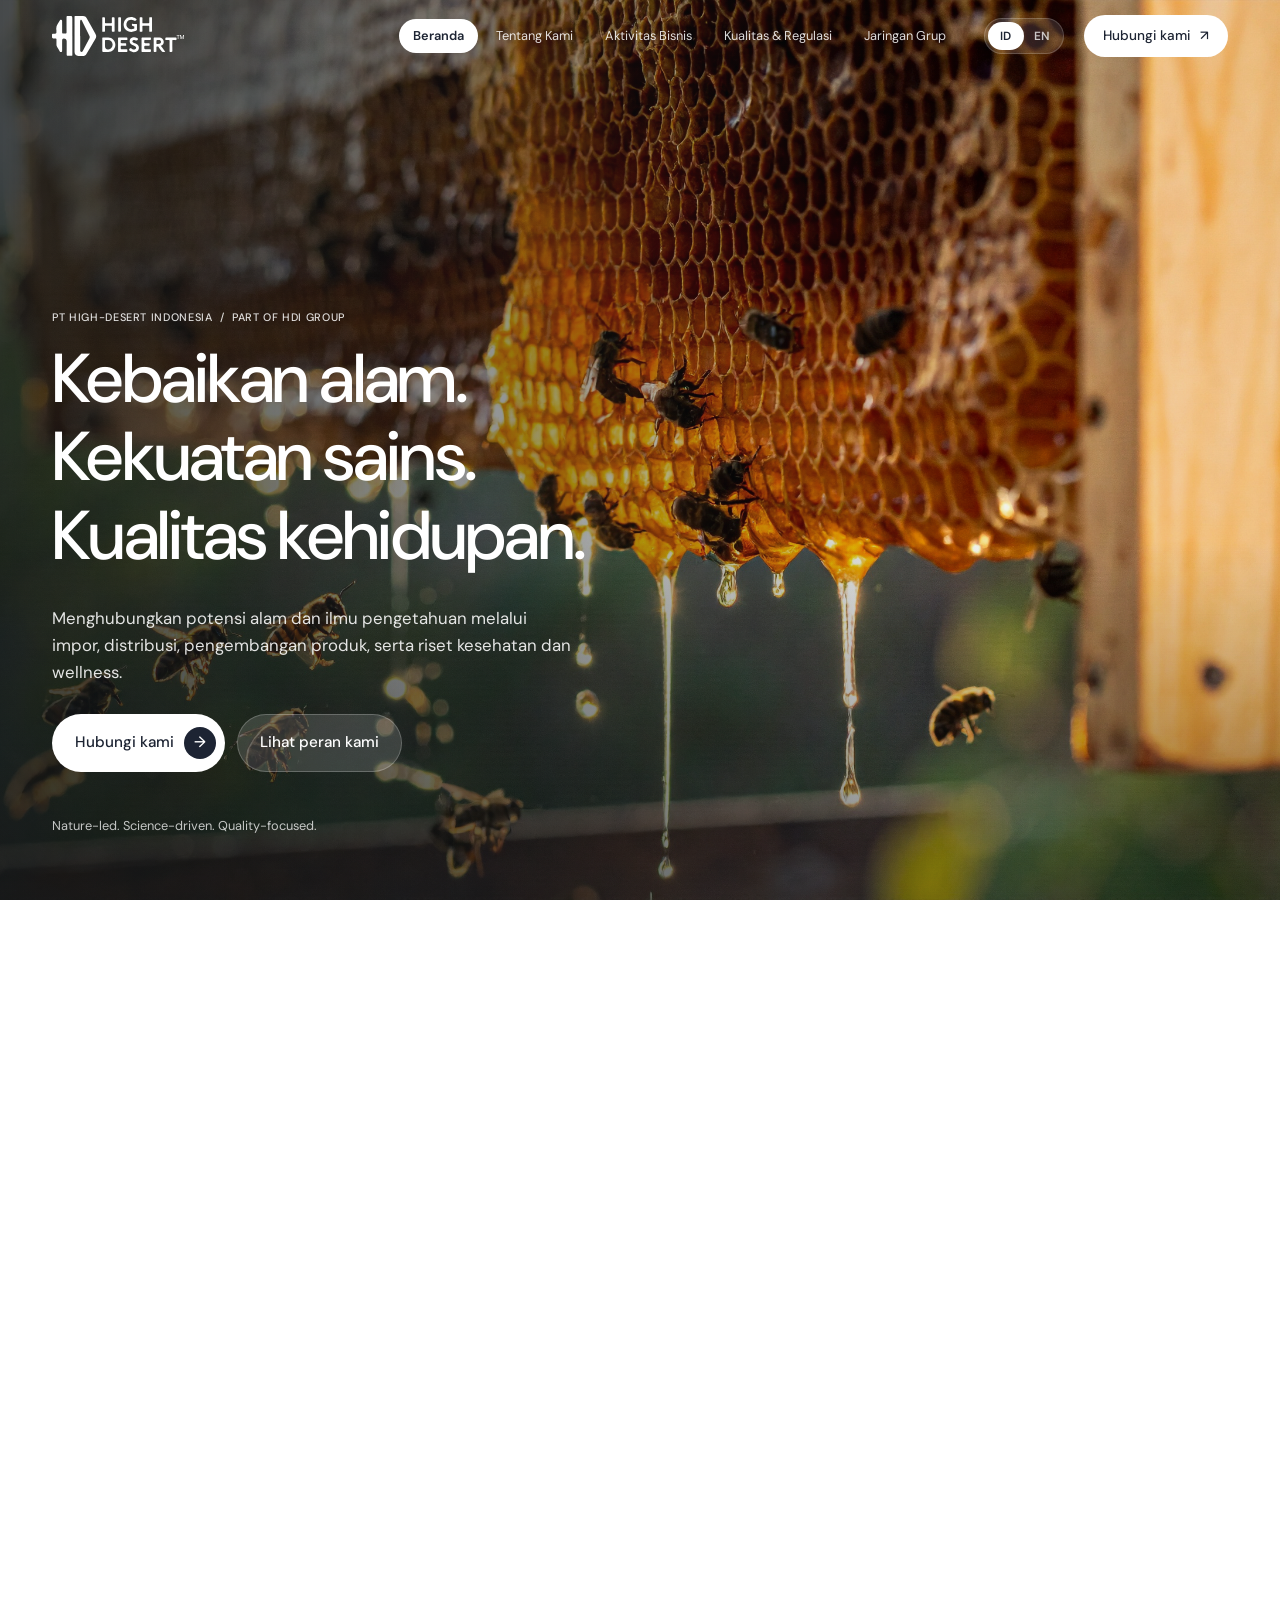
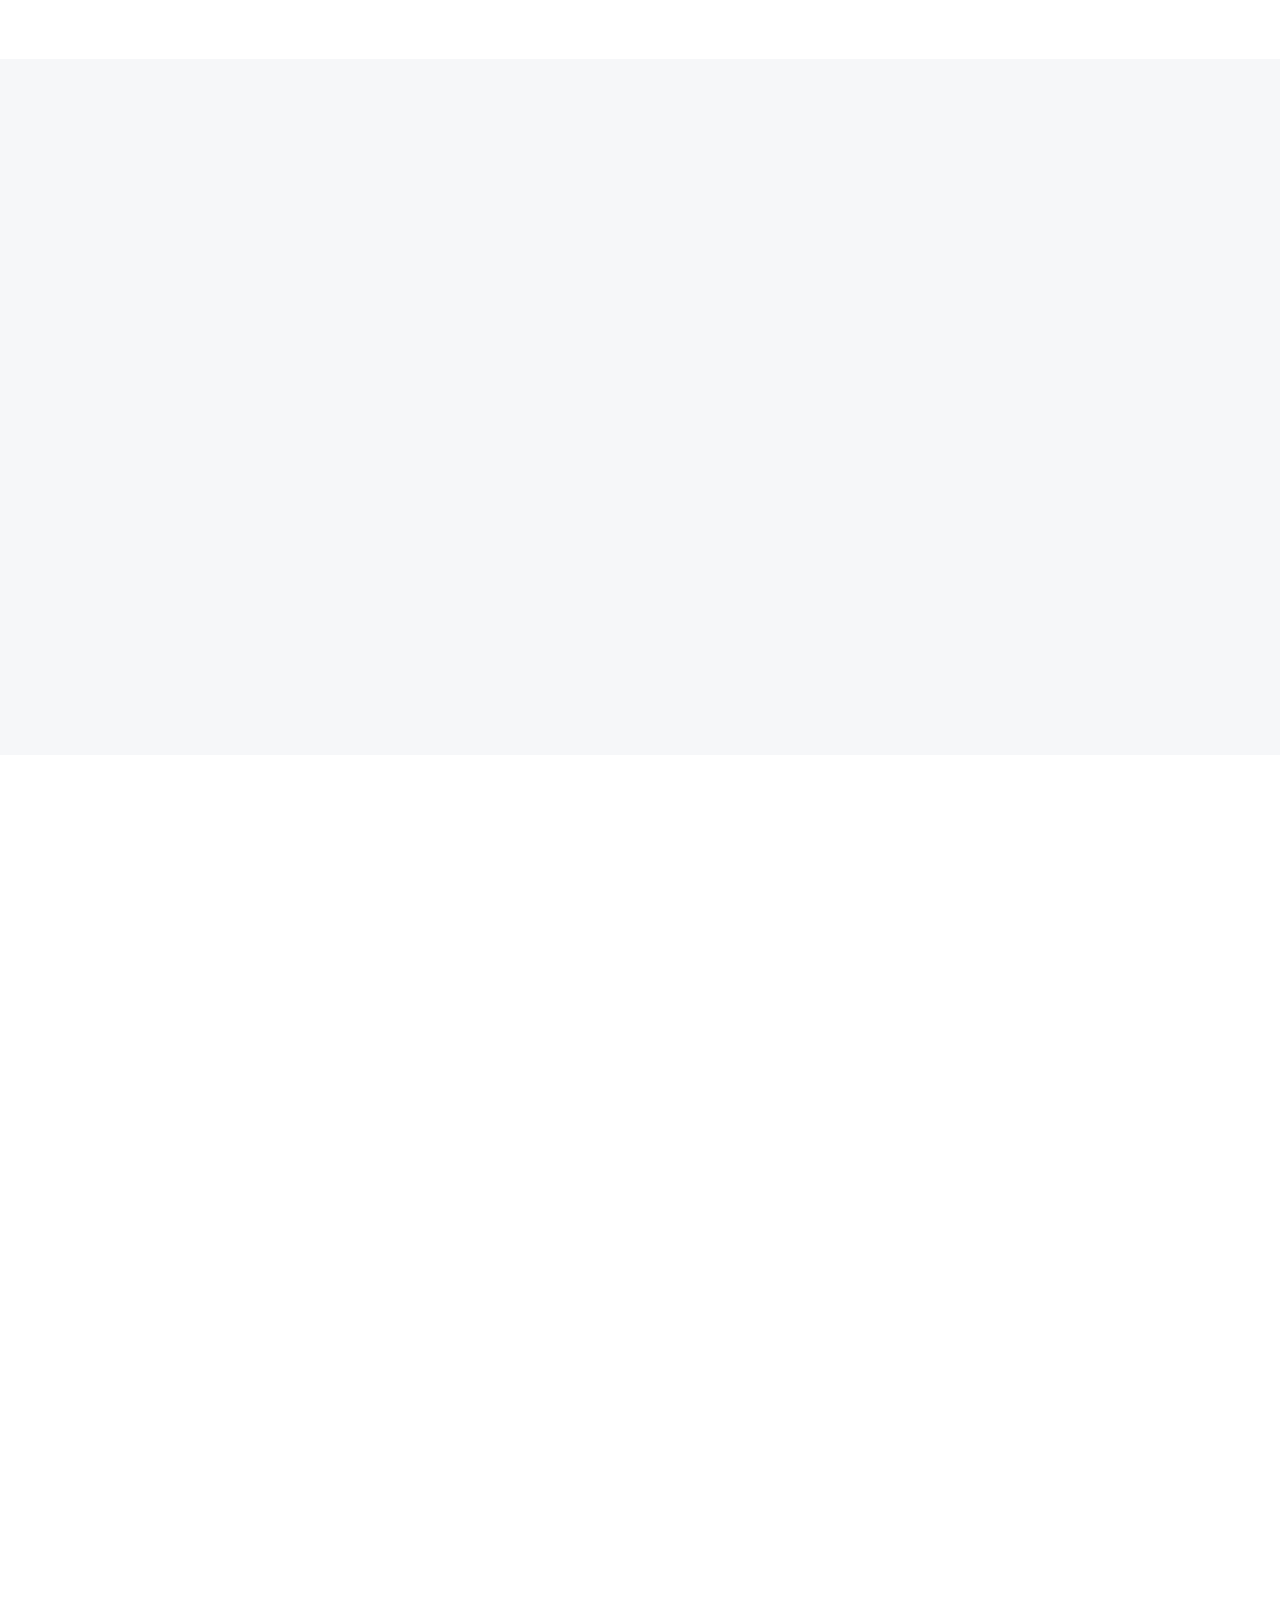
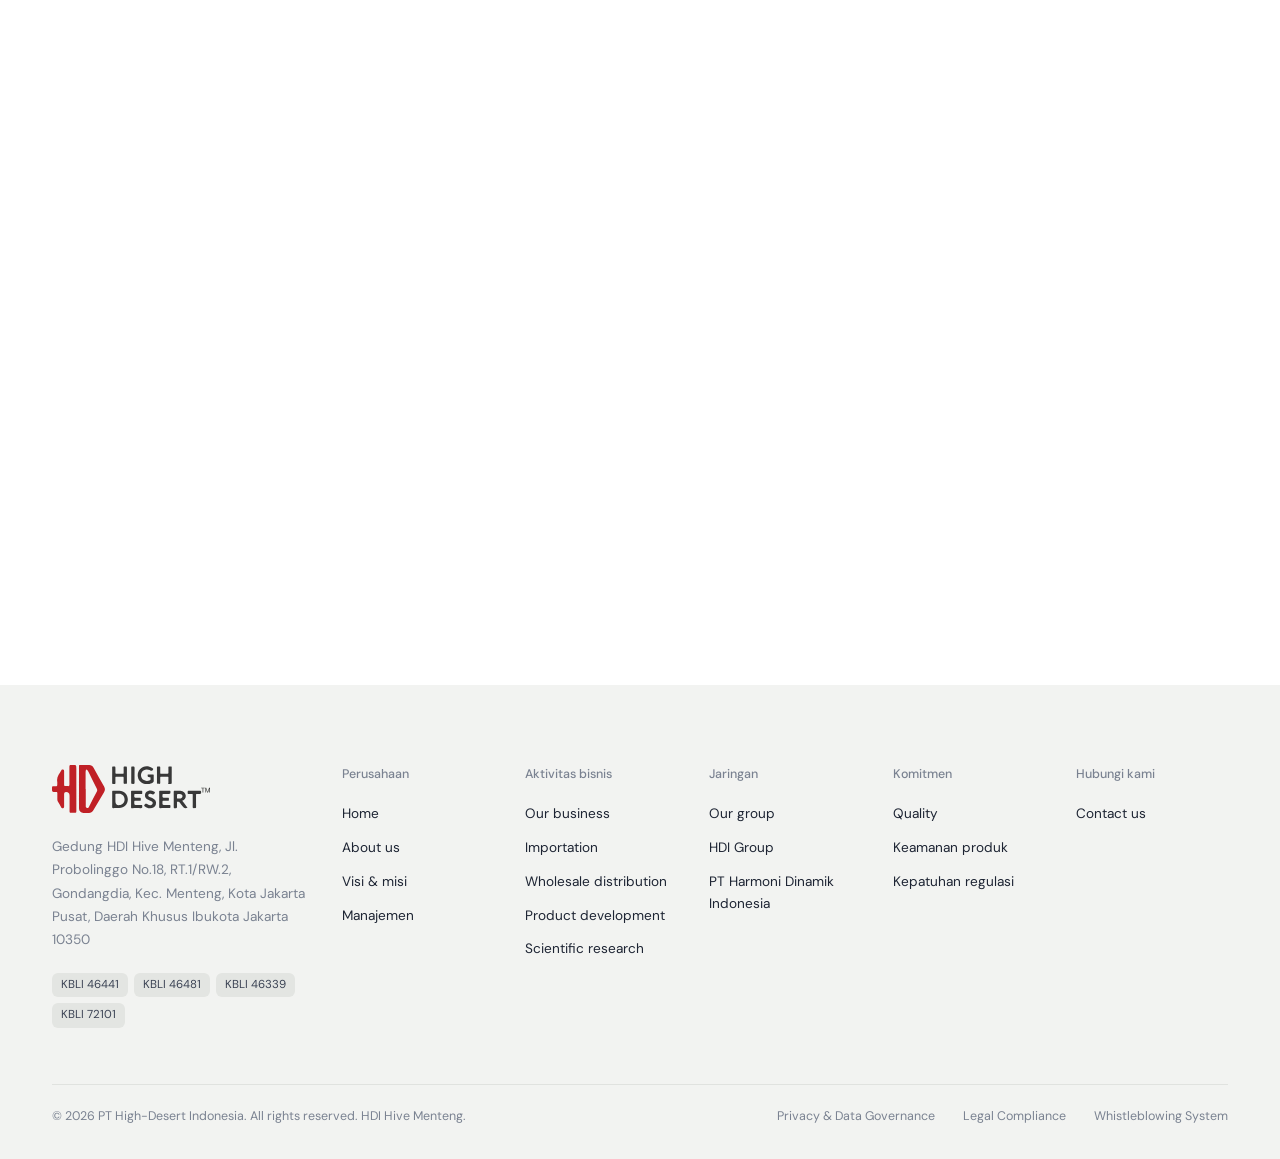
<file: index.html>
<!DOCTYPE html>
<html lang="id">
<head>
  <meta charset="UTF-8" />
  <meta name="viewport" content="width=device-width, initial-scale=1.0" />
  <title>PT High-Desert Indonesia — Holding & Bioactive Apitherapy</title>
  <meta name="description" content="PT High-Desert Indonesia, bagian dari HDI Group. Menghubungkan potensi alam dan ilmu pengetahuan melalui impor, distribusi, pengembangan produk, serta riset kesehatan dan wellness." />
  <link rel="preconnect" href="https://fonts.googleapis.com" />
  <link rel="preconnect" href="https://fonts.gstatic.com" crossorigin />
  <link href="https://fonts.googleapis.com/css2?family=DM+Sans:opsz,wght@9..40,300;9..40,400;9..40,500;9..40,600;9..40,700&display=swap" rel="stylesheet" />
  <link rel="stylesheet" href="style.css" />
</head>
<body>

  <!-- ============ HEADER ============ -->
  <header class="site-header">
    <div class="container header-inner">
      <a href="#top" class="brand" aria-label="High-Desert — kembali ke atas">
        <img src="assets/logo-white.svg" alt="High-Desert — Holding & Bioactive Apitherapy" class="brand-logo" width="132" height="40" />
      </a>

      <nav class="main-nav" aria-label="Navigasi utama">
        <ul>
          <li><a href="#top" class="is-active">Beranda</a></li>
          <li><a href="about.html">Tentang Kami</a></li>
          <li><a href="business.html">Aktivitas Bisnis</a></li>
          <li><a href="quality.html">Kualitas &amp; Regulasi</a></li>
          <li><a href="network.html">Jaringan Grup</a></li>
        </ul>
      </nav>

      <div class="lang-switch" role="group" aria-label="Pilih bahasa">
        <button type="button" data-lang="id" aria-pressed="true">ID</button>
        <button type="button" data-lang="en" aria-pressed="false">EN</button>
        <span class="lang-pill" aria-hidden="true"></span>
      </div>

      <a href="contact.html" class="btn btn-light btn-sm header-cta">Hubungi kami <span aria-hidden="true">↗</span></a>

      <button class="nav-toggle" aria-label="Buka menu" aria-expanded="false">
        <span></span><span></span>
      </button>
    </div>
  </header>

  <main>
    <!-- ============ HERO ============ -->
    <section class="hero" id="top">
      <div class="hero-bg" style="--img:url('assets/hero.jpg')"></div>
      <div class="hero-overlay"></div>
      <div class="container hero-content">
        <p class="eyebrow eyebrow-light hero-anim" style="--d:.1s">PT High-Desert Indonesia &nbsp;/&nbsp; Part of HDI Group</p>
        <h1 class="hero-title">
          <span class="line"><span class="hero-anim" style="--d:.25s">Kebaikan alam.</span></span>
          <span class="line"><span class="hero-anim" style="--d:.4s">Kekuatan sains.</span></span>
          <span class="line"><span class="hero-anim" style="--d:.55s">Kualitas kehidupan.</span></span>
        </h1>
        <p class="hero-lead hero-anim" style="--d:.75s">
          Menghubungkan potensi alam dan ilmu pengetahuan melalui impor, distribusi,
          pengembangan produk, serta riset kesehatan dan wellness.
        </p>
        <div class="hero-actions hero-anim" style="--d:.9s">
          <a href="contact.html" class="btn btn-light btn-arrow">Hubungi kami <span class="arrow-circle" aria-hidden="true">→</span></a>
          <a href="#business" class="btn btn-glass">Lihat peran kami</a>
        </div>
        <p class="hero-note hero-anim" style="--d:1.05s">Nature-led. Science-driven. Quality-focused.</p>
      </div>
    </section>

    <!-- ============ FONDASI ============ -->
    <section class="section section-foundation">
      <div class="container">
        <div class="section-head reveal">
          <h2 class="h2">Fondasi yang kuat untuk wellness yang berkelanjutan.</h2>
          <p class="muted">PT High-Desert Indonesia merupakan bagian dari HDI Group, yang memiliki pengalaman panjang di industri kesehatan dan wellness.</p>
        </div>

        <div class="bento">
          <article class="card card-soft bento-a reveal">
            <p class="eyebrow">Part of HDI Group</p>
            <h3 class="h4">Terhubung. Terintegrasi.</h3>
            <p class="muted small">Berada dalam ekosistem HDI Group yang menghubungkan produk, pengetahuan, dan jaringan bisnis untuk mendukung kesehatan dan wellness.</p>
            <div class="card-media media-bottom" style="--img:url('assets/family.png')"></div>
          </article>

          <article class="card card-soft bento-b reveal" style="--d:.1s">
            <p class="eyebrow">01 / Visi</p>
            <h3 class="h4">Mendukung kualitas kehidupan yang lebih baik.</h3>
            <div class="green-row">
              <div class="green-img" style="--img:url('assets/hands-moss.png')"></div>
              <p>Melalui ekosistem kesehatan dan wellness yang tepercaya dan berkelanjutan.</p>
            </div>
          </article>

          <article class="card card-soft bento-c reveal" style="--d:.2s">
            <h3 class="h5">Kualitas dalam setiap langkah.</h3>
            <p class="muted small">Menjaga kualitas, keamanan, dan kepatuhan sesuai lingkup kegiatan perusahaan.</p>
          </article>

          <article class="card card-soft bento-d reveal" style="--d:.3s">
            <p class="eyebrow">02 / Misi</p>
            <h3 class="h4">Menghubungkan potensi, menghadirkan manfaat.</h3>
            <div class="misi-row">
              <p class="muted small">Mengintegrasikan distribusi, pengembangan produk, dan riset dengan praktik yang bertanggung jawab.</p>
              <div class="card-media misi-img" style="--img:url('assets/lab-scientist.png')"></div>
            </div>
          </article>

          <article class="card card-soft bento-wide reveal">
            <div>
              <h3 class="h4">Nature-led. Science-driven. Quality-focused.</h3>
              <p class="muted small">Menghubungkan kebaikan alam dan ilmu pengetahuan<br />untuk mendukung kualitas kehidupan yang lebih baik.</p>
            </div>
            <div class="circle-img" style="--img:url('assets/honeycomb-dish.png')"></div>
          </article>
        </div>
      </div>
    </section>

    <!-- ============ BUSINESS ============ -->
    <section class="section" id="business">
      <div class="container">
        <div class="section-head reveal">
          <p class="eyebrow">03 / Our business activities</p>
          <h2 class="h2">Satu ekosistem. Beragam kontribusi.</h2>
          <p class="muted">Menghubungkan produk, pengetahuan, dan jaringan bisnis untuk mendukung kesehatan dan wellness.</p>
        </div>

        <div class="biz-grid">
          <a href="business.html#importation" class="biz-card reveal" style="--d:0s">
            <div class="biz-img" style="--img:url('assets/honey.png')"></div>
            <div class="biz-body">
              <p class="eyebrow eyebrow-light biz-eyebrow">01 / Our business</p>
              <div class="biz-text">
                <h3>Importation &amp;<br />wholesale distribution</h3>
                <div class="biz-detail">
                  <div>
                    <p>Importasi dan distribusi wholesale produk untuk mendukung kebutuhan perusahaan dalam HDI Group.</p>
                    <ul class="biz-tags"><li>Suplemen</li><li>Obat tradisional</li><li>Food &amp; beverages</li><li>Personal care</li><li>Skincare</li></ul>
                  </div>
                </div>
              </div>
            </div>
          </a>
          <a href="business.html#divisi" class="biz-card reveal" style="--d:0.1s">
            <div class="biz-img" style="--img:url('assets/distribusi.png')"></div>
            <div class="biz-body">
              <p class="eyebrow eyebrow-light biz-eyebrow">02 / Our business</p>
              <div class="biz-text">
                <h3>Distribusi dalam<br />jaringan HDI Group</h3>
                <div class="biz-detail">
                  <div>
                    <p>Mendistribusikan produk kepada perusahaan di dalam HDI Group, termasuk PT Harmoni Dinamik Indonesia.</p>
                    <ul class="biz-tags"><li>Jaringan bisnis</li><li>Pasokan produk</li><li>Kolaborasi</li></ul>
                  </div>
                </div>
              </div>
            </div>
          </a>
          <a href="business.html#bskin" class="biz-card reveal" style="--d:0.2s">
            <div class="biz-img" style="--img:url('assets/bskin.webp')"></div>
            <div class="biz-body">
              <p class="eyebrow eyebrow-light biz-eyebrow">03 / Our business</p>
              <div class="biz-text">
                <h3>Importasi skincare B/<br />SKIN</h3>
                <div class="biz-detail">
                  <div>
                    <p>Mendukung kegiatan importasi produk skincare B/SKIN dalam lingkup usaha PT High-Desert Indonesia.</p>
                    <ul class="biz-tags"><li>B/SKIN</li><li>Skincare</li></ul>
                  </div>
                </div>
              </div>
            </div>
          </a>
          <a href="business.html#research" class="biz-card reveal" style="--d:0.3s">
            <div class="biz-img" style="--img:url('assets/research1.png')"></div>
            <div class="biz-body">
              <p class="eyebrow eyebrow-light biz-eyebrow">04 / Our business</p>
              <div class="biz-text">
                <h3>Product development<br />&amp; scientific research</h3>
                <div class="biz-detail">
                  <div>
                    <p>Pengembangan produk, kegiatan penelitian, dan kolaborasi ilmiah yang berada di bawah PT High-Desert Indonesia.</p>
                    <ul class="biz-tags"><li>Pengembangan produk</li><li>Penelitian</li><li>Kolaborasi ilmiah</li></ul>
                  </div>
                </div>
              </div>
            </div>
          </a>
        </div>
      </div>
    </section>

    <!-- ============ RESEARCH BANNER ============ -->
    <section class="section section-tight">
      <div class="container">
        <div class="research-banner reveal">
          <div class="research-img" style="--img:url('assets/Research image.png')"></div>
          <div class="research-overlay"></div>
          <div class="research-content">
            <p class="eyebrow eyebrow-light">Nature-led. Science-driven.</p>
            <h2 class="h2 light">Potensi alam,<br />didukung penelitian.</h2>
            <p class="research-text">Pengembangan produk, kegiatan penelitian, dan kolaborasi ilmiah yang berada di bawah PT High-Desert Indonesia.</p>
            <a href="business.html#research" class="btn btn-light btn-sm btn-blue-text">Product development &amp; research</a>
          </div>
        </div>
      </div>
    </section>

    <!-- ============ ABOUT ============ -->
    <section class="section section-tint" id="about">
      <div class="container">
        <div class="about-head">
          <div class="reveal">
            <p class="eyebrow">02 / About us</p>
            <h2 class="h2">Bertumbuh dengan tujuan.<br />Bergerak dengan integritas.</h2>
          </div>
          <p class="muted reveal" style="--d:.15s">Sebagai bagian dari HDI Group, PT High-Desert Indonesia mendukung ekosistem kesehatan dan wellness melalui kegiatan bisnis yang terintegrasi, kolaboratif, dan bertanggung jawab.</p>
        </div>

        <div class="about-grid">
          <article class="journey-card reveal">
            <p class="eyebrow eyebrow-blue">Perjalanan perusahaan</p>
            <h3 class="h4">Berakar pada perjalanan HDI Group.</h3>
            <p class="muted small">Tahun pendirian &amp; riwayat sejak era Mr Peter Chia menunggu verifikasi akta oleh Legal melalui Amin.</p>
            <p class="journey-foot">Terhubung dalam jaringan HDI Group.<br />Berkomitmen pada kualitas &amp; kepatuhan.</p>
          </article>

          <div class="leaders reveal" style="--d:.15s">
            <h3 class="h5">Kepemimpinan perusahaan</h3>
            <p class="muted small">Manajemen yang mengarahkan langkah dan tanggung jawab perusahaan.</p>
            <div class="leader-grid">
              <article class="leader-card leader-lilac">
                <p class="eyebrow">Komisaris Utama</p>
                <div class="leader-photo" style="--img:url('assets/brandon-chia.png')"></div>
                <h4>Brandon<br />Chia</h4>
              </article>
              <article class="leader-card leader-lime">
                <p class="eyebrow">Direktur</p>
                <div class="leader-photo" style="--img:url('assets/alva-paloma.png')"></div>
                <h4>Alva<br />Paloma</h4>
              </article>
            </div>
          </div>
        </div>
      </div>
    </section>

    <!-- ============ QUALITY ============ -->
    <section class="section" id="quality">
      <div class="container">
        <div class="section-head reveal">
          <h2 class="h2">Kepercayaan dimulai dari standar yang dijaga.</h2>
          <p class="muted">Kualitas, keamanan, dan kepatuhan menjadi bagian dari tanggung jawab kami pada setiap tahap kegiatan usaha.</p>
          <a href="quality.html" class="text-link">Quality &amp; regulatory commitment <span aria-hidden="true">→</span></a>
        </div>

        <div class="quality-grid">
          <div class="quality-img reveal" style="--img:url('assets/quality-lab.png')"></div>
          <ul class="quality-list">
            <li class="reveal" style="--d:.1s">
              <h3 class="h5">Kualitas &amp; keamanan produk</h3>
              <p class="muted small">Pengawasan kualitas serta pemenuhan persyaratan produk sesuai kategori dan lingkup kegiatan perusahaan.</p>
            </li>
            <li class="reveal" style="--d:.2s">
              <h3 class="h5">Kepatuhan regulasi</h3>
              <p class="muted small">Koordinasi dengan instansi terkait, termasuk BPOM dan BPJPH, sesuai kebutuhan dan ketentuan yang berlaku.</p>
            </li>
            <li class="reveal" style="--d:.3s">
              <h3 class="h5">Pengawasan yang bertanggung jawab</h3>
              <p class="muted small">Mendukung proses evaluasi dan kelengkapan dokumen untuk pemenuhan persyaratan regulasi produk.</p>
            </li>
          </ul>
        </div>
        <p class="quality-note reveal"><strong>BPOM / BPJPH</strong> <span>Koordinasi regulasi sesuai lingkup usaha • bukan pernyataan sertifikasi seluruh produk.</span></p>
      </div>
    </section>

    <!-- ============ CONTACT ============ -->
    <section class="section" id="contact">
      <div class="container contact-grid">
        <div class="reveal">
          <p class="eyebrow">06 / Contact us</p>
          <h2 class="h2">Mari terhubung.</h2>
          <p class="muted">Untuk informasi perusahaan dan penjajakan kerja sama,<br />silakan hubungi PT High-Desert Indonesia.</p>

          <div class="contact-item">
            <p class="eyebrow eyebrow-blue">Kantor</p>
            <h3 class="h5">Menteng, Jakarta Pusat · Lantai 8</h3>
            <p class="muted small">Jl. Probolinggo No.18, RT.1/RW.2, Gondangdia, Kec. Menteng, Kota Jakarta Pusat, DKI Jakarta 10350</p>
          </div>
          <div class="contact-item">
            <p class="eyebrow eyebrow-blue">Kontak resmi</p>
            <h3 class="h5 phone-link"><a href="tel:+62212300852">(021) 2300852</a></h3>
            <p class="muted small">Telepon kantor · Email resmi akan dilengkapi.</p>
          </div>
        </div>
        <div class="contact-img reveal" style="--d:.15s; --img:url('assets/edit4.jpg')"></div>
      </div>
    </section>
  </main>

  <!-- ============ FOOTER ============ -->
  <footer class="site-footer" id="footer">
    <div class="container">
      <div class="footer-top">
        <div class="footer-brand">
          <img src="assets/logo-color.svg" alt="High-Desert" class="footer-logo" width="160" height="49" />
          <address>Gedung HDI Hive Menteng, Jl. Probolinggo No.18, RT.1/RW.2, Gondangdia, Kec. Menteng, Kota Jakarta Pusat, Daerah Khusus Ibukota Jakarta 10350</address>
          <div class="kbli">
            <span>KBLI 46441</span><span>KBLI 46481</span><span>KBLI 46339</span><span>KBLI 72101</span>
          </div>
        </div>

        <div class="footer-col">
          <h4>Perusahaan</h4>
          <a href="#top">Home</a><a href="about.html">About us</a><a href="about.html#visi">Visi &amp; misi</a><a href="about.html#manajemen">Manajemen</a>
        </div>
        <div class="footer-col">
          <h4>Aktivitas bisnis</h4>
          <a href="business.html#divisi">Our business</a><a href="business.html#importation">Importation</a><a href="business.html#importation">Wholesale distribution</a><a href="business.html#research">Product development</a><a href="business.html#research">Scientific research</a>
        </div>
        <div class="footer-col">
          <h4>Jaringan</h4>
          <a href="network.html">Our group</a><a href="network.html#ekosistem">HDI Group</a><a href="network.html#entitas">PT Harmoni Dinamik Indonesia</a>
        </div>
        <div class="footer-col">
          <h4>Komitmen</h4>
          <a href="quality.html#komitmen">Quality</a><a href="quality.html#alur">Keamanan produk</a><a href="quality.html#regulasi">Kepatuhan regulasi</a>
        </div>
        <div class="footer-col">
          <h4>Hubungi kami</h4>
          <a href="contact.html">Contact us</a>
        </div>
      </div>

      <div class="footer-bottom">
        <p>© <span id="year">2024</span> PT High-Desert Indonesia. All rights reserved. HDI Hive Menteng.</p>
        <nav aria-label="Legal">
          <a href="#">Privacy &amp; Data Governance</a>
          <a href="#">Legal Compliance</a>
          <a href="contact.html?topik=whistleblowing#form">Whistleblowing System</a>
        </nav>
      </div>
    </div>
  </footer>

  <!-- Floating back to top dengan progress ring -->
  <button class="back-to-top js-totop" type="button" aria-label="Kembali ke atas">
    <svg viewBox="0 0 48 48" aria-hidden="true">
      <circle class="ring-bg" cx="24" cy="24" r="22" />
      <circle class="ring-progress" cx="24" cy="24" r="22" />
    </svg>
    <span class="back-to-top-arrow" aria-hidden="true">↑</span>
  </button>

  <script src="i18n.js" defer></script>
  <script src="script.js" defer></script>
</body>
</html>
</file>
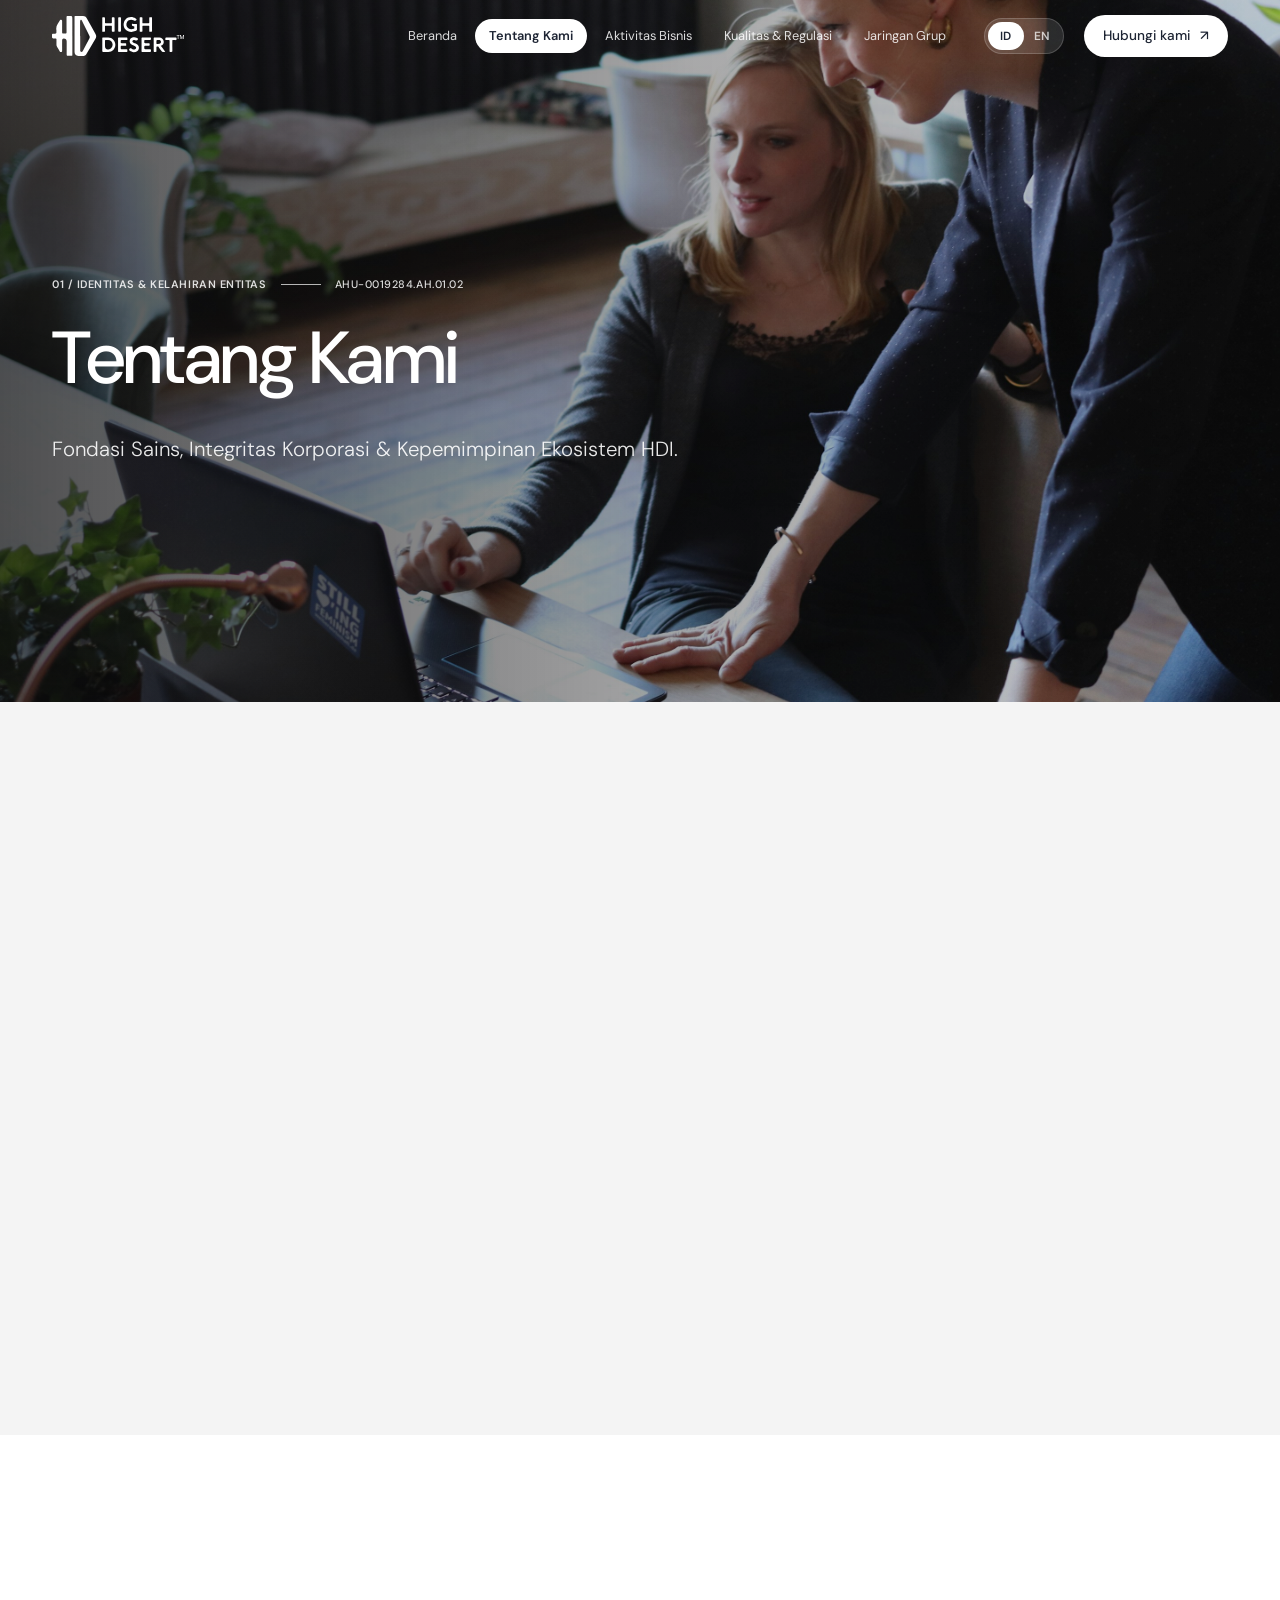
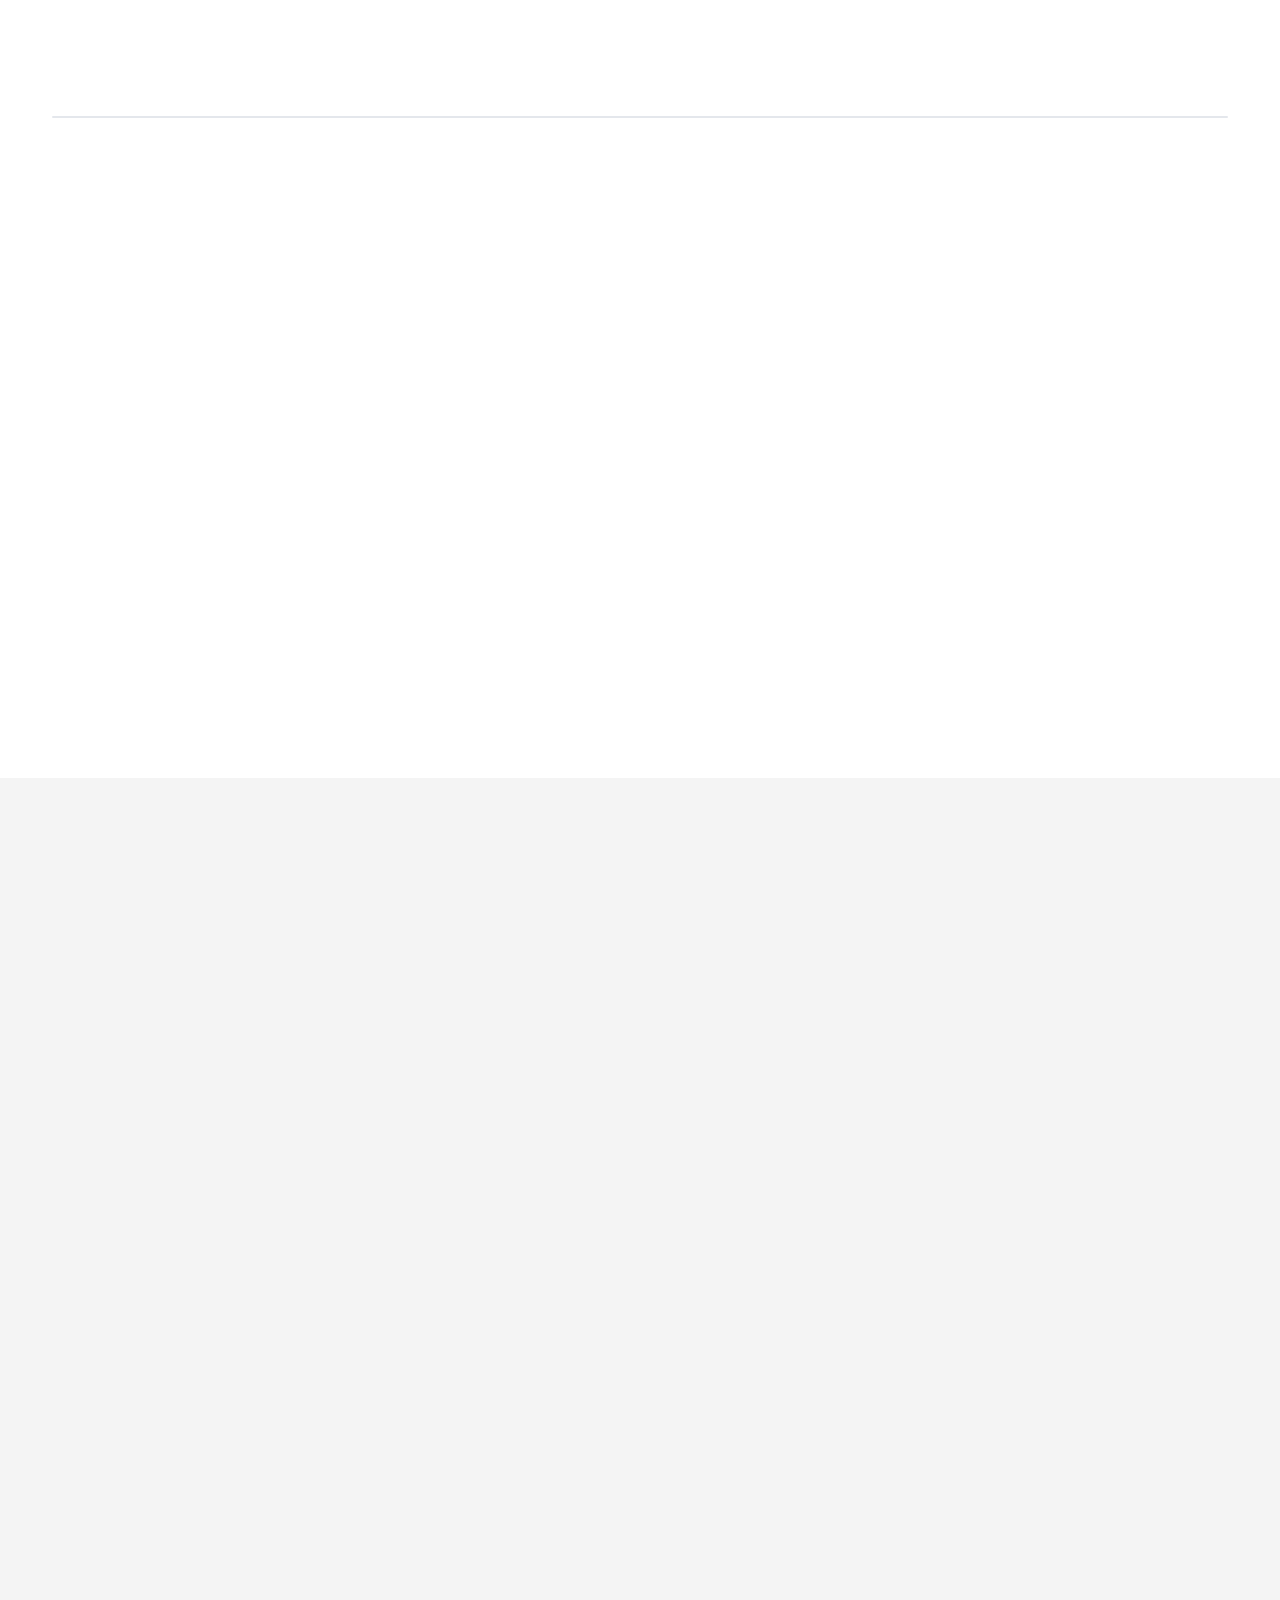
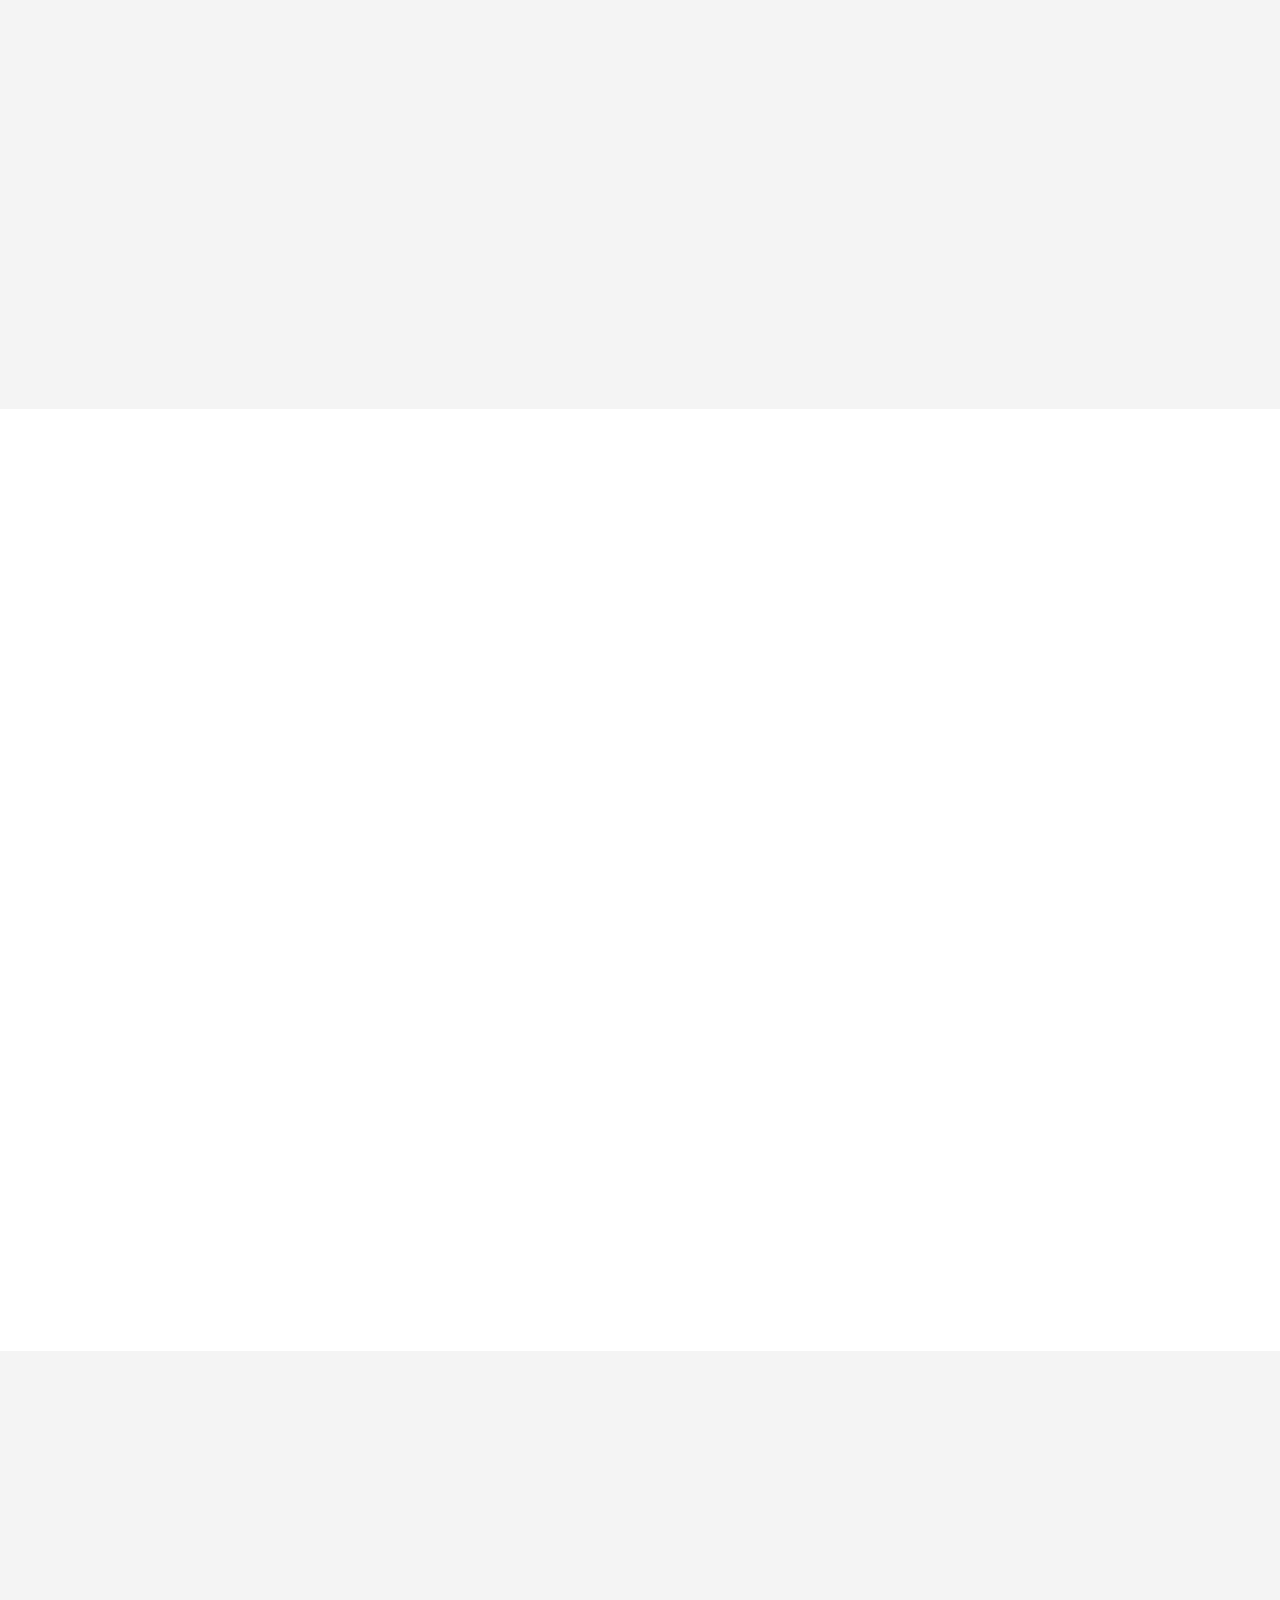
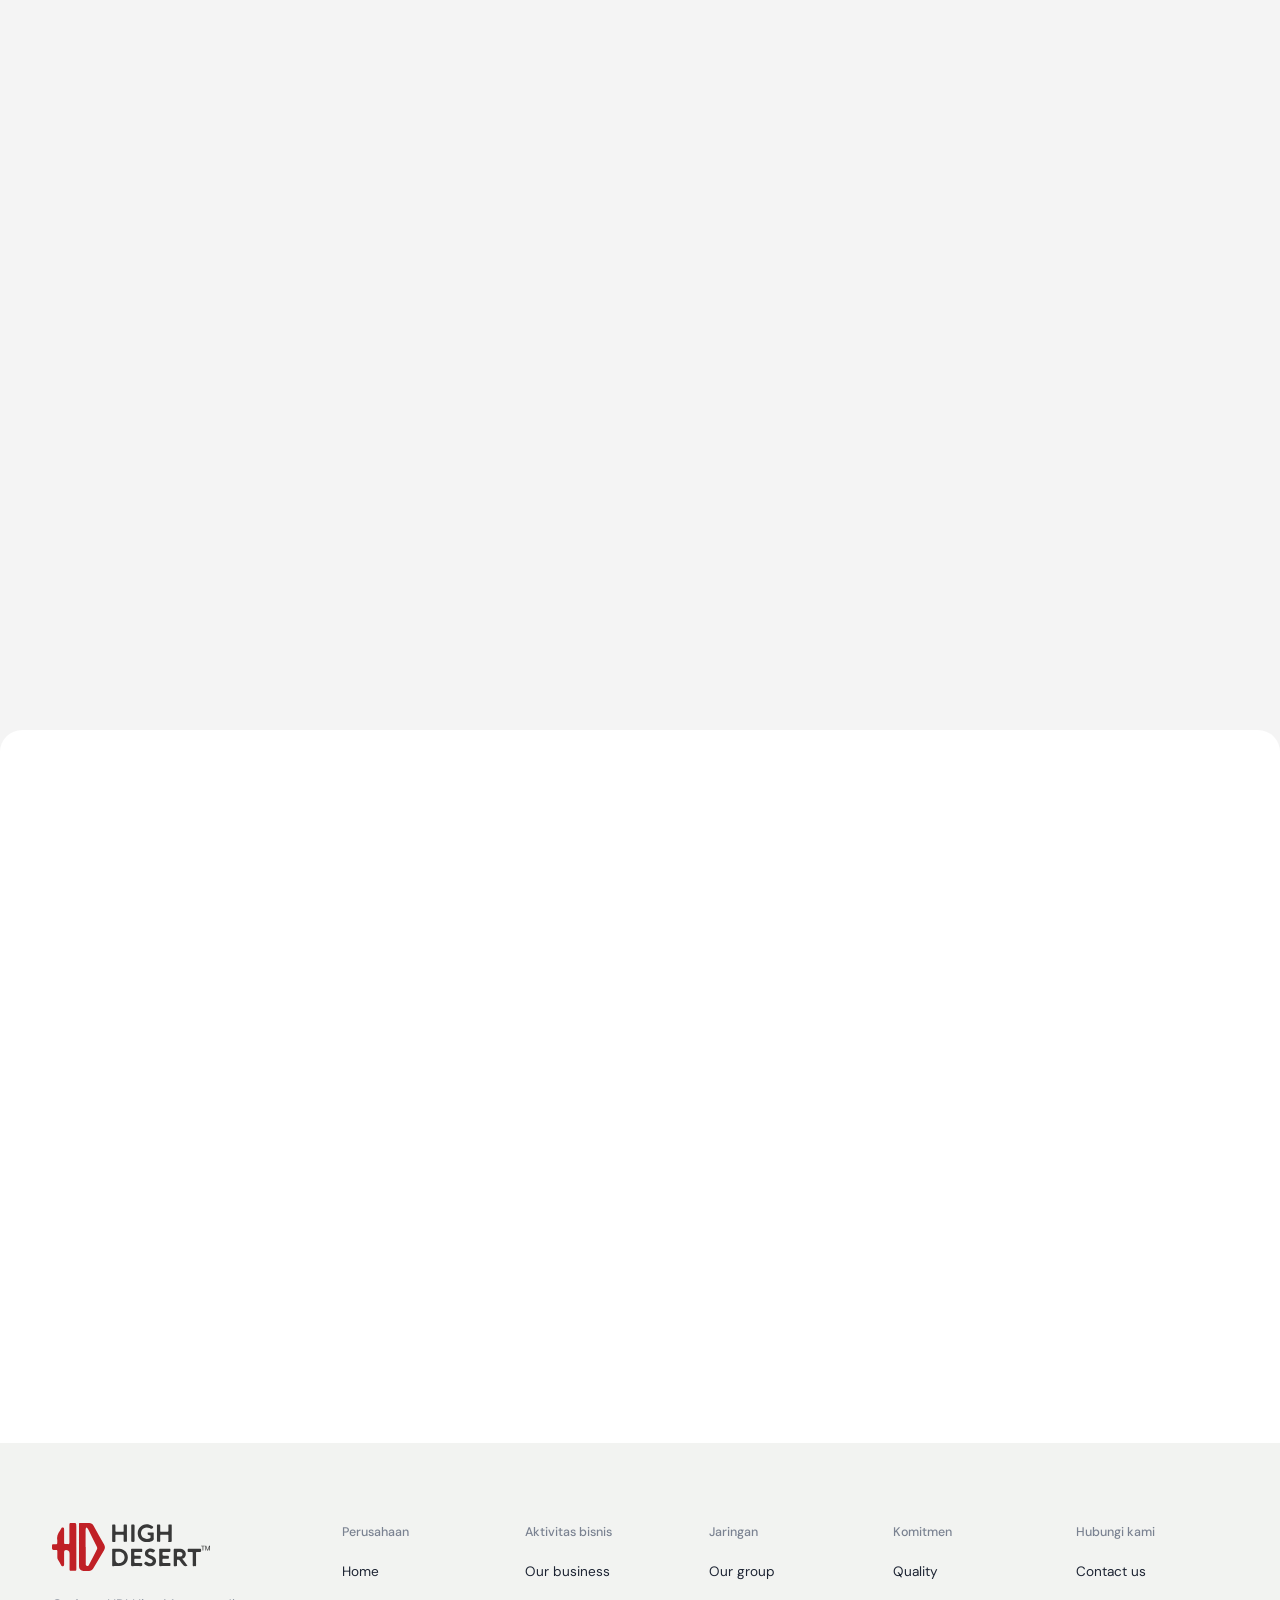
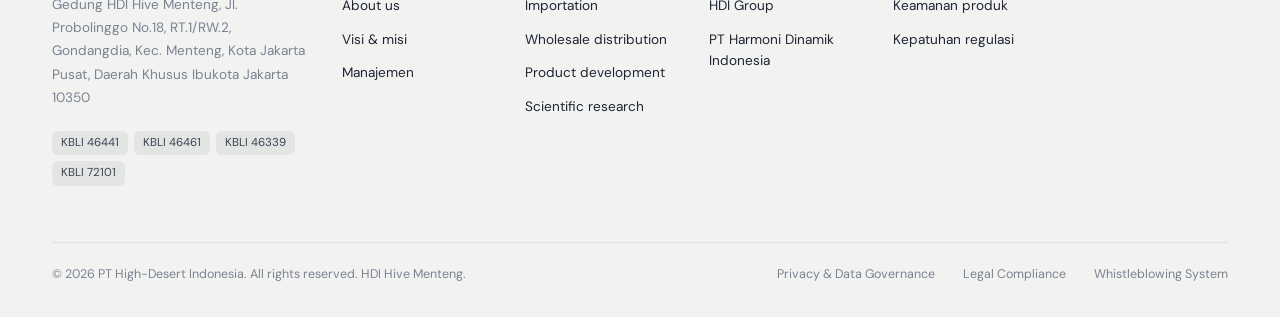
<file: about.html>
<!DOCTYPE html>
<html lang="id">
<head>
  <meta charset="UTF-8" />
  <meta name="viewport" content="width=device-width, initial-scale=1.0" />
  <title>Tentang Kami — PT High-Desert Indonesia</title>
  <meta name="description" content="Tentang PT High-Desert Indonesia: sejarah sejak 1986, tata kelola perusahaan (GCG), visi & misi, manajemen, dan kantor pusat HDI Hive Menteng." />
  <link rel="preconnect" href="https://fonts.googleapis.com" />
  <link rel="preconnect" href="https://fonts.gstatic.com" crossorigin />
  <link href="https://fonts.googleapis.com/css2?family=DM+Sans:opsz,wght@9..40,300;9..40,400;9..40,500;9..40,600;9..40,700&display=swap" rel="stylesheet" />
  <link rel="stylesheet" href="style.css" />
</head>
<body class="page-about">

  <!-- ============ HEADER ============ -->
  <header class="site-header">
    <div class="container header-inner">
      <a href="index.html" class="brand" aria-label="High-Desert — Beranda">
        <img src="assets/logo-white.svg" alt="High-Desert — Holding & Bioactive Apitherapy" class="brand-logo" width="132" height="40" />
      </a>

      <nav class="main-nav" aria-label="Navigasi utama">
        <ul>
          <li><a href="index.html">Beranda</a></li>
          <li><a href="about.html" class="is-active" aria-current="page">Tentang Kami</a></li>
          <li><a href="business.html">Aktivitas Bisnis</a></li>
          <li><a href="quality.html">Kualitas &amp; Regulasi</a></li>
          <li><a href="network.html">Jaringan Grup</a></li>
        </ul>
      </nav>

      <div class="lang-switch" role="group" aria-label="Pilih bahasa">
        <button type="button" data-lang="id" aria-pressed="true">ID</button>
        <button type="button" data-lang="en" aria-pressed="false">EN</button>
        <span class="lang-pill" aria-hidden="true"></span>
      </div>

      <a href="contact.html" class="btn btn-light btn-sm header-cta">Hubungi kami <span aria-hidden="true">↗</span></a>

      <button class="nav-toggle" aria-label="Buka menu" aria-expanded="false">
        <span></span><span></span>
      </button>
    </div>
  </header>

  <main>
    <!-- ============ 01 HERO ============ -->
    <section class="page-hero" id="top">
      <div class="page-hero-bg" style="--img:url('assets/about-us/banner.jpg')"></div>
      <div class="page-hero-overlay"></div>
      <div class="container page-hero-content">
        <p class="eyebrow eyebrow-light hero-anim page-hero-eyebrow" style="--d:.1s">
          <strong>01 / Identitas &amp; Kelahiran Entitas</strong>
          <span class="eyebrow-line"></span>
          <span>AHU-0019284.AH.01.02</span>
        </p>
        <h1 class="hero-title page-hero-title">
          <span class="line"><span class="hero-anim" style="--d:.3s">Tentang Kami</span></span>
        </h1>
        <p class="page-hero-lead hero-anim" style="--d:.55s">Fondasi Sains, Integritas Korporasi &amp; Kepemimpinan Ekosistem HDI.</p>
      </div>
    </section>

    <!-- ============ INTRO / IDENTITAS ============ -->
    <section class="section section-gray">
      <div class="container intro-grid">
        <figure class="intro-photo reveal reveal-left">
          <div class="intro-photo-img" style="--img:url('assets/about-us/sidebar.jpg')"></div>
          <figcaption class="pill-dark">Kantor Pusat • HDI Hive Menteng</figcaption>
        </figure>

        <div class="intro-body">
          <p class="intro-lead reveal">
            Perjalanan institusional PT High-Desert Indonesia berakar dari dedikasi ilmiah era Mr. Peter Chia
            sejak 1986—merintis standardisasi bioaktif apiterapi alami berbasis farmakope di Nusantara.
            Hari ini, kami berdiri kokoh sebagai holding biologis terintegrasi dengan kepatuhan tata kelola tanpa kompromi.
          </p>

          <div class="legal-card reveal" style="--d:.1s">
            <div>
              <p class="eyebrow">Legalitas Perseroan</p>
              <h3 class="legal-title">Kemenkumham RI Terdaftar</h3>
              <p class="muted small">Sistem Administrasi Badan Hukum Perseroan Terbatas</p>
            </div>
            <span class="chip chip-check">
              <svg viewBox="0 0 24 24" aria-hidden="true"><path d="M5 12.5l4.2 4.2L19 7" /></svg>
              NPWP: 01.348.829.1-073.000
            </span>
          </div>

          <div class="stats">
            <div class="stat reveal" style="--d:.15s">
              <p class="eyebrow">Est. Indonesia</p>
              <p class="stat-value"><span data-count="1986" data-from="1900">1986</span></p>
              <p class="muted small">Perintis Bio-Apiterapi</p>
            </div>
            <div class="stat reveal" style="--d:.25s">
              <p class="eyebrow">Audit Status</p>
              <p class="stat-value">WTP</p>
              <p class="muted small">Opini Wajar Tanpa Pengecualian</p>
            </div>
          </div>
        </div>
      </div>
    </section>

    <!-- ============ 02 SEJARAH ============ -->
    <section class="section" id="sejarah">
      <div class="container">
        <div class="section-head center reveal">
          <p class="eyebrow eyebrow-green">02 / Sejarah &amp; Rekam Jejak</p>
          <h2 class="h2">Warisan Keilmuan Mr. Peter Chia &amp; Transformasi Sains Modern</h2>
          <p class="muted">Arsip Kronologis 1986 — 2024</p>
        </div>

        <div class="timeline">
          <div class="timeline-track" aria-hidden="true"><span class="timeline-fill"></span></div>

          <article class="tl-card reveal" style="--d:0s">
            <div class="tl-top"><span class="tl-year">1986</span><span class="tl-tag">Pionir Lapangan</span></div>
            <h3 class="h5">Inisiasi Riset Lebah Alami di Asia Tenggara</h3>
            <p class="muted small">Mr. Peter Chia mengawali eksplorasi ilmiah terhadap hasil lebah murni berkonsentrasi tinggi. Mengintegrasikan teknologi pemanenan bebas residu dari dataran tinggi gurun untuk menjawab defisit nutrisi mikro masyarakat modern.</p>
            <div class="tl-foot">
              <p class="muted xsmall">Standar Farmakope Awal</p>
              <p class="tl-highlight">Formulasi Royal Jelly &amp; Bee Propolis Teruji</p>
            </div>
          </article>

          <article class="tl-card reveal" style="--d:.15s">
            <div class="tl-top"><span class="tl-year">2005</span><span class="tl-tag">Standardisasi Regulasi</span></div>
            <h3 class="h5">Institusionalisasi Farmasi &amp; Badan POM</h3>
            <p class="muted small">Transformasi menyeluruh kepatuhan registrasi Nomor Izin Edar (NIE) BPOM RI secara berkelanjutan. Fasilitasi pengujian laboratorium independen, akreditasi sertifikasi Halal MUI (kini BPJPH), dan audit rantai pasok dingin.</p>
            <div class="tl-foot">
              <p class="muted xsmall">Sertifikasi &amp; CPOTB</p>
              <p class="tl-highlight">100% Produk Lulus Uji Laboratorium Mutu</p>
            </div>
          </article>

          <article class="tl-card reveal" style="--d:.3s">
            <div class="tl-top"><span class="tl-year">Kini</span><span class="tl-tag">Holding Terintegrasi</span></div>
            <h3 class="h5">HDI Hive Menteng &amp; Ekosistem Digital</h3>
            <p class="muted small">Di bawah kepemimpinan modern Brandon Chia, perseroan membangun markas pusat green building HDI Hive di Menteng, meluncurkan pusat studi apiterapi multidisiplin, serta memperkuat distribusi bioaktif terpercaya di 34 provinsi.</p>
            <div class="tl-foot">
              <p class="muted xsmall">Modern Holding Framework</p>
              <p class="tl-highlight">KBLI 46441 / 46461 / 72101</p>
            </div>
          </article>
        </div>
      </div>
    </section>

    <!-- ============ GCG ============ -->
    <section class="section section-gray section-gcg">
      <div class="container">
        <div class="gcg-panel reveal">
          <div class="gcg-img-wrap">
            <div class="gcg-img parallax" style="--img:url('assets/about-us/signing.jpg')"></div>
          </div>
          <div class="gcg-body">
            <p class="eyebrow eyebrow-light icon-eyebrow">
              <svg viewBox="0 0 24 24" aria-hidden="true"><path d="M12 3l7 3v6c0 4.5-3 7.8-7 9-4-1.2-7-4.5-7-9V6l7-3z" /><path d="M9 12l2 2 4-4" /></svg>
              Good Corporate Governance (GCG)
            </p>
            <h2 class="h2 light">Integritas Fiskal &amp;<br />Transparansi Antar-Grup</h2>
            <p class="gcg-lead">Perseroan memberlakukan standar tata kelola fiskal transparan:</p>

            <ul class="gcg-list">
              <li class="slide-in" style="--d:.1s">
                <svg viewBox="0 0 24 24" aria-hidden="true"><path d="M3 10l9-6 9 6M5 10v8M9.5 10v8M14.5 10v8M19 10v8M3 20h18" /></svg>
                <div><strong>Kepatuhan Pajak DJP RI</strong><span>Laporan SPT Badan terverifikasi dengan pelunasan PPh &amp; PPN tertib.</span></div>
              </li>
              <li class="slide-in" style="--d:.25s">
                <svg viewBox="0 0 24 24" aria-hidden="true"><path d="M2 6h12v10H2zM14 9h4l3 3v4h-7z" /><circle cx="6" cy="17.5" r="1.8" /><circle cx="17" cy="17.5" r="1.8" /></svg>
                <div><strong>Kepabeanan Jalur Hijau</strong><span>Sistem customs clearance bebas hambatan berkat rekam jejak deklarasi faktur akurat.</span></div>
              </li>
              <li class="slide-in" style="--d:.4s">
                <svg viewBox="0 0 24 24" aria-hidden="true"><path d="M4 8h15l-4-4M20 16H5l4 4" /></svg>
                <div><strong>Transfer Pricing Documentation (TP Doc)</strong><span>Dokumentasi transaksi afiliasi sesuai prinsip Arm's Length Principle (PMK-172/2023).</span></div>
              </li>
            </ul>

            <p class="gcg-foot">Kode Etik Bisnis • PT High-Desert Indonesia Direvisi 2024</p>
          </div>
        </div>

        <div class="audit-grid">
          <div class="reveal">
            <p class="eyebrow icon-eyebrow dark">
              <svg viewBox="0 0 24 24" aria-hidden="true"><path d="M14 4l6 6M11 7l6 6M12.5 5.5l-6 6 6 6 6-6M4 20l6.5-6.5M3 21h8" /></svg>
              Dokumen Kepatuhan Lembaga Keuangan &amp; Fiskal
            </p>
            <h2 class="h2">Prinsip Keterbukaan Auditor &amp; Hubungan Lembaga Keuangan</h2>
          </div>
          <div>
            <p class="audit-text reveal" style="--d:.1s">Sebagai komitmen perseroan terhadap Good Corporate Governance (GCG), seluruh laporan tahunan, pergerakan devisa hasil ekspor/impor bahan bioaktif, dan transfer pricing antar-afiliasi grup HDI diaudit secara berkala oleh Kantor Akuntan Publik (KAP) terdaftar OJK dan Kementerian Keuangan RI. Kepatuhan perpajakan dijamin penuh melalui pelaporan SPT Tahunan Wajib Pajak Badan secara presisi.</p>

            <div class="status-card reveal" style="--d:.2s">
              <div class="status-top">
                <p class="eyebrow">Status Pabean &amp; Pajak</p>
                <span class="chip chip-green"><span class="live-dot"></span>Jalur Hijau</span>
              </div>
              <p class="muted small">Pemberitahuan Impor Barang (PIB)</p>
              <p class="status-strong">Mitra Utama Kepabeanan (MITA)</p>
              <p class="muted small">Penandatangan Resmi SPT / Fiskal</p>
              <p class="status-strong small-strong">Direktorat Keuangan &amp; Hukum Perseroan</p>
            </div>
          </div>
        </div>
      </div>
    </section>

    <!-- ============ 03 VISI MISI ============ -->
    <section class="section" id="visi">
      <div class="container">
        <div class="section-head wide reveal">
          <p class="pill-outline">03 / Pilar Strategis Perseroan</p>
          <h2 class="h2 h2-lg">Visi, Misi &amp; Komitmen Tata Kelola (Good Corporate Governance)</h2>
          <p class="muted">Prinsip akuntabilitas struktural yang menopang seluruh keputusan operasional, perizinan, dan hubungan kemitraan holding kami.</p>
        </div>

        <div class="vm-grid">
          <article class="vm-card vm-visi reveal">
            <p class="eyebrow eyebrow-light icon-eyebrow">
              <svg viewBox="0 0 24 24" aria-hidden="true"><path d="M2 12s3.6-7 10-7 10 7 10 7-3.6 7-10 7S2 12 2 12z" /><circle cx="12" cy="12" r="3" /></svg>
              Visi Korporasi
            </p>
            <h3 class="vm-title">Menjadi Holding Bio-Apiterapi &amp; Pusat Importasi Farmasi Terpercaya</h3>
            <p class="vm-text">Menjamin mutu tertinggi, keaslian ilmiah, dan keberlanjutan pasokan nutrasetika bermutu terapeutik bagi ketahanan kesehatan serta perbaikan kualitas hidup seluruh masyarakat Indonesia.</p>
          </article>

          <article class="vm-card vm-misi reveal" style="--d:.15s">
            <div class="vm-misi-bg parallax" style="--img:url('assets/about-us/visi-misi.jpg')"></div>
            <div class="vm-misi-content">
              <p class="eyebrow eyebrow-light icon-eyebrow">
                <svg viewBox="0 0 24 24" aria-hidden="true"><path d="M5 21V4M5 4h12l-2 4 2 4H5" /></svg>
                Misi Utama Perseroan
              </p>
              <ol class="misi-list">
                <li class="slide-in" style="--d:.2s"><span class="misi-no">01</span><div><strong>Kepatuhan Regulasi Penuh Tanpa Kompromi</strong><p>Mematuhi regulasi Badan POM, Kementerian Kesehatan RI, dan jaminan produk Halal BPJPH secara absolut di setiap lini sediaan.</p></div></li>
                <li class="slide-in" style="--d:.35s"><span class="misi-no">02</span><div><strong>Fasilitasi Riset Fitokimia &amp; Uji Klinis Terdepan</strong><p>Mendukung riset ilmiah berbasis bukti (evidence-based medicine) bekerja sama dengan universitas ternama dan institusi kesehatan nasional.</p></div></li>
                <li class="slide-in" style="--d:.5s"><span class="misi-no">03</span><div><strong>Rantai Distribusi Bersertifikasi CDOB &amp; ISO</strong><p>Menjaga Cara Distribusi Obat yang Baik (CDOB) serta tata kelola mutu ISO 9001:2015 mulai dari pelabuhan masuk hingga gudang regional.</p></div></li>
              </ol>
            </div>
          </article>
        </div>
      </div>
    </section>

    <!-- ============ 04 MANAJEMEN ============ -->
    <section class="section section-gray" id="manajemen">
      <div class="container">
        <div class="section-head wide reveal">
          <p class="pill-outline">04 / Kepemimpinan Terpilih</p>
          <h2 class="h2 h2-lg">Struktur Manajemen &amp; Dewan Direksi Perseroan</h2>
          <p class="muted">Dikelola oleh profesional berpengalaman dengan komitmen hukum dan integritas fiskal yang<br />terverifikasi bagi otoritas regulasi serta mitra perbankan.</p>
        </div>

        <div class="team-grid">
          <article class="team-card reveal" style="--d:0s">
            <div class="team-photo">
              <div class="team-img is-cutout" style="--img:url('assets/brandon-chia.png')"></div>
              <span class="team-badge">Dewan Komisaris</span>
            </div>
            <div class="team-body">
              <p class="eyebrow">Chairman &amp; Komisaris Utama</p>
              <h3 class="team-name">Brandon Chia</h3>
              <p class="muted small">Pemimpin transformasi strategis global HDI Group. Bertanggung jawab atas pengawasan tata kelola holding, ekspansi riset terapeutik internasional, dan peremajaan infrastruktur modern grup.</p>
            </div>
          </article>

          <article class="team-card reveal" style="--d:.15s">
            <div class="team-photo">
              <div class="team-img is-cutout" style="--img:url('assets/alva-paloma.png')"></div>
              <span class="team-badge">Penandatangan Resmi Fiskal</span>
            </div>
            <div class="team-body">
              <p class="eyebrow">Direktur Keuangan &amp; Legalitas</p>
              <h3 class="team-name">Alva</h3>
              <p class="muted small">Penanggung jawab utama kepatuhan pelaporan perpajakan perseroan, penandatangan resmi berkas SPT/fiskal, audit perbankan, dan harmonisasi dokumen hukum perizinan di Kementerian &amp; Ditjen Pajak.</p>
            </div>
          </article>

          <article class="team-card reveal" style="--d:.3s">
            <div class="team-photo">
              <div class="team-img is-cutout" style="--img:url('assets/peter-chia.png')"></div>
              <span class="team-badge">Dewan Pendiri</span>
            </div>
            <div class="team-body">
              <p class="eyebrow">Pondasi Heritage &amp; Penasihat</p>
              <h3 class="team-name">Era Mr. Peter Chia</h3>
              <p class="muted small">Dewan pendiri dan perintis yang meletakkan standar kemurnian absolut formulasi bio-apiterapi. Warisan metodologi ekstraksi propolis dan enzim lebah terus menjadi rujukan formulasi sediaan mutakhir.</p>
            </div>
          </article>
        </div>
      </div>
    </section>

    <!-- ============ 05 KANTOR ============ -->
    <section class="section section-rounded" id="kantor">
      <div class="container office-grid">
        <div>
          <p class="pill-outline reveal">05 / Pusat Operasional &amp; Aset</p>
          <h2 class="h2 h2-xl reveal" style="--d:.05s">Gedung HDI Hive Menteng: Kantor Pusat Berwawasan Lingkungan</h2>
          <p class="muted office-text reveal" style="--d:.1s">Berlokasi strategis di koridor premium Jakarta Pusat, HDI Hive Menteng dirancang dengan filosofi sarang lebah heksagonal yang mengedepankan efisiensi termal, panel surya terintegrasi, dan ruang sanitasi farmasi khusus.</p>

          <div class="address-card reveal" style="--d:.15s">
            <svg viewBox="0 0 24 24" aria-hidden="true"><path d="M12 21s-7-6.2-7-11.5a7 7 0 0114 0C19 14.8 12 21 12 21z" /><circle cx="12" cy="9.5" r="2.5" /></svg>
            <div>
              <h3>Alamat Resmi Kantor Hukum &amp; Operasional</h3>
              <address>Gedung HDI Hive Menteng, Jl. Probolinggo No.18, RT.1/RW.2, Gondangdia, Kec. Menteng, Kota Jakarta Pusat, Daerah Khusus Ibukota Jakarta 10350</address>
            </div>
          </div>
        </div>

        <div class="map-card reveal" style="--d:.2s">
          <iframe
            title="Peta lokasi HDI Hive Menteng"
            src="https://www.google.com/maps?q=HDI+Hive+Menteng,+Jl.+Probolinggo+No.18,+Gondangdia,+Menteng,+Jakarta+Pusat&z=13&output=embed"
            loading="lazy" referrerpolicy="no-referrer-when-downgrade"></iframe>
          <div class="map-label">
            <div>
              <p class="eyebrow">Kantor Terdaftar OJK/DJP</p>
              <strong>HDI Hive Menteng (Lt. 8)</strong>
            </div>
            <a class="map-link" href="https://www.google.com/maps/dir/?api=1&destination=HDI+Hive+Menteng,+Jl.+Probolinggo+No.18,+Gondangdia,+Menteng,+Jakarta+Pusat" target="_blank" rel="noopener">Petunjuk arah <span aria-hidden="true">↗</span></a>
          </div>
        </div>
      </div>
    </section>
  </main>

  <!-- ============ FOOTER ============ -->
  <footer class="site-footer" id="footer">
    <div class="container">
      <div class="footer-top">
        <div class="footer-brand">
          <img src="assets/logo-color.svg" alt="High-Desert" class="footer-logo" width="160" height="49" />
          <address>Gedung HDI Hive Menteng, Jl. Probolinggo No.18, RT.1/RW.2, Gondangdia, Kec. Menteng, Kota Jakarta Pusat, Daerah Khusus Ibukota Jakarta 10350</address>
          <div class="kbli">
            <span>KBLI 46441</span><span>KBLI 46461</span><span>KBLI 46339</span><span>KBLI 72101</span>
          </div>
        </div>

        <div class="footer-col">
          <h4>Perusahaan</h4>
          <a href="index.html">Home</a><a href="about.html">About us</a><a href="#visi">Visi &amp; misi</a><a href="#manajemen">Manajemen</a>
        </div>
        <div class="footer-col">
          <h4>Aktivitas bisnis</h4>
          <a href="business.html#divisi">Our business</a><a href="business.html#importation">Importation</a><a href="business.html#importation">Wholesale distribution</a><a href="business.html#research">Product development</a><a href="business.html#research">Scientific research</a>
        </div>
        <div class="footer-col">
          <h4>Jaringan</h4>
          <a href="network.html">Our group</a><a href="network.html#ekosistem">HDI Group</a><a href="network.html#entitas">PT Harmoni Dinamik Indonesia</a>
        </div>
        <div class="footer-col">
          <h4>Komitmen</h4>
          <a href="quality.html#komitmen">Quality</a><a href="quality.html#alur">Keamanan produk</a><a href="quality.html#regulasi">Kepatuhan regulasi</a>
        </div>
        <div class="footer-col">
          <h4>Hubungi kami</h4>
          <a href="contact.html">Contact us</a>
        </div>
      </div>

      <div class="footer-bottom">
        <p>© <span id="year">2024</span> PT High-Desert Indonesia. All rights reserved. HDI Hive Menteng.</p>
        <nav aria-label="Legal">
          <a href="#">Privacy &amp; Data Governance</a>
          <a href="#">Legal Compliance</a>
          <a href="contact.html?topik=whistleblowing#form">Whistleblowing System</a>
        </nav>
      </div>
    </div>
  </footer>

  <button class="back-to-top js-totop" type="button" aria-label="Kembali ke atas">
    <svg viewBox="0 0 48 48" aria-hidden="true">
      <circle class="ring-bg" cx="24" cy="24" r="22" />
      <circle class="ring-progress" cx="24" cy="24" r="22" />
    </svg>
    <span class="back-to-top-arrow" aria-hidden="true">↑</span>
  </button>

  <script src="i18n.js" defer></script>
  <script src="script.js" defer></script>
</body>
</html>
</file>
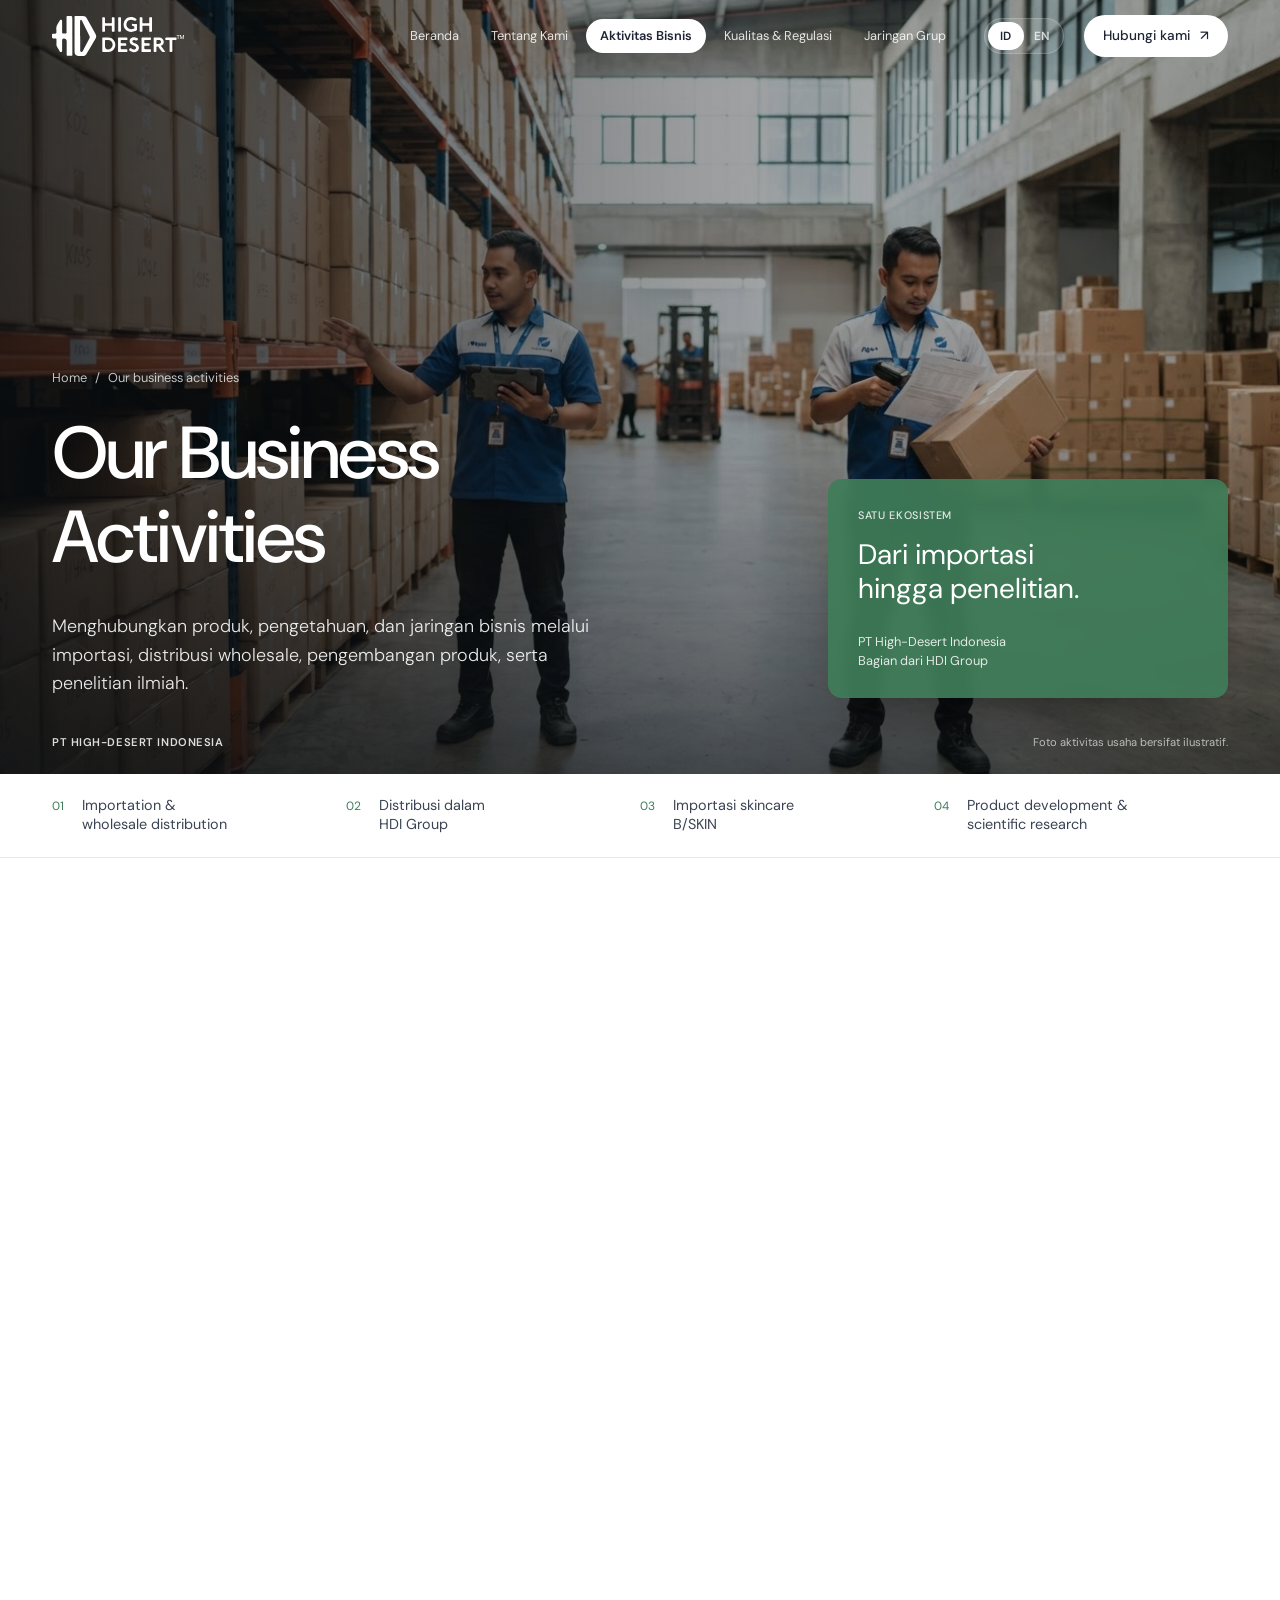
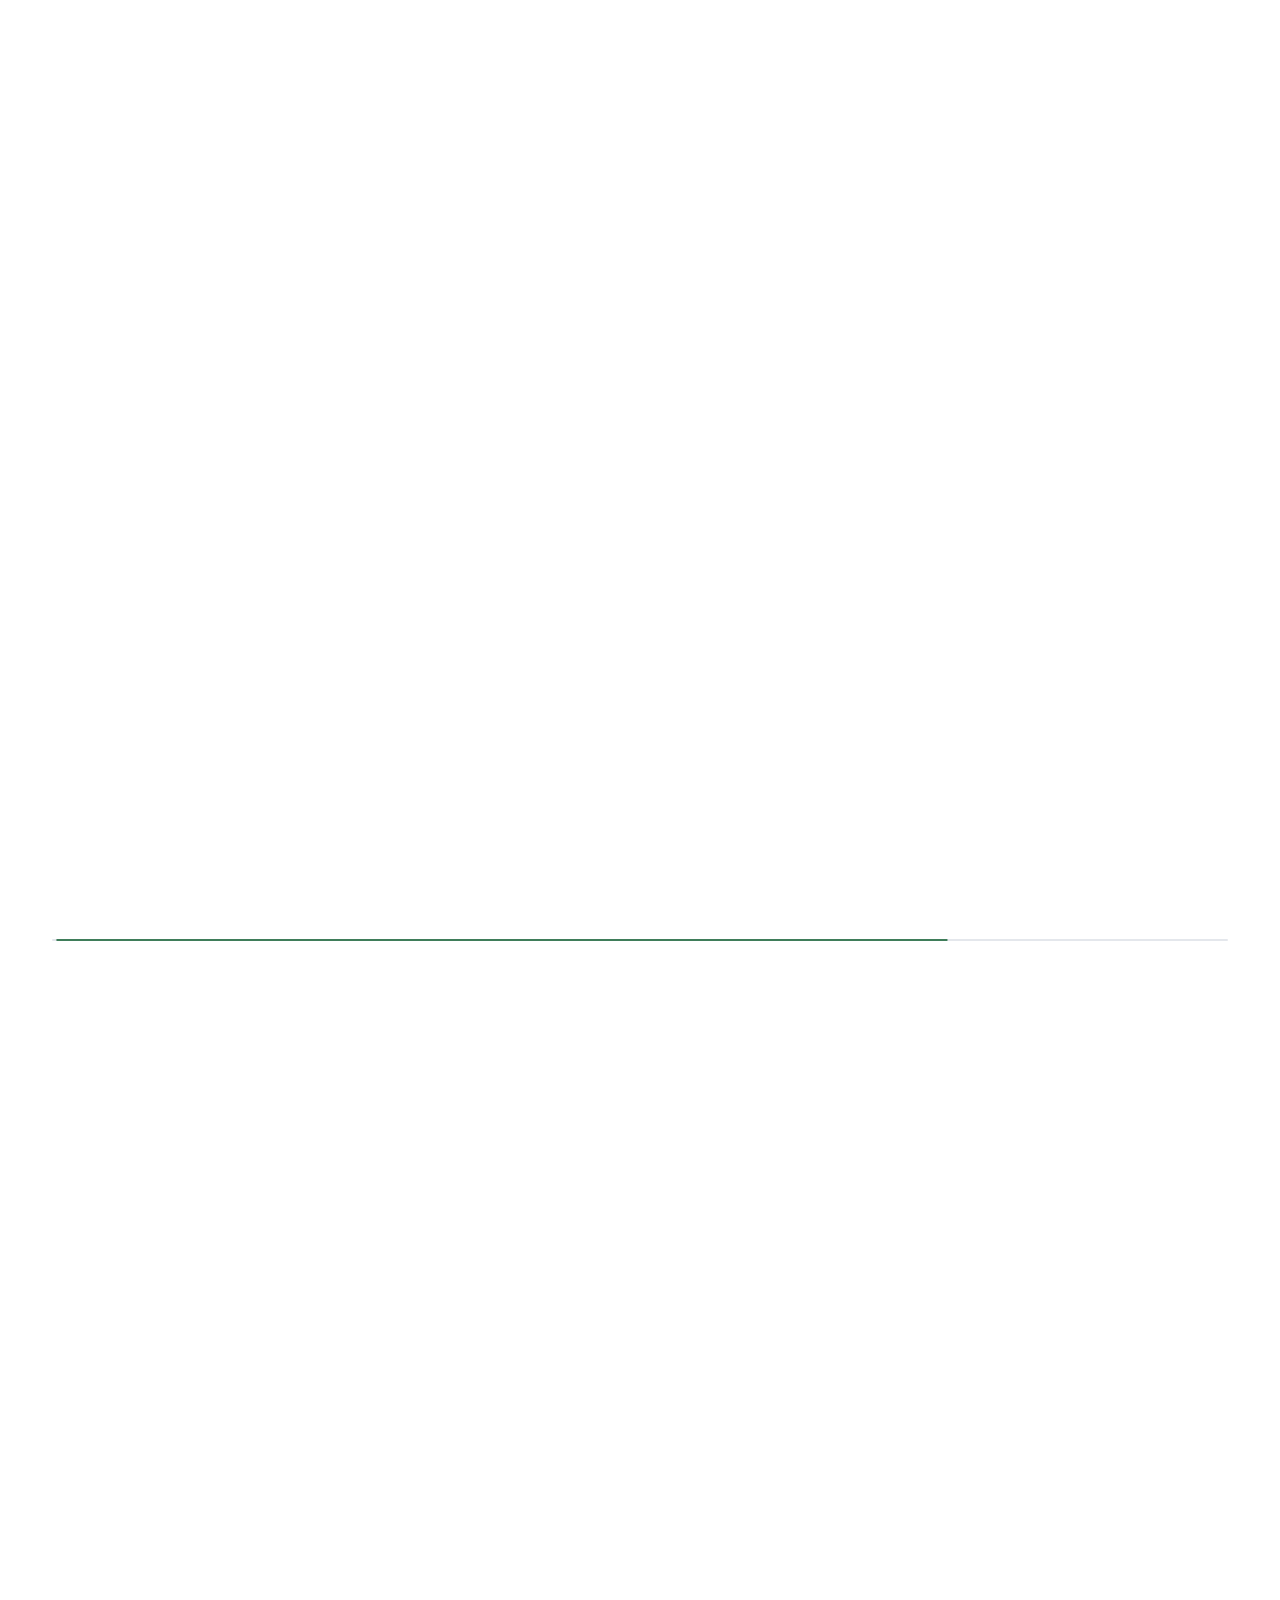
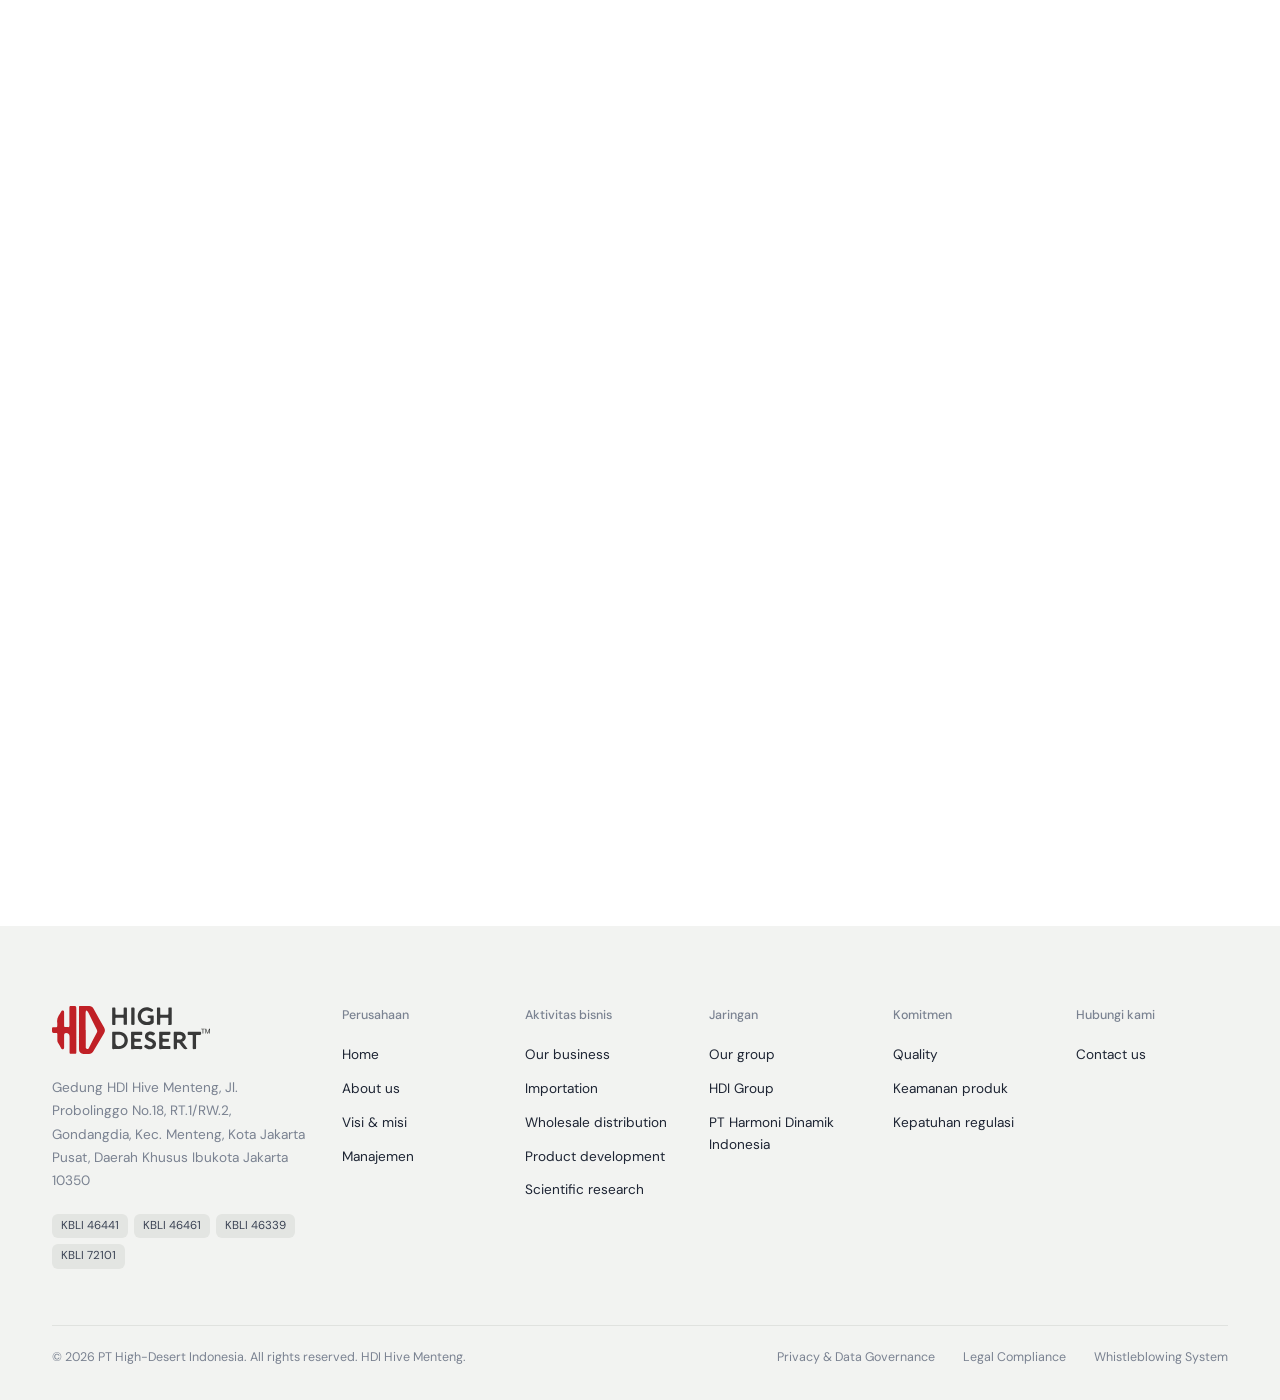
<file: business.html>
<!DOCTYPE html>
<html lang="id">
<head>
  <meta charset="UTF-8" />
  <meta name="viewport" content="width=device-width, initial-scale=1.0" />
  <title>Business Activities — PT High-Desert Indonesia</title>
  <meta name="description" content="Aktivitas bisnis PT High-Desert Indonesia: importasi & distribusi wholesale, distribusi dalam jaringan HDI Group, importasi skincare B/SKIN, serta pengembangan produk & riset ilmiah." />
  <link rel="preconnect" href="https://fonts.googleapis.com" />
  <link rel="preconnect" href="https://fonts.gstatic.com" crossorigin />
  <link href="https://fonts.googleapis.com/css2?family=DM+Sans:opsz,wght@9..40,300;9..40,400;9..40,500;9..40,600;9..40,700&display=swap" rel="stylesheet" />
  <link rel="stylesheet" href="style.css" />
</head>
<body class="page-business">

  <!-- ============ HEADER ============ -->
  <header class="site-header">
    <div class="container header-inner">
      <a href="index.html" class="brand" aria-label="High-Desert — Beranda">
        <img src="assets/logo-white.svg" alt="High-Desert — Holding & Bioactive Apitherapy" class="brand-logo" width="132" height="40" />
      </a>

      <nav class="main-nav" aria-label="Navigasi utama">
        <ul>
          <li><a href="index.html">Beranda</a></li>
          <li><a href="about.html">Tentang Kami</a></li>
          <li><a href="business.html" class="is-active" aria-current="page">Aktivitas Bisnis</a></li>
          <li><a href="quality.html">Kualitas &amp; Regulasi</a></li>
          <li><a href="network.html">Jaringan Grup</a></li>
        </ul>
      </nav>

      <div class="lang-switch" role="group" aria-label="Pilih bahasa">
        <button type="button" data-lang="id" aria-pressed="true">ID</button>
        <button type="button" data-lang="en" aria-pressed="false">EN</button>
        <span class="lang-pill" aria-hidden="true"></span>
      </div>

      <a href="contact.html" class="btn btn-light btn-sm header-cta">Hubungi kami <span aria-hidden="true">↗</span></a>

      <button class="nav-toggle" aria-label="Buka menu" aria-expanded="false">
        <span></span><span></span>
      </button>
    </div>
  </header>

  <main>
    <!-- ============ HERO (full background) ============ -->
    <section class="page-hero biz-hero" id="top">
      <div class="page-hero-bg" style="--img:url('assets/business/banner.jpg')"></div>
      <div class="page-hero-overlay"></div>
      <div class="container page-hero-content biz-hero-content">
        <div>
          <nav class="breadcrumb hero-anim" style="--d:.1s" aria-label="Breadcrumb">
            <a href="index.html">Home</a><span>/</span><span>Our business activities</span>
          </nav>
          <h1 class="hero-title page-hero-title">
            <span class="line"><span class="hero-anim" style="--d:.25s">Our Business</span></span>
            <span class="line"><span class="hero-anim" style="--d:.4s">Activities</span></span>
          </h1>
          <p class="page-hero-lead biz-hero-lead hero-anim" style="--d:.6s">
            Menghubungkan produk, pengetahuan, dan jaringan bisnis melalui importasi,
            distribusi wholesale, pengembangan produk, serta penelitian ilmiah.
          </p>
        </div>

        <aside class="hero-green-card hero-anim" style="--d:.85s">
          <p class="eyebrow eyebrow-light">Satu ekosistem</p>
          <h2>Dari importasi<br />hingga penelitian.</h2>
          <p class="hero-green-foot">PT High-Desert Indonesia<br />Bagian dari HDI Group</p>
        </aside>
      </div>
      <p class="hero-caption container hero-anim" style="--d:1s">
        <span>PT High-Desert Indonesia</span>
        <span>Foto aktivitas usaha bersifat ilustratif.</span>
      </p>
    </section>

    <!-- ============ SUB NAV ============ -->
    <nav class="subnav" aria-label="Aktivitas bisnis">
      <div class="container subnav-inner">
        <a href="#importation"><span>01</span>Importation &amp; <br />wholesale distribution</a>
        <a href="#divisi"><span>02</span>Distribusi dalam <br />HDI Group</a>
        <a href="#bskin"><span>03</span>Importasi skincare <br />B/SKIN</a>
        <a href="#research"><span>04</span>Product development &amp; <br />scientific research</a>
        <span class="subnav-indicator" aria-hidden="true"></span>
      </div>
    </nav>

    <!-- ============ 01 IMPORTATION ============ -->
    <section class="section" id="importation">
      <div class="container">
        <div class="section-head reveal">
          <p class="eyebrow eyebrow-green">01 / Importation &amp; Wholesale Distribution</p>
          <h2 class="h2 h2-dark">Importation &amp;<br />Wholesale Distribution</h2>
          <p class="muted">Importasi dan distribusi wholesale produk suplemen, traditional<br />medicine, food &amp; beverages, personal care, serta skincare.</p>
        </div>

        <div class="import-grid">
          <div class="import-img-wrap reveal reveal-left">
            <div class="import-img parallax" style="--img:url('assets/business/sidebar.jpg')"></div>
          </div>
          <div>
            <p class="eyebrow eyebrow-green reveal">Kategori produk</p>
            <ul class="cat-list">
              <li class="slide-in" style="--d:.05s"><span class="cat-no">01</span><div><h3>Suplemen</h3><p>Health supplements</p></div><span class="cat-arrow" aria-hidden="true">→</span></li>
              <li class="slide-in" style="--d:.15s"><span class="cat-no">02</span><div><h3>Traditional medicine</h3><p>Obat tradisional</p></div><span class="cat-arrow" aria-hidden="true">→</span></li>
              <li class="slide-in" style="--d:.25s"><span class="cat-no">03</span><div><h3>Food &amp; beverages</h3><p>Makanan &amp; minuman</p></div><span class="cat-arrow" aria-hidden="true">→</span></li>
              <li class="slide-in" style="--d:.35s"><span class="cat-no">04</span><div><h3>Personal care</h3><p>Perawatan diri</p></div><span class="cat-arrow" aria-hidden="true">→</span></li>
              <li class="slide-in" style="--d:.45s"><span class="cat-no">05</span><div><h3>Skincare</h3><p>Perawatan kulit</p></div><span class="cat-arrow" aria-hidden="true">→</span></li>
            </ul>
          </div>
        </div>
      </div>
    </section>

    <!-- ============ 02 EMPAT DIVISI (carousel) ============ -->
    <section class="section section-divisi" id="divisi">
      <div class="container">
        <div class="divisi-head">
          <div class="section-head reveal">
            <p class="eyebrow">Struktur Portofolio Usaha</p>
            <h2 class="h2 h2-dark">Empat Divisi Inti yang Menopang<br />Pertumbuhan HDI Group</h2>
            <p class="muted">Setiap pilar beroperasi secara independen namun terkoneksi mulus dalam satu rantai nilai untuk memastikan integritas produk dari riset formulasi hingga tangan konsumen.</p>
          </div>
          <div class="carousel-controls reveal" style="--d:.15s">
            <button class="car-btn" data-dir="-1" aria-label="Sebelumnya">←</button>
            <button class="car-btn" data-dir="1" aria-label="Berikutnya">→</button>
          </div>
        </div>
      </div>

      <div class="carousel" data-carousel>
        <div class="carousel-track">
          <article class="div-card reveal" style="--d:0s">
            <div class="div-img-wrap"><div class="div-img" style="--img:url('assets/business/divisi-1.jpg')"></div></div>
            <div class="div-meta"><span>01 Kurasi &amp; Impor</span><span class="div-icon" aria-hidden="true">→</span></div>
            <h3>Importation &amp; Wholesale Distribution</h3>
            <p>Penyediaan pasokan berskala besar dan importasi legal produk kesehatan kelas dunia. Meliputi obat tradisional berkhasiat, suplemen nutrisi lebah murni, pangan fungsional terdaftar, hingga produk perawatan tubuh.</p>
          </article>
          <article class="div-card reveal" style="--d:.12s">
            <div class="div-img-wrap"><div class="div-img" style="--img:url('assets/business/divisi-2.jpg')"></div></div>
            <div class="div-meta"><span>02 Analisis &amp; Uji NIE</span><span class="div-icon" aria-hidden="true">→</span></div>
            <h3>Intra-Group Distribution Network</h3>
            <p>Rantai pasok internal yang menghubungkan entitas grup secara presisi. Memastikan kelancaran inventaris, kontinuitas stok bahan jadi, serta orkestrasi distribusi terpusat kepada <strong>PT Harmoni Dinamik Indonesia</strong> dan afiliasi lainnya.</p>
          </article>
          <article class="div-card reveal" style="--d:.24s">
            <div class="div-img-wrap"><div class="div-img" style="--img:url('assets/business/divisi-3.jpg')"></div></div>
            <div class="div-meta"><span>03 Pasokan Terpadu</span><span class="div-icon check" aria-hidden="true">✓</span></div>
            <h3>Premium Skincare Importation — B/SKIN</h3>
            <p>Operasi manajemen merek mandiri dan impor resmi lini perawatan kulit terdepan <strong>B/SKIN</strong>. Mengusung formulasi <em>Smart Skin Science</em> yang mengawinkan bio-aktif lebah murni dengan teknologi dermatologi mutakhir.</p>
          </article>
          <article class="div-card reveal" style="--d:.36s">
            <div class="div-img-wrap"><div class="div-img" style="--img:url('assets/business/divisi-4.jpg')"></div></div>
            <div class="div-meta"><span>04 Riset &amp; Inovasi</span><span class="div-icon" aria-hidden="true">→</span></div>
            <h3>Product Development &amp; Research</h3>
            <p>Aktivitas riset terapeutik yang dikelola langsung oleh <strong>High-Desert Indonesia</strong>: telaah uji klinis, validasi formulasi, dan kolaborasi sains independen berbasis bukti ilmiah.</p>
          </article>
        </div>
      </div>
      <div class="container">
        <div class="carousel-progress" aria-hidden="true"><span></span></div>
      </div>
    </section>

    <!-- ============ 03 B/SKIN ============ -->
    <section class="section" id="bskin">
      <div class="container bskin-grid">
        <article class="bskin-card reveal reveal-left">
          <p class="eyebrow eyebrow-light">03 / Skincare Importation</p>
          <h2 class="bskin-title">B/SKIN</h2>
          <p class="bskin-sub">Importasi produk skincare.</p>
          <p class="bskin-text">PT High-Desert Indonesia menjalankan kegiatan importasi produk skincare B/SKIN dalam lingkup kegiatan perusahaan.</p>
          <p class="eyebrow eyebrow-light bskin-foot">PT High-Desert Indonesia</p>
        </article>
        <div class="bskin-img-wrap reveal" style="--d:.15s">
          <div class="bskin-img parallax" style="--img:url('assets/business/bskin.jpg')"></div>
        </div>
      </div>
    </section>

    <!-- ============ 04 RESEARCH ============ -->
    <section class="section" id="research">
      <div class="container">
        <div class="research-head">
          <div class="reveal">
            <p class="eyebrow eyebrow-green">04 / Product Development &amp; Scientific Research</p>
            <h2 class="h2 h2-dark">Product Development &amp;<br />Scientific Research</h2>
          </div>
          <p class="muted reveal" style="--d:.1s">Pengembangan produk, kegiatan penelitian, serta kolaborasi ilmiah yang berada di bawah PT High-Desert Indonesia.</p>
        </div>

        <div class="rd-grid">
          <div>
            <div class="rd-img-wrap reveal reveal-left">
              <div class="rd-img parallax" style="--img:url('assets/business/prodev.jpg')"></div>
            </div>
            <p class="rd-note reveal">Visual ilustratif kegiatan penelitian; bukan dokumentasi perusahaan.</p>
          </div>
          <div class="rd-side">
            <ul class="rd-list">
              <li class="slide-in" style="--d:.1s"><h3>Pengembangan produk</h3><p class="muted small">Product development sebagai bagian dari kegiatan usaha PT High-Desert Indonesia.</p></li>
              <li class="slide-in" style="--d:.22s"><h3>Penelitian ilmiah</h3><p class="muted small">Kegiatan scientific research dalam lingkup kegiatan perusahaan.</p></li>
              <li class="slide-in" style="--d:.34s"><h3>Kolaborasi ilmiah</h3><p class="muted small">Kolaborasi ilmiah yang berada di bawah PT High-Desert Indonesia.</p></li>
            </ul>
            <p class="eyebrow eyebrow-green rd-foot reveal">Di bawah PT High-Desert Indonesia</p>
          </div>
        </div>
      </div>
    </section>
  </main>

  <!-- ============ FOOTER ============ -->
  <footer class="site-footer" id="footer">
    <div class="container">
      <div class="footer-top">
        <div class="footer-brand">
          <img src="assets/logo-color.svg" alt="High-Desert" class="footer-logo" width="160" height="49" />
          <address>Gedung HDI Hive Menteng, Jl. Probolinggo No.18, RT.1/RW.2, Gondangdia, Kec. Menteng, Kota Jakarta Pusat, Daerah Khusus Ibukota Jakarta 10350</address>
          <div class="kbli">
            <span>KBLI 46441</span><span>KBLI 46461</span><span>KBLI 46339</span><span>KBLI 72101</span>
          </div>
        </div>

        <div class="footer-col">
          <h4>Perusahaan</h4>
          <a href="index.html">Home</a><a href="about.html">About us</a><a href="about.html#visi">Visi &amp; misi</a><a href="about.html#manajemen">Manajemen</a>
        </div>
        <div class="footer-col">
          <h4>Aktivitas bisnis</h4>
          <a href="#divisi">Our business</a><a href="#importation">Importation</a><a href="#importation">Wholesale distribution</a><a href="#research">Product development</a><a href="#research">Scientific research</a>
        </div>
        <div class="footer-col">
          <h4>Jaringan</h4>
          <a href="network.html">Our group</a><a href="network.html#ekosistem">HDI Group</a><a href="network.html#entitas">PT Harmoni Dinamik Indonesia</a>
        </div>
        <div class="footer-col">
          <h4>Komitmen</h4>
          <a href="quality.html#komitmen">Quality</a><a href="quality.html#alur">Keamanan produk</a><a href="quality.html#regulasi">Kepatuhan regulasi</a>
        </div>
        <div class="footer-col">
          <h4>Hubungi kami</h4>
          <a href="contact.html">Contact us</a>
        </div>
      </div>

      <div class="footer-bottom">
        <p>© <span id="year">2024</span> PT High-Desert Indonesia. All rights reserved. HDI Hive Menteng.</p>
        <nav aria-label="Legal">
          <a href="#">Privacy &amp; Data Governance</a>
          <a href="#">Legal Compliance</a>
          <a href="contact.html?topik=whistleblowing#form">Whistleblowing System</a>
        </nav>
      </div>
    </div>
  </footer>

  <button class="back-to-top js-totop" type="button" aria-label="Kembali ke atas">
    <svg viewBox="0 0 48 48" aria-hidden="true">
      <circle class="ring-bg" cx="24" cy="24" r="22" />
      <circle class="ring-progress" cx="24" cy="24" r="22" />
    </svg>
    <span class="back-to-top-arrow" aria-hidden="true">↑</span>
  </button>

  <script src="i18n.js" defer></script>
  <script src="script.js" defer></script>
</body>
</html>
</file>
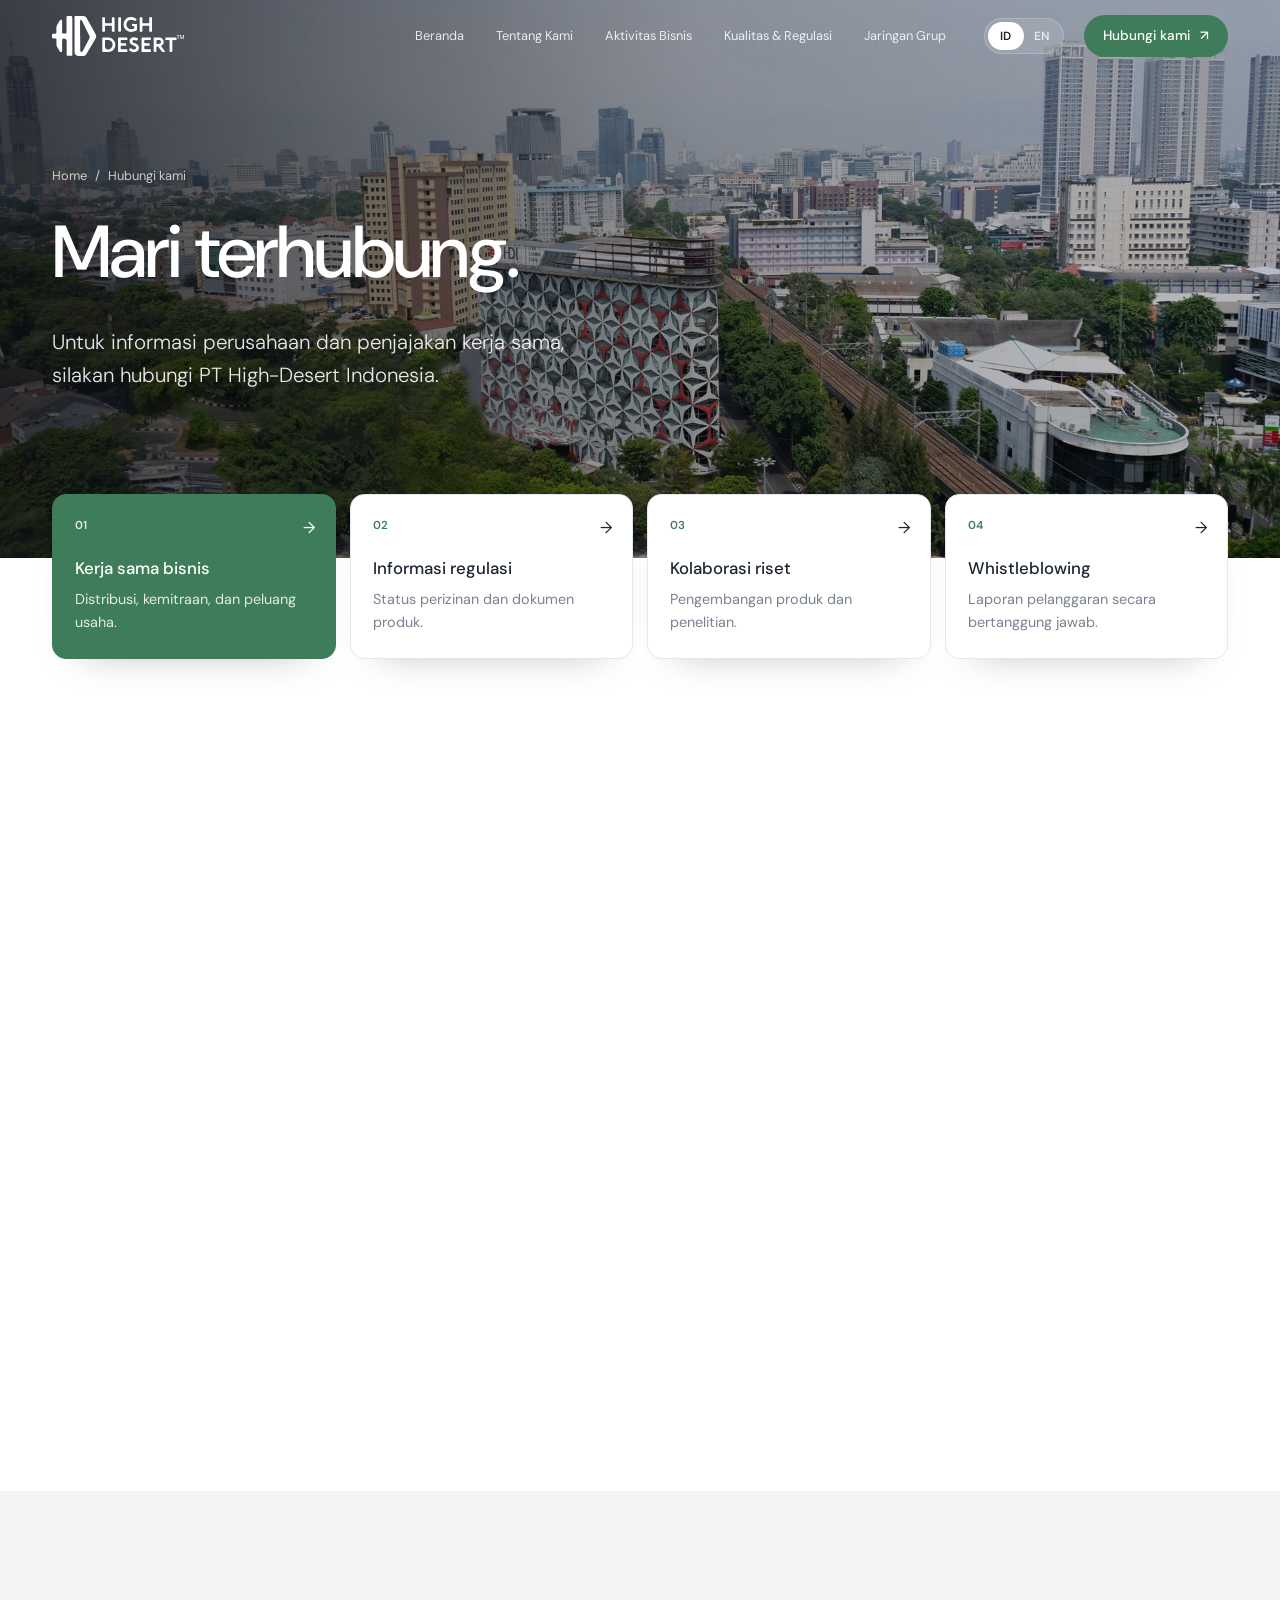
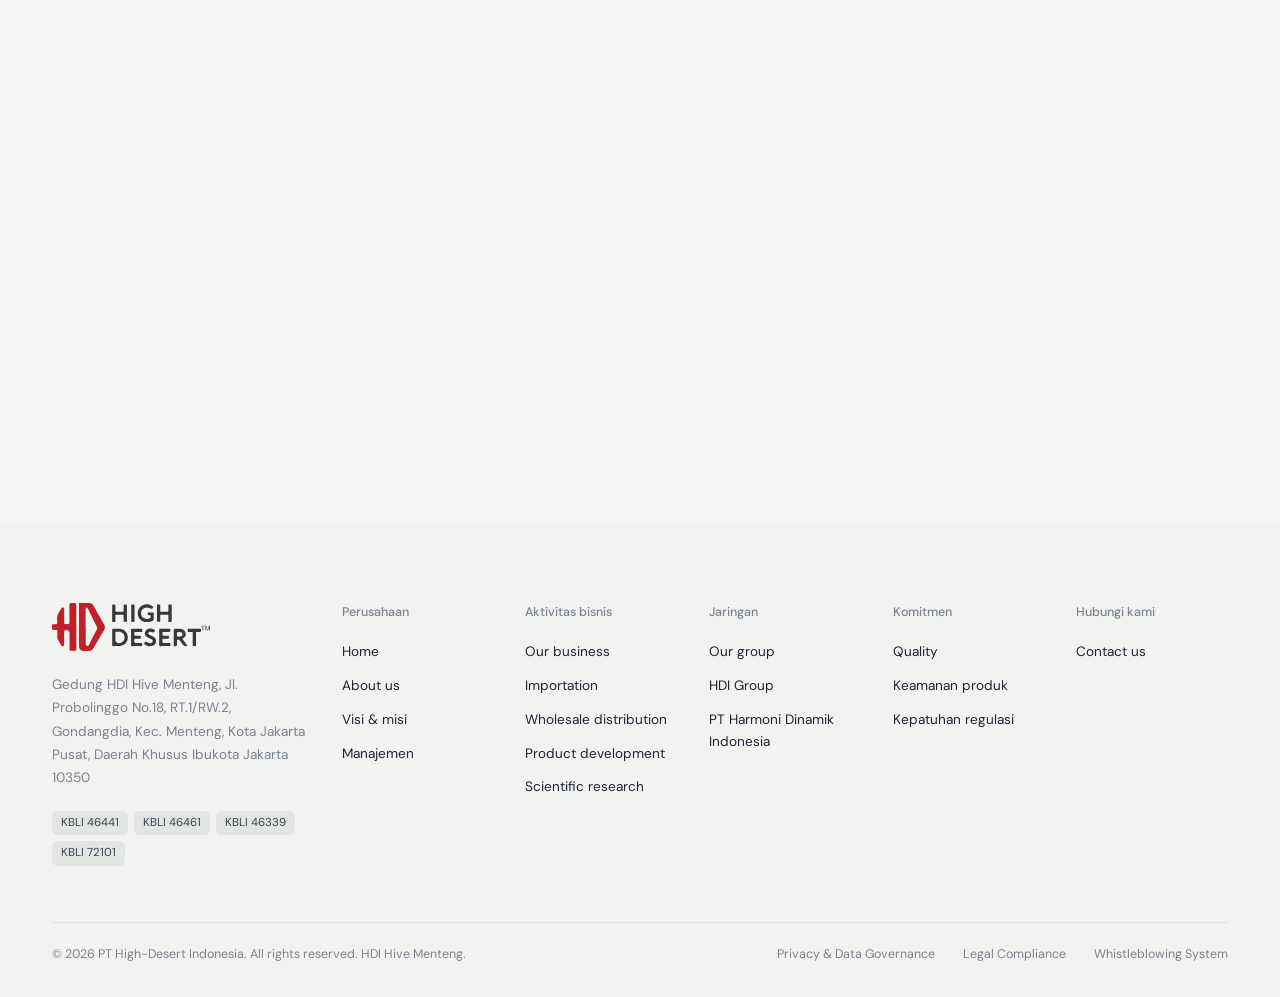
<file: contact.html>
<!DOCTYPE html>
<html lang="id">
<head>
  <meta charset="UTF-8" />
  <meta name="viewport" content="width=device-width, initial-scale=1.0" />
  <title>Hubungi Kami — PT High-Desert Indonesia</title>
  <meta name="description" content="Hubungi PT High-Desert Indonesia untuk informasi perusahaan, penjajakan kerja sama, dan informasi regulasi. Kantor pusat: HDI Hive Menteng Lt. 8, Jakarta Pusat." />
  <link rel="preconnect" href="https://fonts.googleapis.com" />
  <link rel="preconnect" href="https://fonts.gstatic.com" crossorigin />
  <link href="https://fonts.googleapis.com/css2?family=DM+Sans:opsz,wght@9..40,300;9..40,400;9..40,500;9..40,600;9..40,700&display=swap" rel="stylesheet" />
  <link rel="stylesheet" href="style.css" />
</head>
<body class="page-contact">

  <!-- ============ HEADER ============ -->
  <header class="site-header">
    <div class="container header-inner">
      <a href="index.html" class="brand" aria-label="High-Desert — Beranda">
        <img src="assets/logo-white.svg" alt="High-Desert — Holding & Bioactive Apitherapy" class="brand-logo" width="132" height="40" />
      </a>

      <nav class="main-nav" aria-label="Navigasi utama">
        <ul>
          <li><a href="index.html">Beranda</a></li>
          <li><a href="about.html">Tentang Kami</a></li>
          <li><a href="business.html">Aktivitas Bisnis</a></li>
          <li><a href="quality.html">Kualitas &amp; Regulasi</a></li>
          <li><a href="network.html">Jaringan Grup</a></li>
        </ul>
      </nav>

      <div class="lang-switch" role="group" aria-label="Pilih bahasa">
        <button type="button" data-lang="id" aria-pressed="true">ID</button>
        <button type="button" data-lang="en" aria-pressed="false">EN</button>
        <span class="lang-pill" aria-hidden="true"></span>
      </div>

      <a href="contact.html" class="btn btn-light btn-sm header-cta is-current" aria-current="page">Hubungi kami <span aria-hidden="true">↗</span></a>

      <button class="nav-toggle" aria-label="Buka menu" aria-expanded="false">
        <span></span><span></span>
      </button>
    </div>
  </header>

  <main>
    <!-- ============ HERO ============ -->
    <section class="page-hero contact-hero" id="top">
      <div class="page-hero-bg" style="--img:url('assets/hdi-hive.jpg')"></div>
      <div class="page-hero-overlay"></div>
      <div class="container page-hero-content">
        <nav class="breadcrumb hero-anim" style="--d:.1s" aria-label="Breadcrumb">
          <a href="index.html">Home</a><span>/</span><span>Hubungi kami</span>
        </nav>
        <h1 class="hero-title page-hero-title">
          <span class="line"><span class="hero-anim" style="--d:.25s">Mari terhubung.</span></span>
        </h1>
        <p class="page-hero-lead hero-anim" style="--d:.5s">Untuk informasi perusahaan dan penjajakan kerja sama, silakan hubungi PT High-Desert Indonesia.</p>
      </div>
    </section>

    <!-- ============ TOPIK CEPAT ============ -->
    <section class="topic-strip">
      <div class="container topic-grid">
        <button class="topic-card reveal" style="--d:0s" data-topic="kerja-sama">
          <span class="topic-no">01</span>
          <strong>Kerja sama bisnis</strong>
          <span class="muted small">Distribusi, kemitraan, dan peluang usaha.</span>
          <span class="topic-arrow" aria-hidden="true">→</span>
        </button>
        <button class="topic-card reveal" style="--d:.1s" data-topic="regulasi">
          <span class="topic-no">02</span>
          <strong>Informasi regulasi</strong>
          <span class="muted small">Status perizinan dan dokumen produk.</span>
          <span class="topic-arrow" aria-hidden="true">→</span>
        </button>
        <button class="topic-card reveal" style="--d:.2s" data-topic="riset">
          <span class="topic-no">03</span>
          <strong>Kolaborasi riset</strong>
          <span class="muted small">Pengembangan produk dan penelitian.</span>
          <span class="topic-arrow" aria-hidden="true">→</span>
        </button>
        <button class="topic-card reveal" style="--d:.3s" data-topic="whistleblowing">
          <span class="topic-no">04</span>
          <strong>Whistleblowing</strong>
          <span class="muted small">Laporan pelanggaran secara bertanggung jawab.</span>
          <span class="topic-arrow" aria-hidden="true">→</span>
        </button>
      </div>
    </section>

    <!-- ============ FORM + INFO ============ -->
    <section class="section" id="form">
      <div class="container contact-main">
        <div class="contact-info">
          <div class="reveal">
            <p class="eyebrow eyebrow-green">06 / Contact Us</p>
            <h2 class="h2 h2-dark">Kirim pesan<br />kepada kami.</h2>
            <p class="muted contact-lead">Isi formulir dan tim kami akan menindaklanjuti pesan Anda melalui kontak resmi perusahaan.</p>
          </div>

          <div class="contact-item reveal" style="--d:.1s">
            <p class="eyebrow eyebrow-blue">Kantor</p>
            <h3 class="h5">Menteng, Jakarta Pusat · Lantai 8</h3>
            <p class="muted small">Gedung HDI Hive Menteng, Jl. Probolinggo No.18, RT.1/RW.2, Gondangdia, Kec. Menteng, Kota Jakarta Pusat, Daerah Khusus Ibukota Jakarta 10350</p>
          </div>
          <div class="contact-item reveal" style="--d:.2s">
            <p class="eyebrow eyebrow-blue">Kontak resmi</p>
            <h3 class="h5 phone-link"><a href="tel:+62212300852">(021) 2300852</a></h3>
            <p class="muted small">Telepon kantor · Email resmi akan dilengkapi.</p>
          </div>
          <div class="contact-item reveal" style="--d:.3s">
            <p class="eyebrow eyebrow-blue">Legalitas</p>
            <h3 class="h5">PT High-Desert Indonesia</h3>
            <p class="muted small">Bagian dari HDI Group · KBLI 46441 / 46461 / 46339 / 72101</p>
          </div>
        </div>

        <!--
          FORM: secara default hanya menampilkan pesan sukses (situs statis tanpa server).
          Untuk benar-benar mengirim, isi atribut data-endpoint dengan URL layanan form,
          misalnya Formspree: data-endpoint="https://formspree.io/f/xxxxxxx"
        -->
        <form class="contact-form reveal" style="--d:.15s" novalidate data-endpoint="">
          <div class="form-head">
            <p class="eyebrow">Formulir kontak</p>
            <span class="form-step"><span class="live-dot"></span>Respons melalui kontak resmi</span>
          </div>

          <fieldset class="topic-select">
            <legend class="sr-only">Keperluan</legend>
            <label><input type="radio" name="topik" value="kerja-sama" checked /><span>Kerja sama</span></label>
            <label><input type="radio" name="topik" value="regulasi" /><span>Regulasi</span></label>
            <label><input type="radio" name="topik" value="riset" /><span>Riset</span></label>
            <label><input type="radio" name="topik" value="whistleblowing" /><span>Whistleblowing</span></label>
            <label><input type="radio" name="topik" value="lainnya" /><span>Lainnya</span></label>
          </fieldset>

          <div class="form-row">
            <div class="field">
              <input id="f-nama" name="nama" type="text" placeholder=" " required autocomplete="name" />
              <label for="f-nama">Nama lengkap *</label>
              <span class="field-error">Nama wajib diisi.</span>
            </div>
            <div class="field">
              <input id="f-perusahaan" name="perusahaan" type="text" placeholder=" " autocomplete="organization" />
              <label for="f-perusahaan">Perusahaan / instansi</label>
            </div>
          </div>
          <div class="form-row">
            <div class="field">
              <input id="f-email" name="email" type="email" placeholder=" " required autocomplete="email" />
              <label for="f-email">Email *</label>
              <span class="field-error">Masukkan email yang valid.</span>
            </div>
            <div class="field">
              <input id="f-telp" name="telepon" type="tel" placeholder=" " autocomplete="tel" />
              <label for="f-telp">Nomor telepon</label>
            </div>
          </div>
          <div class="field">
            <textarea id="f-pesan" name="pesan" rows="5" placeholder=" " required maxlength="1000"></textarea>
            <label for="f-pesan">Pesan *</label>
            <span class="field-count"><span data-count-chars>0</span>/1000</span>
            <span class="field-error">Pesan wajib diisi.</span>
          </div>

          <label class="consent">
            <input type="checkbox" name="persetujuan" required />
            <span class="consent-box" aria-hidden="true"></span>
            <span>Saya setuju data ini digunakan untuk menindaklanjuti pesan saya sesuai kebijakan Privacy &amp; Data Governance.</span>
          </label>
          <span class="field-error consent-error">Mohon setujui penggunaan data.</span>

          <button type="submit" class="btn btn-submit">
            <span class="btn-label">Kirim pesan</span>
            <span class="btn-spinner" aria-hidden="true"></span>
            <span class="arrow-circle" aria-hidden="true">→</span>
          </button>

          <div class="form-success" role="status" aria-live="polite">
            <svg viewBox="0 0 52 52" aria-hidden="true"><circle cx="26" cy="26" r="24" /><path d="M15 27l7 7 15-15" /></svg>
            <h3>Terima kasih!</h3>
            <p class="muted">Pesan Anda telah kami terima dan akan ditindaklanjuti melalui kontak resmi perusahaan.</p>
            <button type="button" class="btn btn-outline js-form-reset">Kirim pesan lain</button>
          </div>
        </form>
      </div>
    </section>

    <!-- ============ LOKASI ============ -->
    <section class="section section-gray" id="lokasi">
      <div class="container office-grid">
        <div>
          <p class="pill-outline reveal">Lokasi Kantor</p>
          <h2 class="h2 h2-xl reveal" style="--d:.05s">HDI Hive Menteng, Jakarta Pusat</h2>
          <p class="muted office-text reveal" style="--d:.1s">Kantor pusat PT High-Desert Indonesia berada di koridor Menteng, Jakarta Pusat.</p>
          <div class="address-card reveal" style="--d:.15s">
            <svg viewBox="0 0 24 24" aria-hidden="true"><path d="M12 21s-7-6.2-7-11.5a7 7 0 0114 0C19 14.8 12 21 12 21z" /><circle cx="12" cy="9.5" r="2.5" /></svg>
            <div>
              <h3>Alamat Resmi Kantor Hukum &amp; Operasional</h3>
              <address>Gedung HDI Hive Menteng, Jl. Probolinggo No.18, RT.1/RW.2, Gondangdia, Kec. Menteng, Kota Jakarta Pusat, Daerah Khusus Ibukota Jakarta 10350</address>
              <button type="button" class="copy-btn" data-copy="Gedung HDI Hive Menteng, Jl. Probolinggo No.18, RT.1/RW.2, Gondangdia, Kec. Menteng, Kota Jakarta Pusat, Daerah Khusus Ibukota Jakarta 10350">Salin alamat</button>
            </div>
          </div>
        </div>
        <div class="map-card reveal" style="--d:.2s">
          <iframe title="Peta lokasi HDI Hive Menteng"
            src="https://www.google.com/maps?q=HDI+Hive+Menteng,+Jl.+Probolinggo+No.18,+Gondangdia,+Menteng,+Jakarta+Pusat&z=15&output=embed"
            loading="lazy" referrerpolicy="no-referrer-when-downgrade"></iframe>
          <div class="map-label">
            <div>
              <p class="eyebrow">Kantor pusat</p>
              <strong>HDI Hive Menteng (Lt. 8)</strong>
            </div>
            <a class="map-link" href="https://www.google.com/maps/dir/?api=1&destination=HDI+Hive+Menteng,+Jl.+Probolinggo+No.18,+Gondangdia,+Menteng,+Jakarta+Pusat" target="_blank" rel="noopener">Petunjuk arah <span aria-hidden="true">↗</span></a>
          </div>
        </div>
      </div>
    </section>
  </main>

  <!-- ============ FOOTER ============ -->
  <footer class="site-footer" id="footer">
    <div class="container">
      <div class="footer-top">
        <div class="footer-brand">
          <img src="assets/logo-color.svg" alt="High-Desert" class="footer-logo" width="160" height="49" />
          <address>Gedung HDI Hive Menteng, Jl. Probolinggo No.18, RT.1/RW.2, Gondangdia, Kec. Menteng, Kota Jakarta Pusat, Daerah Khusus Ibukota Jakarta 10350</address>
          <div class="kbli">
            <span>KBLI 46441</span><span>KBLI 46461</span><span>KBLI 46339</span><span>KBLI 72101</span>
          </div>
        </div>
        <div class="footer-col">
          <h4>Perusahaan</h4>
          <a href="index.html">Home</a><a href="about.html">About us</a><a href="about.html#visi">Visi &amp; misi</a><a href="about.html#manajemen">Manajemen</a>
        </div>
        <div class="footer-col">
          <h4>Aktivitas bisnis</h4>
          <a href="business.html#divisi">Our business</a><a href="business.html#importation">Importation</a><a href="business.html#importation">Wholesale distribution</a><a href="business.html#research">Product development</a><a href="business.html#research">Scientific research</a>
        </div>
        <div class="footer-col">
          <h4>Jaringan</h4>
          <a href="network.html">Our group</a><a href="network.html#ekosistem">HDI Group</a><a href="network.html#entitas">PT Harmoni Dinamik Indonesia</a>
        </div>
        <div class="footer-col">
          <h4>Komitmen</h4>
          <a href="quality.html#komitmen">Quality</a><a href="quality.html#alur">Keamanan produk</a><a href="quality.html#regulasi">Kepatuhan regulasi</a>
        </div>
        <div class="footer-col">
          <h4>Hubungi kami</h4>
          <a href="#form">Contact us</a>
        </div>
      </div>
      <div class="footer-bottom">
        <p>© <span id="year">2024</span> PT High-Desert Indonesia. All rights reserved. HDI Hive Menteng.</p>
        <nav aria-label="Legal">
          <a href="#">Privacy &amp; Data Governance</a>
          <a href="#">Legal Compliance</a>
          <a href="?topik=whistleblowing#form">Whistleblowing System</a>
        </nav>
      </div>
    </div>
  </footer>

  <button class="back-to-top js-totop" type="button" aria-label="Kembali ke atas">
    <svg viewBox="0 0 48 48" aria-hidden="true">
      <circle class="ring-bg" cx="24" cy="24" r="22" />
      <circle class="ring-progress" cx="24" cy="24" r="22" />
    </svg>
    <span class="back-to-top-arrow" aria-hidden="true">↑</span>
  </button>

  <script src="i18n.js" defer></script>
  <script src="script.js" defer></script>
</body>
</html>
</file>
<file: style.css>
/* =========================================================
   PT High-Desert Indonesia — Homepage
   ========================================================= */

:root {
  --ink: #1d2433;
  --ink-soft: #3b4354;
  --muted: #7a8291;
  --line: #e4e7ec;
  --bg: #ffffff;
  --bg-soft: #f2f3f1;
  --bg-tint: #f6f7f9;
  --green: #3f7d5a;
  --green-dark: #326848;
  --blue: #2f6fb3;
  --blue-soft: #e8f1fa;
  --lilac: #ece7f7;
  --lime: #eef5dc;
  --navy: #1e2c42;
  --header-h: 72px;
  --radius: 14px;
  --radius-lg: 18px;
  --ease: cubic-bezier(.22, .61, .36, 1);
  --ease-out: cubic-bezier(.16, 1, .3, 1);
  --container: 1240px;
}

*,
*::before,
*::after { box-sizing: border-box; }

html { scroll-behavior: smooth; scroll-padding-top: var(--header-h); }

body {
  margin: 0;
  font-family: "DM Sans", system-ui, -apple-system, "Segoe UI", sans-serif;
  color: var(--ink);
  background: var(--bg);
  font-size: 16px;
  line-height: 1.6;
  -webkit-font-smoothing: antialiased;
  overflow-x: clip; /* cegah scroll horizontal dari animasi slide-in (tidak mengganggu sticky) */
}

img { max-width: 100%; display: block; }
a { color: inherit; text-decoration: none; }
h1, h2, h3, h4, p { margin: 0; }
ul { margin: 0; padding: 0; list-style: none; }
address { font-style: normal; }

.container {
  width: 100%;
  max-width: var(--container);
  margin: 0 auto;
  padding: 0 32px;
}

/* ---------- Typography ---------- */
.h2 {
  font-size: clamp(1.75rem, 2.6vw, 2.25rem);
  font-weight: 500;
  line-height: 1.2;
  letter-spacing: -.02em;
}
.h2.light { color: #fff; }
.h4 { font-size: 1.3rem; font-weight: 500; line-height: 1.3; letter-spacing: -.01em; }
.h5 { font-size: 1.1rem; font-weight: 500; line-height: 1.35; }
.muted { color: var(--muted); }
.small { font-size: .9rem; line-height: 1.6; }

.eyebrow {
  font-size: .68rem;
  font-weight: 500;
  letter-spacing: .06em;
  text-transform: uppercase;
  color: var(--ink-soft);
  margin-bottom: 14px;
}
.eyebrow-light { color: rgba(255, 255, 255, .85); }
.eyebrow-blue { color: var(--blue); font-weight: 600; }

/* ---------- Buttons ---------- */
.btn {
  display: inline-flex;
  align-items: center;
  gap: 10px;
  padding: 12px 22px;
  border-radius: 999px;
  font-weight: 500;
  font-size: .95rem;
  border: 1px solid transparent;
  cursor: pointer;
  transition: transform .35s var(--ease), background-color .35s var(--ease),
              box-shadow .35s var(--ease), color .35s var(--ease);
}
.btn:hover { transform: translateY(-2px); }
.btn-sm { padding: 9px 18px; font-size: .85rem; }

.btn-light { background: #fff; color: var(--ink); }
.btn-light:hover { box-shadow: 0 10px 24px -10px rgba(0, 0, 0, .35); }

.btn-glass {
  background: rgba(255, 255, 255, .14);
  color: #fff;
  border-color: rgba(255, 255, 255, .22);
  backdrop-filter: blur(8px);
}
.btn-glass:hover { background: rgba(255, 255, 255, .24); }

.btn-arrow { padding-right: 8px; }
.arrow-circle {
  display: grid;
  place-items: center;
  width: 32px;
  height: 32px;
  border-radius: 50%;
  background: var(--ink);
  color: #fff;
  transition: transform .4s var(--ease);
}
.btn-arrow:hover .arrow-circle { transform: translateX(4px); }

.btn-blue-text { color: var(--blue); padding: 11px 26px; }

.text-link {
  display: inline-flex;
  gap: 6px;
  margin-top: 14px;
  color: var(--blue);
  font-weight: 500;
  font-size: .95rem;
}
.text-link span { transition: transform .35s var(--ease); }
.text-link:hover span { transform: translateX(5px); }

/* ---------- Image helper ----------
   Gambar dipasang via --img. Jika file belum ada, gradient fallback tetap tampil. */
[style*="--img"] {
  background-image: var(--img), var(--fallback, linear-gradient(135deg, #dfe4ea, #c9d1db));
  background-size: cover;
  background-position: center;
  background-repeat: no-repeat;
}

/* =========================================================
   HEADER
   ========================================================= */
.site-header {
  position: fixed;
  inset: 0 0 auto 0;
  z-index: 100;
  height: var(--header-h);
  background: rgba(32, 34, 36, .0);
  transition: background-color .4s var(--ease), box-shadow .4s var(--ease), height .4s var(--ease);
}
.site-header.is-scrolled {
  background: rgba(30, 32, 34, .86);
  backdrop-filter: blur(14px);
  box-shadow: 0 6px 24px -12px rgba(0, 0, 0, .45);
  --header-h: 64px;
}
.header-inner {
  height: 100%;
  display: flex;
  align-items: center;
  justify-content: space-between;
  gap: 24px;
}

.brand { color: #fff; display: flex; flex-direction: column; line-height: 1.1; }
.brand-name { font-weight: 700; font-size: 1.05rem; letter-spacing: -.01em; display: inline-flex; align-items: center; }
.brand-name sup { font-size: .55em; margin-left: 1px; }
.brand-dot {
  width: 6px; height: 6px; border-radius: 50%; background: #fff; margin-left: 5px;
  animation: pulse 2.6s var(--ease) infinite;
}
.brand-tag { font-size: .58rem; letter-spacing: .08em; text-transform: uppercase; opacity: .85; margin-top: 4px; }

.main-nav ul {
  display: flex;
  gap: 4px;
  padding: 4px;
  border-radius: 999px;
}
.main-nav a {
  display: block;
  padding: 7px 14px;
  border-radius: 999px;
  color: rgba(255, 255, 255, .85);
  font-size: .8rem;
  transition: background-color .3s var(--ease), color .3s var(--ease);
}
.main-nav a:hover { color: #fff; background: rgba(255, 255, 255, .1); }
.main-nav a.is-active { background: #fff; color: var(--ink); font-weight: 600; }

.nav-toggle {
  display: none;
  width: 42px; height: 42px;
  border-radius: 50%;
  border: 1px solid rgba(255, 255, 255, .3);
  background: transparent;
  cursor: pointer;
  position: relative;
}
.nav-toggle span {
  position: absolute; left: 12px; right: 12px; height: 1.5px; background: #fff;
  transition: transform .35s var(--ease), top .35s var(--ease);
}
.nav-toggle span:first-child { top: 16px; }
.nav-toggle span:last-child { top: 24px; }
.nav-open .nav-toggle span:first-child { top: 20px; transform: rotate(45deg); }
.nav-open .nav-toggle span:last-child { top: 20px; transform: rotate(-45deg); }

/* =========================================================
   HERO
   ========================================================= */
.hero {
  position: relative;
  min-height: 100vh;
  min-height: 100svh;
  max-height: 900px;
  display: flex;
  align-items: flex-end;
  color: #fff;
  overflow: hidden;
  background: #1f2a2a;
}
.hero-bg {
  --fallback: radial-gradient(circle at 75% 35%, #b9822f 0%, #6b4a1e 25%, #23302f 60%, #1b2324 100%);
  position: absolute;
  inset: 0;
  transform: scale(1.12);
  animation: kenburns 18s var(--ease) forwards;
}
.hero-overlay {
  position: absolute;
  inset: 0;
  background:
    linear-gradient(90deg, rgba(18, 22, 24, .78) 0%, rgba(18, 22, 24, .4) 45%, rgba(18, 22, 24, .05) 75%),
    linear-gradient(0deg, rgba(18, 22, 24, .45) 0%, transparent 40%);
}
.hero-content { position: relative; padding-top: 140px; padding-bottom: 64px; }
.hero-title {
  font-size: clamp(2.6rem, 5.4vw, 4.4rem);
  font-weight: 500;
  line-height: 1.08;
  letter-spacing: -.025em;
  margin: 8px 0 28px;
}
.hero-title .line { display: block; overflow: hidden; padding-bottom: .06em; }
.hero-title .line > span { display: inline-block; }
.hero-lead { max-width: 520px; font-size: 1.05rem; color: rgba(255, 255, 255, .88); }
.hero-actions { display: flex; flex-wrap: wrap; gap: 12px; margin: 28px 0 44px; }
.hero-note { font-size: .8rem; color: rgba(255, 255, 255, .75); }

/* Hero entrance */
.hero-anim {
  opacity: 0;
  transform: translateY(24px);
  animation: heroIn 1s var(--ease-out) forwards;
  animation-delay: var(--d, 0s);
}
.hero-title .hero-anim { transform: translateY(105%); opacity: 1; }

/* =========================================================
   SECTIONS
   ========================================================= */
.section { padding: 110px 0; }
.section-tight { padding: 0 0 110px; }
.section-tint { background: var(--bg-tint); }
.section-head { max-width: 820px; margin-bottom: 44px; }
.section-head .h2 + .muted { margin-top: 14px; font-size: .95rem; }

/* ---------- Bento ---------- */
.bento {
  display: grid;
  grid-template-columns: 1fr 1fr 1fr;
  grid-template-rows: auto auto auto;
  gap: 16px;
}
.card {
  border-radius: var(--radius);
  padding: 26px 26px;
  position: relative;
  overflow: hidden;
  transition: transform .5s var(--ease), box-shadow .5s var(--ease);
}
.card:hover { transform: translateY(-4px); box-shadow: 0 20px 40px -24px rgba(29, 36, 51, .35); }
.card-soft { background: var(--bg-soft); }
.card-green { background: var(--green); color: #fff; }

/* ---------- Bento hover: membesar + berubah hijau ---------- */
.bento .card {
  transition: transform .55s var(--ease), box-shadow .55s var(--ease),
              background-color .5s var(--ease), color .5s var(--ease);
  will-change: transform;
}
.bento .card .eyebrow,
.bento .card .muted,
.bento .card .green-row p { transition: color .5s var(--ease); }

/* Kartu yang di-hover jadi hijau */
.bento .card:hover {
  z-index: 2;
  background: var(--green);
  color: #fff;
  box-shadow: 0 30px 60px -28px rgba(30, 70, 45, .55);
}
.bento .card:hover .eyebrow { color: rgba(255, 255, 255, .85); }
.bento .card:hover .muted { color: rgba(255, 255, 255, .85); }

/* Gambar PNG transparan menyatu dengan warna kartu. */
.section-foundation .card-media,
.section-foundation .green-img,
.section-foundation .circle-img { --fallback: none; }

/* Saat kartu lain di-hover, kartu Visi kembali abu-abu supaya hanya satu yang hijau */
.bento:has(.card:hover) .card-green:not(:hover) { background: var(--bg-soft); color: var(--ink); }
.bento:has(.card:hover) .card-green:not(:hover) .eyebrow { color: var(--ink-soft); }
.bento:has(.card:hover) .card-green:not(:hover) .green-row p { color: var(--muted); }

.bento-a { grid-column: 1; grid-row: 1 / span 2; min-height: 440px; padding-bottom: 0; display: flex; flex-direction: column; }
.bento-b { grid-column: 2; grid-row: 1; }
.bento-c { grid-column: 2; grid-row: 2; }
.bento-d { grid-column: 3; grid-row: 1 / span 2; display: flex; flex-direction: column; padding-bottom: 0; }
.bento-wide {
  grid-column: 1 / -1;
  display: flex; align-items: center; justify-content: space-between; gap: 24px;
  padding: 28px 32px;
  min-height: 170px;
}
.bento-wide .h4 { margin-bottom: 14px; }
.bento-c .h5 { margin-bottom: 18px; }

.card-media { transition: transform .9s var(--ease); }
.card:hover .card-media { transform: scale(1.04); }
.media-bottom {
  --fallback: linear-gradient(180deg, #e9ebe7, #d3d9d0);
  flex: 1;
  margin: 24px -26px 0;
  background-position: center bottom;
  background-size: contain;
}

.green-row { display: grid; grid-template-columns: 1fr 1fr; gap: 16px; align-items: end; margin-top: 18px; }
.green-row p { font-size: .82rem; color: rgba(255, 255, 255, .88); }
.green-img {
  --fallback: radial-gradient(circle at 50% 40%, #4f8a3c, #2d4f26);
  aspect-ratio: 1.3 / 1;
  border-radius: 10px;
  margin-left: -26px;
  margin-bottom: -6px;
}

.bento-d .h4 { margin-top: 12px; }
.misi-row { display: grid; grid-template-columns: 1fr 1.05fr; gap: 12px; flex: 1; margin-top: 16px; }
.misi-img { --fallback: linear-gradient(160deg, #f4f5f6, #d7dde4); margin-right: -26px; border-radius: 10px 0 0 0; min-height: 220px; }

.circle-img {
  --fallback: radial-gradient(circle, #f4ead8, #e8e2d6);
  width: 240px; height: 240px;
  border-radius: 50%;
  flex-shrink: 0;
  margin: -60px -10px -60px 0;
  box-shadow: inset 0 0 0 1px rgba(0, 0, 0, .04);
  animation: float 7s ease-in-out infinite;
}

/* ---------- Business ---------- */
.biz-grid { display: grid; grid-template-columns: repeat(4, 1fr); gap: 16px; }
.biz-card {
  position: relative;
  display: block;
  aspect-ratio: 3 / 4.8;
  border-radius: var(--radius);
  overflow: hidden;
  color: #fff;
  isolation: isolate;
}
.biz-img {
  --fallback: linear-gradient(160deg, #6c7d8c, #2c3a48);
  position: absolute; inset: 0; z-index: -2;
  transition: transform 1.1s var(--ease);
}
.biz-card::after {
  content: "";
  position: absolute; inset: 0; z-index: -1;
  background: linear-gradient(0deg, rgba(14, 22, 34, .85) 0%, rgba(14, 22, 34, .2) 35%, transparent 60%);
  transition: background-color .5s var(--ease);
}
.biz-card::before {
  /* overlay navy saat hover */
  content: "";
  position: absolute; inset: 0; z-index: -1;
  background: rgba(30, 44, 66, .9);
  opacity: 0;
  transition: opacity .6s var(--ease);
}
.biz-body {
  position: absolute; inset: 0;
  display: flex; flex-direction: column;
  padding: 22px;
}
.biz-eyebrow {
  font-size: .62rem;
  opacity: 0; transform: translateY(-8px);
  transition: opacity .5s var(--ease), transform .5s var(--ease);
}
.biz-text { margin-top: auto; }
.biz-card h3 {
  font-size: 1.15rem; font-weight: 500; line-height: 1.25;
  transition: font-size .5s var(--ease);
}
/* trik grid 0fr → 1fr supaya teks detail "membuka" dengan halus */
.biz-detail {
  display: grid;
  grid-template-rows: 0fr;
  transition: grid-template-rows .6s var(--ease);
}
.biz-detail > div {
  overflow: hidden;
  opacity: 0; transform: translateY(12px);
  transition: opacity .45s var(--ease), transform .55s var(--ease);
}
.biz-detail p { font-size: .82rem; line-height: 1.6; color: rgba(255, 255, 255, .78); padding-top: 14px; }
.biz-tags {
  display: flex; flex-wrap: wrap; gap: 4px 0;
  margin-top: 16px; padding-bottom: 4px;
  font-size: .68rem; color: rgba(255, 255, 255, .72);
}
.biz-tags li:not(:last-child)::after { content: "·"; margin: 0 7px; opacity: .7; }

.biz-card:hover .biz-img, .biz-card:focus-visible .biz-img { transform: scale(1.07); }
.biz-card:hover::before, .biz-card:focus-visible::before { opacity: 1; }
.biz-card:hover .biz-eyebrow, .biz-card:focus-visible .biz-eyebrow { opacity: 1; transform: none; }
.biz-card:hover .biz-detail, .biz-card:focus-visible .biz-detail { grid-template-rows: 1fr; }
.biz-card:hover .biz-detail > div, .biz-card:focus-visible .biz-detail > div {
  opacity: 1; transform: none; transition-delay: .12s;
}
.biz-card:hover .biz-text, .biz-card:focus-visible .biz-text { margin-bottom: 18%; }
.biz-text { transition: margin-bottom .6s var(--ease); }
.biz-card h3 { padding: 0; }

/* ---------- Research banner ---------- */
.research-banner {
  position: relative;
  border-radius: var(--radius-lg);
  overflow: hidden;
  min-height: 420px;
  display: flex;
  align-items: center;
  background: var(--navy);
}
.research-img {
  --fallback: linear-gradient(110deg, #1e2c42 30%, #50617a 70%, #8a97a8);
  position: absolute; inset: 0;
  background-position: right center;
  transform: scale(1.08);
  transition: transform 1.6s var(--ease);
}
.research-banner.is-visible .research-img { transform: scale(1); }
.research-overlay {
  position: absolute; inset: 0;
  background: linear-gradient(90deg, rgba(30, 44, 66, .97) 0%, rgba(30, 44, 66, .85) 38%, rgba(30, 44, 66, 0) 70%);
}
.research-content { position: relative; padding: 56px 52px; max-width: 560px; color: #fff; }
.research-content .h2 { font-size: clamp(2rem, 3.2vw, 2.7rem); margin-bottom: 22px; }
.research-text { font-size: .95rem; color: rgba(255, 255, 255, .85); margin-bottom: 32px; }

/* ---------- About ---------- */
.about-head { display: grid; grid-template-columns: 1fr 1fr; gap: 40px; align-items: start; margin-bottom: 44px; }
.about-head .muted { font-size: .95rem; padding-top: 28px; }
.about-grid { display: grid; grid-template-columns: 1fr 1fr; gap: 20px; align-items: stretch; }

.journey-card {
  background: var(--blue-soft);
  border-radius: var(--radius);
  padding: 30px;
  display: flex; flex-direction: column;
}
.journey-card .h4 { margin-bottom: 18px; }
.journey-foot { margin-top: auto; padding-top: 40px; font-weight: 500; font-size: .92rem; line-height: 1.6; }

.leaders .h5 { margin-bottom: 4px; }
.leaders > .muted { margin-bottom: 20px; }
.leader-grid { display: grid; grid-template-columns: 1fr 1fr; gap: 16px; }
.leader-card {
  position: relative;
  border-radius: var(--radius);
  padding: 22px;
  min-height: 250px;
  overflow: hidden;
  transition: transform .5s var(--ease), box-shadow .5s var(--ease);
}
.leader-card:hover { transform: translateY(-4px); box-shadow: 0 20px 40px -24px rgba(29, 36, 51, .35); }
.leader-lilac { background: var(--lilac); }
.leader-lime { background: var(--lime); }
.leader-photo {
  --fallback: radial-gradient(circle at 50% 35%, rgba(0,0,0,.12) 0 28%, transparent 29%),
              radial-gradient(ellipse at 50% 110%, rgba(0,0,0,.12) 0 48%, transparent 49%);
  position: absolute; left: 0; bottom: 0;
  width: 52%; height: 72%;
  background-size: contain;
  background-position: left bottom;
  transition: transform .7s var(--ease);
}
.leader-card:hover .leader-photo { transform: translateY(-4px); }
.leader-card h4 {
  position: absolute; left: 56%; top: 50%;
  transform: translateY(-50%);
  font-size: 1.45rem; font-weight: 500; line-height: 1.15;
}

/* ---------- Quality ---------- */
.quality-grid { display: grid; grid-template-columns: 1.4fr 1fr; gap: 48px; align-items: stretch; }
.quality-img {
  --fallback: linear-gradient(135deg, #bcd3ea, #4f7fae);
  border-radius: var(--radius);
  min-height: 440px;
}
.quality-list { display: flex; flex-direction: column; justify-content: center; }
.quality-list li { padding: 30px 0; border-bottom: 1px solid var(--line); }
.quality-list li:first-child { padding-top: 0; }
.quality-list li:last-child { border-bottom: 0; }
.quality-list .h5 { margin-bottom: 8px; }
.quality-note { display: flex; gap: 40px; margin-top: 22px; font-size: .75rem; color: var(--muted); }
.quality-note strong { color: var(--blue); font-weight: 600; }

/* ---------- Contact ---------- */
.contact-grid { display: grid; grid-template-columns: 1fr 1fr; gap: 56px; align-items: center; }
.contact-grid .h2 { margin-bottom: 16px; }
.contact-item { padding: 26px 0; border-bottom: 1px solid var(--line); max-width: 460px; }
.contact-item:first-of-type { margin-top: 18px; }
.contact-item:last-child { border-bottom: 0; }
.contact-item .eyebrow { margin-bottom: 6px; }
.contact-item .h5 { margin-bottom: 4px; }
.contact-img {
  --fallback: linear-gradient(135deg, #b48b62, #4e3a28);
  border-radius: var(--radius);
  aspect-ratio: 4 / 3.2;
}

/* =========================================================
   FOOTER
   ========================================================= */
.site-footer { background: var(--bg-soft); padding: 80px 0 32px; font-size: .85rem; }
.footer-top {
  display: grid;
  grid-template-columns: 1.7fr repeat(5, 1fr);
  gap: 32px;
}
.footer-logo { font-weight: 700; font-size: 1.2rem; letter-spacing: .02em; margin-bottom: 22px; }
.footer-brand address { color: var(--muted); line-height: 1.7; max-width: 260px; }
.kbli { display: flex; flex-wrap: wrap; gap: 6px; margin-top: 22px; }
.kbli span { background: #e3e5e2; color: var(--ink-soft); padding: 3px 9px; border-radius: 6px; font-size: .72rem; }
.footer-col h4 { font-size: .78rem; font-weight: 500; color: var(--muted); margin-bottom: 18px; }
.footer-col a { display: block; margin-bottom: 12px; color: var(--ink); width: fit-content; position: relative; }
.footer-col a::after {
  content: ""; position: absolute; left: 0; bottom: -2px; height: 1px; width: 100%;
  background: currentColor; transform: scaleX(0); transform-origin: right;
  transition: transform .4s var(--ease);
}
.footer-col a:hover::after { transform: scaleX(1); transform-origin: left; }
.footer-mini { color: var(--muted); font-size: .72rem; margin-top: 16px; }

.footer-totop { display: flex; justify-content: flex-end; margin: 56px 0 22px; }
.btn-totop-inline {
  font: inherit; font-size: .85rem;
  display: inline-flex; align-items: center; gap: 8px;
  background: #fff; color: var(--ink);
  border: 1px solid var(--line);
  padding: 10px 20px; border-radius: 10px;
  cursor: pointer;
  transition: transform .35s var(--ease), box-shadow .35s var(--ease);
}
.btn-totop-inline span { display: inline-block; transition: transform .35s var(--ease); }
.btn-totop-inline:hover { transform: translateY(-2px); box-shadow: 0 10px 22px -12px rgba(0, 0, 0, .3); }
.btn-totop-inline:hover span { transform: translateY(-3px); }

.footer-bottom {
  display: flex; justify-content: space-between; align-items: center; flex-wrap: wrap; gap: 16px;
  padding-top: 22px; border-top: 1px solid #e0e2df;
  color: var(--muted); font-size: .78rem;
}
.footer-bottom nav { display: flex; gap: 28px; flex-wrap: wrap; }
.footer-bottom a:hover { color: var(--ink); }

/* =========================================================
   FLOATING BACK TO TOP
   ========================================================= */
.back-to-top {
  position: fixed;
  right: 28px; bottom: 28px;
  z-index: 90;
  width: 52px; height: 52px;
  border: 0; border-radius: 50%;
  background: var(--ink);
  color: #fff;
  cursor: pointer;
  display: grid; place-items: center;
  box-shadow: 0 12px 28px -10px rgba(29, 36, 51, .55);
  opacity: 0; visibility: hidden;
  transform: translateY(16px) scale(.9);
  transition: opacity .45s var(--ease), transform .45s var(--ease), visibility .45s, background-color .3s;
}
.back-to-top.is-visible { opacity: 1; visibility: visible; transform: none; }
.back-to-top:hover { background: var(--green); }
.back-to-top svg { position: absolute; inset: 0; width: 100%; height: 100%; transform: rotate(-90deg); }
.ring-bg, .ring-progress { fill: none; stroke-width: 2; }
.ring-bg { stroke: rgba(255, 255, 255, .15); }
.ring-progress {
  stroke: #fff;
  stroke-linecap: round;
  stroke-dasharray: 138.23;          /* 2πr, r = 22 */
  stroke-dashoffset: 138.23;
  transition: stroke-dashoffset .15s linear;
}
.back-to-top-arrow { font-size: 1.15rem; position: relative; transition: transform .35s var(--ease); }
.back-to-top:hover .back-to-top-arrow { transform: translateY(-3px); }

/* =========================================================
   SCROLL REVEAL
   ========================================================= */
.reveal {
  opacity: 0;
  transform: translateY(64px) scale(.96);
  transition: opacity 1.1s var(--ease-out), transform 1.1s var(--ease-out);
  transition-delay: var(--d, 0s);
}
.reveal.is-visible { opacity: 1; transform: translateY(0) scale(1); }
/* hover transform pada card tetap berjalan setelah muncul */
.card.reveal.is-visible:hover, .leader-card.reveal.is-visible:hover { transform: translateY(-4px); }
.bento .card.reveal.is-visible:hover { transform: translateY(-6px) scale(1.04); }
.bento .bento-wide.reveal.is-visible:hover { transform: translateY(-4px) scale(1.015); }

/* Tanpa JS: semua langsung tampil */
.no-js .reveal { opacity: 1; transform: none; }

/* =========================================================
   KEYFRAMES
   ========================================================= */
@keyframes heroIn { to { opacity: 1; transform: none; } }
@keyframes kenburns { to { transform: scale(1); } }
@keyframes float {
  0%, 100% { transform: translateY(0); }
  50% { transform: translateY(-10px); }
}
@keyframes pulse {
  0%, 100% { opacity: 1; transform: scale(1); }
  50% { opacity: .45; transform: scale(.8); }
}

/* =========================================================
   RESPONSIVE
   ========================================================= */
@media (max-width: 1080px) {
  .main-nav a { padding: 7px 10px; font-size: .76rem; }
  .footer-top { grid-template-columns: repeat(3, 1fr); }
  .footer-brand { grid-column: 1 / -1; }
}

@media (max-width: 960px) {
  .container { padding: 0 22px; }
  .nav-toggle { display: block; }
  .header-cta { display: none; }
  .main-nav {
    position: fixed;
    inset: 0 0 auto 0;
    top: var(--header-h);
    background: rgba(30, 32, 34, .97);
    backdrop-filter: blur(14px);
    padding: 12px 22px 24px;
    transform: translateY(-12px);
    opacity: 0; visibility: hidden;
    transition: opacity .35s var(--ease), transform .35s var(--ease), visibility .35s;
  }
  .nav-open .main-nav { opacity: 1; visibility: visible; transform: none; }
  .nav-open .site-header { background: rgba(30, 32, 34, .97); }
  .main-nav ul { flex-direction: column; border-radius: 0; }
  .main-nav a { font-size: 1rem; padding: 12px 14px; border-radius: 10px; }

  .section { padding: 80px 0; }
  .section-tight { padding-bottom: 80px; }

  .bento { grid-template-columns: 1fr 1fr; }
  .bento-a { grid-column: 1; grid-row: 1 / span 2; min-height: 380px; }
  .bento-b { grid-column: 2; grid-row: 1; }
  .bento-c { grid-column: 2; grid-row: 2; }
  .bento-d { grid-column: 1 / -1; grid-row: 3; }
  .misi-row { min-height: 220px; }

  .biz-grid { grid-template-columns: 1fr 1fr; }
  .about-head, .about-grid, .quality-grid, .contact-grid { grid-template-columns: 1fr; }
  .about-head { gap: 0; }
  .about-head .muted { padding-top: 16px; }
  .quality-img { min-height: 320px; }
  .research-overlay { background: linear-gradient(90deg, rgba(30, 44, 66, .96) 0%, rgba(30, 44, 66, .75) 70%, rgba(30, 44, 66, .4)); }
}

@media (max-width: 640px) {
  .hero-content { padding-bottom: 48px; }
  .bento { grid-template-columns: 1fr; }
  .bento-a, .bento-b, .bento-c, .bento-d, .bento-wide { grid-column: 1; grid-row: auto; }
  .bento-a { min-height: 360px; }
  .bento-wide { flex-direction: column; align-items: flex-start; }
  .circle-img { width: 180px; height: 180px; margin: 0 auto -70px; }
  .biz-card { aspect-ratio: 3 / 4; }
  .biz-grid { gap: 12px; }
  .biz-card h3 { font-size: 1rem; }
  .biz-body { padding: 16px; }
  .research-content { padding: 40px 28px; }
  .leader-grid { grid-template-columns: 1fr; }
  .quality-note { flex-direction: column; gap: 6px; }
  .footer-top { grid-template-columns: 1fr 1fr; }
  .footer-bottom { flex-direction: column; align-items: flex-start; }
  .back-to-top { right: 18px; bottom: 18px; width: 46px; height: 46px; }
}

@media (max-width: 420px) {
  .biz-grid { grid-template-columns: 1fr; }
  .biz-card { aspect-ratio: 4 / 3.4; }
}

/* Hormati pengaturan "reduce motion" */
@media (prefers-reduced-motion: reduce) {
  html { scroll-behavior: auto; }
  *, *::before, *::after {
    animation-duration: .01ms !important;
    animation-iteration-count: 1 !important;
    transition-duration: .01ms !important;
  }
  .reveal {
    opacity: 0 !important;
    transform: translateY(64px) scale(.96) !important;
    transition: opacity 1.1s var(--ease-out), transform 1.1s var(--ease-out) !important;
    transition-delay: var(--d, 0s) !important;
  }
  .reveal.is-visible { opacity: 1 !important; transform: translateY(0) scale(1) !important; }
  .hero-anim { opacity: 1 !important; transform: none !important; }
}

/* =========================================================
   ABOUT PAGE (about.html)
   ========================================================= */
.section-gray { background: #f4f4f4; }
.xsmall { font-size: .75rem; }
.eyebrow-green { color: var(--green); font-weight: 600; }
.section-head.center { text-align: center; margin-left: auto; margin-right: auto; }
.section-head.wide { max-width: 1100px; }
.h2-lg { font-size: clamp(1.9rem, 3vw, 2.6rem); color: #4a4f57; font-weight: 400; }
.h2-xl { font-size: clamp(2rem, 3.4vw, 2.9rem); color: #4a4f57; font-weight: 400; line-height: 1.15; margin: 18px 0 22px; }

.pill-outline {
  display: inline-block;
  font-size: .68rem; font-weight: 600; letter-spacing: .06em; text-transform: uppercase;
  border: 1px solid var(--line); border-radius: 999px;
  padding: 5px 14px; margin-bottom: 18px; background: #fff;
}
.pill-dark {
  position: absolute; top: 16px; left: 50%; transform: translateX(-50%);
  white-space: nowrap;
  background: rgba(20, 20, 20, .85); color: #fff;
  font-size: .66rem; font-weight: 600; letter-spacing: .08em; text-transform: uppercase;
  padding: 6px 14px; border-radius: 999px;
  backdrop-filter: blur(6px);
}

/* icon helpers */
.icon-eyebrow { display: flex; align-items: center; gap: 8px; font-weight: 600; }
.icon-eyebrow svg, .gcg-list svg, .address-card svg, .chip-check svg {
  width: 18px; height: 18px; flex-shrink: 0;
  fill: none; stroke: currentColor; stroke-width: 1.7; stroke-linecap: round; stroke-linejoin: round;
}
.icon-eyebrow.dark { color: var(--ink-soft); }

/* ---------- Page hero ---------- */
.page-hero {
  position: relative;
  min-height: 78vh; max-height: 760px;
  display: flex; align-items: center;
  color: #fff; overflow: hidden;
  background: #1c1d1f;
}
.page-hero-bg {
  --fallback: linear-gradient(120deg, #2a2b2d, #4a4d52 60%, #2b3442);
  position: absolute; inset: 0;
  transform: scale(1.12);
  animation: kenburns 16s var(--ease) forwards;
}
.page-hero-overlay {
  position: absolute; inset: 0;
  background: linear-gradient(90deg, rgba(10, 10, 12, .72) 0%, rgba(10, 10, 12, .35) 55%, rgba(10, 10, 12, .2));
}
.page-hero-content { position: relative; padding-top: 120px; padding-bottom: 80px; }
.page-hero-eyebrow { display: flex; align-items: center; gap: 14px; flex-wrap: wrap; letter-spacing: .05em; }
.page-hero-eyebrow strong { font-weight: 600; }
.eyebrow-line {
  width: 40px; height: 1px; background: rgba(255, 255, 255, .7);
  transform-origin: left; animation: lineGrow 1s var(--ease-out) .6s both;
}
.page-hero-title { font-size: clamp(2.8rem, 5.8vw, 4.6rem); margin: 26px 0 30px; }
.page-hero-lead { font-size: clamp(1.05rem, 1.6vw, 1.4rem); color: rgba(255, 255, 255, .9); font-weight: 300; }

/* ---------- Intro ---------- */
.intro-grid { display: grid; grid-template-columns: 1fr 2.1fr; gap: 80px; align-items: start; }
.intro-photo { position: relative; margin: 0; border-radius: var(--radius); overflow: hidden; }
.intro-photo-img {
  --fallback: linear-gradient(180deg, #8fa48a, #c9ccc4 40%, #8b8f94);
  aspect-ratio: 3 / 4.35;
  transition: transform 1.2s var(--ease);
}
.intro-photo:hover .intro-photo-img { transform: scale(1.05); }
.intro-lead { font-size: clamp(1.1rem, 1.6vw, 1.45rem); line-height: 1.5; color: var(--ink); max-width: 820px; }

.legal-card {
  margin-top: 70px;
  background: #fff; border-radius: var(--radius);
  padding: 22px 32px;
  display: flex; align-items: center; justify-content: space-between; gap: 20px; flex-wrap: wrap;
  transition: box-shadow .5s var(--ease), transform .5s var(--ease);
}
.legal-card:hover { box-shadow: 0 18px 40px -26px rgba(0, 0, 0, .35); }
.legal-card .eyebrow { margin-bottom: 4px; }
.legal-title { font-size: 1.15rem; font-weight: 600; color: #555a62; }
.chip {
  display: inline-flex; align-items: center; gap: 8px;
  font-size: .78rem; font-weight: 600; color: #555a62;
  background: #ececec; border-radius: 999px; padding: 6px 16px;
}
.chip-check svg { width: 14px; height: 14px; color: var(--green); }
.chip-green { background: #e5efe8; color: var(--green-dark); }
.live-dot { width: 7px; height: 7px; border-radius: 50%; background: var(--green); animation: pulse 1.8s ease-in-out infinite; }

.stats { display: flex; gap: 120px; margin-top: 46px; padding-left: 10px; flex-wrap: wrap; }
.stat .eyebrow { margin-bottom: 0; }
.stat-value { font-size: clamp(2.6rem, 4vw, 3.4rem); font-weight: 700; color: #555a62; line-height: 1.1; font-variant-numeric: tabular-nums; }

/* ---------- Timeline ---------- */
.timeline { position: relative; display: grid; grid-template-columns: repeat(3, 1fr); gap: 28px; }
.timeline-track {
  position: absolute; left: 0; right: 0; top: -22px; height: 2px;
  background: var(--line); border-radius: 2px; overflow: hidden;
}
.timeline-fill {
  display: block; height: 100%; width: 100%;
  background: linear-gradient(90deg, var(--green), #7fb38f);
  transform: scaleX(0); transform-origin: left;
  transition: transform 1.8s var(--ease-out) .2s;
}
.timeline.is-visible .timeline-fill { transform: scaleX(1); }
.tl-card {
  position: relative;
  border: 1px solid var(--line); border-radius: var(--radius-lg);
  background: #f8f8f8;
  padding: 30px 32px 30px;
  display: flex; flex-direction: column;
  min-height: 440px;
  transition: transform .5s var(--ease), box-shadow .5s var(--ease), border-color .5s var(--ease), background-color .5s var(--ease);
}
.tl-card::before {
  /* titik di garis timeline */
  content: ""; position: absolute; top: -27px; left: 32px;
  width: 12px; height: 12px; border-radius: 50%;
  background: #fff; border: 2px solid var(--green);
  transform: scale(0); transition: transform .5s var(--ease) calc(var(--d, 0s) + .6s);
}
.tl-card.is-visible::before { transform: scale(1); }
.tl-card.reveal.is-visible:hover {
  transform: translateY(-6px);
  background: #fff; border-color: #cfe0d4;
  box-shadow: 0 26px 50px -30px rgba(30, 70, 45, .45);
}
.tl-top { display: flex; justify-content: space-between; align-items: center; margin-bottom: 18px; }
.tl-year { font-size: 2.2rem; font-weight: 500; color: var(--green); line-height: 1; }
.tl-tag { font-size: .72rem; letter-spacing: .04em; color: var(--muted); }
.tl-card .h5 { margin-bottom: 14px; }
.tl-foot { margin-top: auto; padding-top: 30px; }
.tl-highlight { color: var(--green); font-weight: 500; font-size: .9rem; margin-top: 4px; }

/* ---------- GCG ---------- */
.section-gcg { padding-top: 0; background: linear-gradient(180deg, #fff 0 90px, #f4f4f4 90px); }
.gcg-panel {
  background: #0c0c0c; color: #fff;
  border-radius: var(--radius-lg);
  padding: 22px;
  display: grid; grid-template-columns: 1fr 1fr; gap: 80px; align-items: center;
}
.gcg-img-wrap { border-radius: 12px; overflow: hidden; aspect-ratio: 1.3 / 1; }
.gcg-img { --fallback: linear-gradient(135deg, #8a4a2c, #c79a73 60%, #e6d7c5); width: 100%; height: 118%; margin-top: -9%; }
.gcg-body { padding: 30px 40px 30px 0; }
.gcg-body .h2 { margin: 6px 0 16px; font-size: clamp(1.8rem, 2.6vw, 2.4rem); }
.gcg-lead { color: rgba(255, 255, 255, .7); font-size: .95rem; max-width: 460px; margin-bottom: 26px; }
.gcg-list { display: flex; flex-direction: column; gap: 12px; }
.gcg-list li {
  display: flex; gap: 14px;
  background: #222; border-radius: 12px; padding: 14px 18px;
  transition: background-color .4s var(--ease), transform .4s var(--ease);
}
.gcg-list li:hover { background: #2c2c2c; transform: translateX(6px); }
.gcg-list li div { display: flex; flex-direction: column; }
.gcg-list strong { font-size: .9rem; font-weight: 600; }
.gcg-list span { font-size: .82rem; color: rgba(255, 255, 255, .7); line-height: 1.5; }
.gcg-foot { margin-top: 56px; font-size: .74rem; letter-spacing: .05em; text-transform: uppercase; color: rgba(255, 255, 255, .7); }

.audit-grid { display: grid; grid-template-columns: 1fr 1.15fr; gap: 64px; margin-top: 100px; }
.audit-grid .h2 { font-size: clamp(1.9rem, 3vw, 2.6rem); font-weight: 400; }
.audit-text { font-size: 1.02rem; line-height: 1.7; color: var(--ink-soft); }
.status-card {
  margin-top: 56px; background: #fff; border-radius: var(--radius); padding: 28px 32px 40px;
  transition: box-shadow .5s var(--ease), transform .5s var(--ease);
}
.status-card.reveal.is-visible:hover { transform: translateY(-4px); box-shadow: 0 20px 44px -28px rgba(0, 0, 0, .35); }
.status-top { display: flex; justify-content: space-between; align-items: center; margin-bottom: 12px; }
.status-top .eyebrow { margin: 0; }
.status-strong { font-size: 1.2rem; font-weight: 600; color: #555a62; margin: 2px 0 18px; }
.status-strong.small-strong { font-size: .98rem; margin-bottom: 0; }

/* ---------- Visi Misi ---------- */
.vm-grid { display: grid; grid-template-columns: 1fr 1.36fr; gap: 32px; margin-top: 70px; }
.vm-card { border-radius: var(--radius-lg); color: #fff; overflow: hidden; position: relative; min-height: 520px; }
.vm-visi { background: #121212; padding: 44px; transition: background-color .5s var(--ease); }
.vm-visi:hover { background: #1a1a1a; }
.vm-title { font-size: clamp(1.8rem, 2.8vw, 2.5rem); font-weight: 400; line-height: 1.2; margin: 28px 0 40px; }
.vm-text { font-size: 1.05rem; line-height: 1.7; color: rgba(255, 255, 255, .9); }
.vm-misi { background: #151515; }
.vm-misi-bg {
  --fallback: linear-gradient(110deg, #141414 30%, #3d3328 75%, #6a5640);
  position: absolute; inset: -8% 0; z-index: 0;
  background-position: right center;
}
.vm-misi::after {
  content: ""; position: absolute; inset: 0; z-index: 0;
  background: linear-gradient(90deg, rgba(10, 10, 10, .92) 0%, rgba(10, 10, 10, .78) 55%, rgba(10, 10, 10, .45));
}
.vm-misi-content { position: relative; z-index: 1; padding: 40px 44px; }
.misi-list { list-style: none; padding: 0; margin: 28px 0 0; display: flex; flex-direction: column; gap: 32px; max-width: 640px; }
.misi-list li { display: flex; gap: 20px; }
.misi-no { font-size: 1.15rem; font-weight: 600; padding-top: 2px; min-width: 26px; }
.misi-list strong { display: block; font-size: 1.02rem; font-weight: 600; margin-bottom: 2px; }
.misi-list p { font-size: .9rem; color: rgba(255, 255, 255, .85); line-height: 1.6; }
.misi-list li .misi-no { transition: color .4s var(--ease); }
.misi-list li:hover .misi-no { color: #8fd0a4; }

/* ---------- Team ---------- */
.team-grid { display: grid; grid-template-columns: repeat(3, 1fr); gap: 32px; margin-top: 80px; }
.team-card {
  background: #fff; border-radius: var(--radius-lg); overflow: hidden;
  transition: transform .55s var(--ease), box-shadow .55s var(--ease);
}
.team-card.reveal.is-visible:hover { transform: translateY(-8px); box-shadow: 0 30px 60px -34px rgba(0, 0, 0, .4); }
.team-photo { position: relative; aspect-ratio: 1.37 / 1; overflow: hidden; border-radius: var(--radius-lg); }
.team-img { --fallback: linear-gradient(160deg, #cfd6de, #8a97a6); position: absolute; inset: 0; transition: transform 1.1s var(--ease); }
.team-card:hover .team-img { transform: scale(1.06); }
.team-badge {
  position: absolute; top: 14px; right: 16px;
  background: rgba(240, 240, 240, .92); color: var(--ink);
  font-size: .72rem; letter-spacing: .04em; text-transform: uppercase;
  padding: 5px 12px; border-radius: 999px;
  backdrop-filter: blur(6px);
  transform: translateY(-6px); opacity: 0;
  transition: transform .6s var(--ease) .5s, opacity .6s var(--ease) .5s;
}
.team-card.is-visible .team-badge { transform: none; opacity: 1; }
.team-body { padding: 40px 32px 36px; }
.team-body .eyebrow { font-weight: 600; margin-bottom: 4px; }
.team-name { font-size: 1.8rem; font-weight: 400; color: #4a4f57; margin-bottom: 16px; }

/* ---------- Office ---------- */
.section-rounded { background: #fff; border-radius: 22px 22px 0 0; margin-top: -22px; position: relative; }
.office-grid { display: grid; grid-template-columns: 1fr 1fr; gap: 48px; align-items: end; }
.office-text { font-size: 1rem; line-height: 1.75; margin-bottom: 28px; }
.address-card {
  display: flex; gap: 12px;
  background: #ecede8; border-radius: var(--radius); padding: 26px 24px 30px;
  transition: background-color .4s var(--ease);
}
.address-card:hover { background: #e3e6dd; }
.address-card svg { color: var(--ink-soft); margin-top: 3px; }
.address-card h3 { font-size: 1.05rem; font-weight: 600; color: #4a4f57; margin-bottom: 12px; }
.address-card address { font-size: .9rem; color: var(--muted); line-height: 1.7; }
.map-card { position: relative; border-radius: var(--radius); overflow: hidden; height: 100%; min-height: 380px; background: #e9ecef; }
.map-card iframe { position: absolute; inset: 0; width: 100%; height: 100%; border: 0; filter: grayscale(.25) contrast(1.02); transition: filter .6s var(--ease); }
.map-card:hover iframe { filter: none; }
.map-label {
  position: absolute; left: 20px; right: 20px; bottom: 20px; max-width: 520px;
  display: flex; justify-content: space-between; align-items: center; gap: 16px;
  background: rgba(244, 244, 244, .9); backdrop-filter: blur(8px);
  padding: 12px 18px; border-radius: 12px;
}
.map-label .eyebrow { margin-bottom: 0; font-size: .64rem; }
.map-label strong { font-size: .92rem; }
.map-link {
  font-size: .7rem; font-weight: 600; letter-spacing: .06em; text-transform: uppercase;
  background: #fff; padding: 6px 12px; border-radius: 999px; white-space: nowrap;
  transition: background-color .3s var(--ease), color .3s var(--ease);
}
.map-link:hover { background: var(--green); color: #fff; }

/* ---------- Animasi tambahan ---------- */
.reveal-left { transform: translateX(-40px); }
.slide-in {
  opacity: 0; transform: translateX(28px);
  transition: opacity .8s var(--ease-out), transform .8s var(--ease-out), background-color .4s var(--ease);
  transition-delay: var(--d, 0s);
}
.slide-in.is-visible { opacity: 1; transform: none; }
.gcg-list li.slide-in.is-visible:hover { transform: translateX(6px); }
.parallax { will-change: transform; }
@keyframes lineGrow { from { transform: scaleX(0); } to { transform: scaleX(1); } }

/* ---------- Responsive about ---------- */
@media (max-width: 1080px) {
  .intro-grid { gap: 48px; }
  .stats { gap: 64px; }
  .gcg-panel { gap: 40px; }
}
@media (max-width: 960px) {
  .intro-grid, .gcg-panel, .audit-grid, .vm-grid, .office-grid { grid-template-columns: 1fr; }
  .intro-photo { max-width: 420px; }
  .legal-card { margin-top: 40px; }
  .timeline { grid-template-columns: 1fr; gap: 20px; }
  .timeline-track { display: none; }
  .tl-card::before { display: none; }
  .tl-card { min-height: 0; }
  .gcg-body { padding: 10px 14px 20px; }
  .audit-grid { gap: 24px; margin-top: 70px; }
  .status-card { margin-top: 32px; }
  .vm-card { min-height: 0; }
  .team-grid { grid-template-columns: 1fr 1fr; }
  .map-card { min-height: 360px; }
}
@media (max-width: 640px) {
  .page-hero { min-height: 70vh; }
  .stats { gap: 40px; }
  .vm-visi, .vm-misi-content { padding: 30px 26px; }
  .team-grid { grid-template-columns: 1fr; }
  .map-label { flex-direction: column; align-items: flex-start; }
}
@media (prefers-reduced-motion: reduce) {
  .slide-in, .timeline-fill, .team-badge, .tl-card::before { opacity: 1 !important; transform: none !important; }
}

/* =========================================================
   BUSINESS PAGE (business.html)
   ========================================================= */
html:has(.page-business) { scroll-padding-top: 150px; }
.h2-dark { font-size: clamp(1.9rem, 3vw, 2.6rem); font-weight: 500; line-height: 1.12; letter-spacing: -.02em; }

/* ---------- Hero ---------- */
.biz-hero { min-height: 86vh; max-height: 820px; align-items: stretch; flex-direction: column; justify-content: flex-end; }
.biz-hero .page-hero-overlay {
  background:
    linear-gradient(90deg, rgba(10, 14, 18, .78) 0%, rgba(10, 14, 18, .4) 55%, rgba(10, 14, 18, .25)),
    linear-gradient(0deg, rgba(10, 14, 18, .55) 0%, transparent 45%);
}
.biz-hero .page-hero-bg { --fallback: linear-gradient(120deg, #2b3440, #5d6b7a 55%, #8a7a62); }
.biz-hero-content {
  display: grid; grid-template-columns: 1.5fr 1fr; gap: 48px; align-items: end;
  padding-top: 140px; padding-bottom: 36px;
}
.breadcrumb { display: flex; gap: 8px; font-size: .8rem; color: rgba(255, 255, 255, .75); margin-bottom: 8px; }
.breadcrumb a:hover { color: #fff; text-decoration: underline; }
.biz-hero-lead { max-width: 560px; font-size: clamp(1rem, 1.4vw, 1.2rem); line-height: 1.6; }
.hero-green-card {
  justify-self: end; width: 100%; max-width: 400px;
  background: rgba(63, 125, 90, .92);
  backdrop-filter: blur(6px);
  border-radius: var(--radius); padding: 28px 30px;
  box-shadow: 0 30px 60px -30px rgba(0, 0, 0, .6);
  transition: transform .5s var(--ease), background-color .5s var(--ease);
}
.hero-green-card:hover { transform: translateY(-6px) !important; background: rgba(63, 125, 90, 1); }
.hero-green-card h2 { font-size: clamp(1.5rem, 2.2vw, 1.9rem); font-weight: 400; line-height: 1.2; margin-bottom: 26px; }
.hero-green-foot { font-size: .8rem; color: rgba(255, 255, 255, .85); line-height: 1.5; }
.hero-caption {
  position: relative; display: flex; justify-content: space-between; gap: 16px;
  padding-bottom: 22px; font-size: .7rem; color: rgba(255, 255, 255, .65);
}
.hero-caption span:first-child { font-weight: 600; letter-spacing: .05em; text-transform: uppercase; color: rgba(255, 255, 255, .85); }

/* ---------- Sub nav (sticky) ---------- */
.subnav {
  position: sticky; top: 64px; z-index: 50;
  background: rgba(255, 255, 255, .92); backdrop-filter: blur(12px);
  border-bottom: 1px solid var(--line);
}
.subnav-inner { position: relative; display: grid; grid-template-columns: repeat(4, 1fr); }
.subnav a {
  display: flex; gap: 18px; align-items: flex-start;
  padding: 22px 12px 22px 0;
  font-size: .9rem; line-height: 1.35; color: var(--ink-soft);
  transition: color .3s var(--ease);
}
.subnav a span { font-size: .75rem; color: var(--green); padding-top: 2px; }
.subnav a:hover, .subnav a.is-active { color: var(--ink); }
.subnav a.is-active { font-weight: 500; }
.subnav-indicator {
  position: absolute; bottom: -1px; left: 0; height: 2px; width: 0;
  background: var(--green);
  transition: transform .5s var(--ease), width .5s var(--ease), opacity .3s;
  opacity: 0;
}

/* ---------- Importation ---------- */
.import-grid { display: grid; grid-template-columns: 1.05fr 1fr; gap: 40px; align-items: start; }
.import-img-wrap { border-radius: var(--radius); overflow: hidden; aspect-ratio: 1.47 / 1; }
.import-img { --fallback: linear-gradient(135deg, #e7e5e0, #c8c2b6); width: 100%; height: 116%; margin-top: -8%; }
.cat-list li {
  position: relative;
  display: grid; grid-template-columns: 36px 1fr auto; align-items: center;
  padding: 16px 0; border-bottom: 1px solid var(--line);
  cursor: default;
}
.cat-list li::before {
  content: ""; position: absolute; left: 0; bottom: -1px; height: 1px; width: 100%;
  background: var(--green); transform: scaleX(0); transform-origin: left;
  transition: transform .6s var(--ease);
}
.cat-list li:hover::before { transform: scaleX(1); }
.cat-no { font-size: .72rem; color: var(--muted); align-self: start; padding-top: 6px; }
.cat-list h3 { font-size: 1.15rem; font-weight: 500; transition: color .35s var(--ease), transform .45s var(--ease); }
.cat-list p { font-size: .8rem; color: var(--muted); margin-top: 4px; }
.cat-arrow { color: var(--green); opacity: 0; transform: translateX(-10px); transition: opacity .4s var(--ease), transform .4s var(--ease); }
.cat-list li:hover h3 { color: var(--green); transform: translateX(6px); }
.cat-list li:hover .cat-arrow { opacity: 1; transform: none; }

/* ---------- Divisi carousel ---------- */
.section-divisi { padding-top: 40px; overflow: hidden; }
.divisi-head { display: flex; justify-content: space-between; align-items: flex-end; gap: 24px; }
.divisi-head .section-head { max-width: 720px; }
.divisi-head .h2 + .muted { margin-top: 26px; }
.carousel-controls { display: flex; gap: 10px; margin-bottom: 44px; }
.car-btn {
  width: 48px; height: 48px; border-radius: 50%;
  border: 1px solid var(--line); background: #fff; color: var(--ink);
  font-size: 1.05rem; cursor: pointer;
  transition: background-color .3s var(--ease), color .3s var(--ease), border-color .3s var(--ease), opacity .3s;
}
.car-btn:hover:not(:disabled) { background: var(--green); border-color: var(--green); color: #fff; }
.car-btn:disabled { opacity: .35; cursor: default; }
.carousel {
  overflow-x: auto; scroll-snap-type: x mandatory; scroll-behavior: smooth;
  scrollbar-width: none; cursor: grab;
  padding-left: max(32px, calc((100vw - var(--container)) / 2 + 32px));
  padding-right: 32px;
  scroll-padding-left: max(32px, calc((100vw - var(--container)) / 2 + 32px));
}
.carousel::-webkit-scrollbar { display: none; }
.carousel.is-dragging { cursor: grabbing; scroll-snap-type: none; scroll-behavior: auto; }
.carousel.is-dragging * { user-select: none; pointer-events: none; }
.carousel-track { display: flex; gap: 28px; width: max-content; padding-bottom: 8px; }
.div-card { width: clamp(270px, 30vw, 380px); scroll-snap-align: start; }
.div-img-wrap { border-radius: 10px; overflow: hidden; aspect-ratio: 1.7 / 1; }
.div-img { --fallback: linear-gradient(135deg, #f2d9a0, #d9a441); width: 100%; height: 100%; transition: transform 1.1s var(--ease); }
.div-card:nth-child(2) .div-img { --fallback: linear-gradient(135deg, #c9b9a8, #6b5c50); }
.div-card:nth-child(3) .div-img { --fallback: linear-gradient(135deg, #f3c8c8, #c97a7a); }
.div-card:nth-child(4) .div-img { --fallback: linear-gradient(135deg, #8a96a3, #3d4753); }
.div-card:hover .div-img { transform: scale(1.06); }
.div-meta {
  display: flex; justify-content: space-between; align-items: center;
  margin: 20px 0 14px; font-size: .74rem; font-weight: 600; letter-spacing: .05em; color: #8a6a12;
}
.div-icon { color: var(--blue); font-size: 1rem; transition: transform .4s var(--ease); }
.div-icon.check {
  width: 20px; height: 20px; border: 1.5px solid var(--blue); border-radius: 50%;
  display: grid; place-items: center; font-size: .65rem;
}
.div-card:hover .div-icon:not(.check) { transform: translateX(5px); }
.div-card h3 { font-size: 1.35rem; font-weight: 600; line-height: 1.25; letter-spacing: -.02em; margin-bottom: 14px; transition: color .35s var(--ease); }
.div-card:hover h3 { color: var(--green); }
.div-card p { font-size: .88rem; color: var(--muted); line-height: 1.75; }
.div-card p strong { color: var(--ink-soft); }
.carousel-progress { height: 2px; background: var(--line); margin-top: 40px; border-radius: 2px; overflow: hidden; }
.carousel-progress span { display: block; height: 100%; width: 30%; background: var(--green); transform-origin: left; transition: transform .25s linear, width .25s linear; }

/* ---------- B/SKIN ---------- */
#bskin { padding-top: 60px; }
.bskin-grid { display: grid; grid-template-columns: 1fr 1.47fr; gap: 16px; }
.bskin-card {
  background: var(--green); color: #fff; border-radius: var(--radius);
  padding: 34px 32px; min-height: 480px; display: flex; flex-direction: column;
  position: relative; overflow: hidden;
}
.bskin-card::after {
  /* kilau halus bergerak */
  content: ""; position: absolute; inset: -40%;
  background: radial-gradient(circle at center, rgba(255, 255, 255, .12), transparent 45%);
  animation: sheen 10s ease-in-out infinite;
  pointer-events: none;
}
.bskin-title { font-size: clamp(2.6rem, 4.4vw, 3.6rem); font-weight: 400; margin: 34px 0 10px; letter-spacing: -.01em; }
.bskin-sub { font-size: 1.4rem; font-weight: 300; margin-bottom: 36px; }
.bskin-text { font-size: .95rem; line-height: 1.7; color: rgba(255, 255, 255, .9); max-width: 440px; }
.bskin-foot { margin-top: auto; padding-top: 40px; margin-bottom: 0; }
.bskin-img-wrap { border-radius: var(--radius); overflow: hidden; min-height: 480px; }
.bskin-img { --fallback: linear-gradient(135deg, #d9d0e6, #b7a9cf); width: 100%; height: 116%; margin-top: -8%; }

/* ---------- Research ---------- */
#research { padding-top: 110px; }
.research-head { display: grid; grid-template-columns: 1.3fr 1fr; gap: 48px; align-items: center; margin-bottom: 56px; }
.research-head .muted { font-size: 1rem; }
.rd-grid { display: grid; grid-template-columns: 1.3fr 1fr; gap: 48px; }
.rd-img-wrap { border-radius: var(--radius); overflow: hidden; aspect-ratio: 1.7 / 1; }
.rd-img { --fallback: linear-gradient(135deg, #bcd3ea, #4f7fae); width: 100%; height: 116%; margin-top: -8%; }
.rd-note { font-size: .72rem; color: var(--muted); margin-top: 22px; }
.rd-side { display: flex; flex-direction: column; }
.rd-list li { padding: 0 0 34px; margin-bottom: 34px; border-bottom: 1px solid var(--line); transition: padding-left .45s var(--ease); position: relative; }
.rd-list li:last-child { border-bottom: 0; margin-bottom: 0; }
.rd-list li::before {
  content: ""; position: absolute; left: 0; top: 6px; width: 3px; height: 0;
  background: var(--green); border-radius: 2px; transition: height .45s var(--ease);
}
.rd-list li:hover { padding-left: 16px; }
.rd-list li:hover::before { height: 26px; }
.rd-list h3 { font-size: 1.3rem; font-weight: 500; margin-bottom: 12px; }
.rd-foot { margin-top: auto; font-size: .7rem; }

@keyframes sheen {
  0%, 100% { transform: translate(-20%, -10%); }
  50% { transform: translate(20%, 15%); }
}

/* ---------- Responsive business ---------- */
@media (max-width: 960px) {
  html:has(.page-business) { scroll-padding-top: 130px; }
  .biz-hero-content { grid-template-columns: 1fr; gap: 28px; }
  .hero-green-card { justify-self: start; }
  .subnav-inner { display: flex; overflow-x: auto; gap: 24px; scrollbar-width: none; }
  .subnav-inner::-webkit-scrollbar { display: none; }
  .subnav a { flex: 0 0 auto; padding: 16px 0; font-size: .82rem; }
  .subnav a br { display: none; }
  .import-grid, .bskin-grid, .research-head, .rd-grid { grid-template-columns: 1fr; }
  .research-head { gap: 16px; }
  .bskin-card, .bskin-img-wrap { min-height: 360px; }
  .divisi-head { flex-direction: column; align-items: flex-start; }
  .carousel-controls { margin-bottom: 28px; }
  .carousel { padding-left: 22px; scroll-padding-left: 22px; }
}
@media (max-width: 640px) {
  .hero-caption { flex-direction: column; gap: 4px; }
  .div-card { width: 82vw; }
  .rd-list li { padding-bottom: 24px; margin-bottom: 24px; }
}

/* Jaga agar animasi slide-in tidak membuat halaman bisa di-scroll ke samping */
.cat-list, .rd-list, .gcg-body, .vm-misi-content { overflow: hidden; }
.cat-list li, .rd-list li { padding-right: 4px; }
/* kartu carousel di luar layar (horizontal) ikut muncul saat carousel terlihat */
.carousel.is-visible .div-card.reveal { opacity: 1; transform: none; }

/* =========================================================
   QUALITY & REGULATORY PAGE (quality.html)
   ========================================================= */
html:has(.page-quality) { scroll-padding-top: 150px; }
.q-hero .page-hero-bg { --fallback: linear-gradient(120deg, #1f2c3a, #3f5a74 55%, #7e9db7); }

/* ---------- Pilar (pakai efek hover hijau dari bento) ---------- */
.q-pillars { grid-template-columns: 1.25fr 1fr; grid-template-rows: repeat(3, auto); gap: 16px; }
.q-pillar-img { grid-column: 1; grid-row: 1 / span 3; border-radius: var(--radius); overflow: hidden; min-height: 460px; }
.q-img { --fallback: linear-gradient(135deg, #bcd3ea, #4f7fae); width: 100%; height: 116%; margin-top: -8%; }
.q-card { grid-column: 2; padding: 24px 26px; }
.q-card-top { display: flex; justify-content: space-between; align-items: center; margin-bottom: 18px; }
.q-card-top .eyebrow { margin: 0; }
.q-icon {
  width: 42px; height: 42px; border-radius: 12px;
  display: grid; place-items: center;
  background: #fff; color: var(--green);
  transition: transform .5s var(--ease), background-color .5s var(--ease), color .5s var(--ease);
}
.q-icon svg { width: 20px; height: 20px; fill: none; stroke: currentColor; stroke-width: 1.7; stroke-linecap: round; stroke-linejoin: round; }
.card-green .q-icon { background: rgba(255, 255, 255, .16); color: #fff; }
.bento .card:hover .q-icon { background: rgba(255, 255, 255, .16); color: #fff; transform: rotate(-8deg) scale(1.08); }
.q-card .h5 { margin-bottom: 8px; }
.card-green .muted { color: rgba(255, 255, 255, .85); }
.bento:has(.card:hover) .card-green:not(:hover) .muted { color: var(--muted); }
.bento:has(.card:hover) .card-green:not(:hover) .q-icon { background: #fff; color: var(--green); }

/* ---------- Panel regulasi ---------- */
.reg-panel { background: #0f1a24; color: #fff; border-radius: var(--radius-lg); padding: 56px 52px 40px; position: relative; overflow: hidden; }
.reg-panel::before {
  content: ""; position: absolute; width: 520px; height: 520px; right: -160px; top: -200px;
  background: radial-gradient(circle, rgba(63, 125, 90, .45), transparent 65%);
  animation: float 9s ease-in-out infinite;
}
.reg-head { position: relative; display: grid; grid-template-columns: 1.1fr 1fr; gap: 48px; align-items: end; margin-bottom: 48px; }
.reg-lead { color: rgba(255, 255, 255, .72); font-size: .98rem; line-height: 1.7; }
.reg-grid { position: relative; display: grid; grid-template-columns: repeat(4, 1fr); gap: 14px; }
.reg-card {
  background: rgba(255, 255, 255, .05); border: 1px solid rgba(255, 255, 255, .08);
  border-radius: var(--radius); padding: 26px 22px 28px;
  transition: background-color .45s var(--ease), border-color .45s var(--ease), transform .45s var(--ease);
}
.reg-card:hover { background: var(--green); border-color: var(--green); }
.reg-abbr {
  display: inline-block; font-size: .72rem; font-weight: 700; letter-spacing: .08em;
  padding: 5px 12px; border-radius: 999px; background: rgba(255, 255, 255, .1); margin-bottom: 26px;
  transition: background-color .45s var(--ease);
}
.reg-card:hover .reg-abbr { background: rgba(255, 255, 255, .2); }
.reg-card h3 { font-size: 1.05rem; font-weight: 500; line-height: 1.35; margin-bottom: 12px; }
.reg-card p { font-size: .84rem; line-height: 1.65; color: rgba(255, 255, 255, .7); }
.reg-card:hover p { color: rgba(255, 255, 255, .9); }
.reg-note { position: relative; margin-top: 30px; font-size: .74rem; color: rgba(255, 255, 255, .6); display: flex; gap: 18px; }
.reg-note strong { color: #8fd0a4; font-weight: 600; letter-spacing: .05em; text-transform: uppercase; }

/* ---------- Alur proses ---------- */
.process { grid-template-columns: repeat(5, 1fr); gap: 18px; margin-top: 30px; }
.process .timeline-track { top: 21px; left: 22px; right: 22px; }
.p-step { position: relative; padding-top: 70px; }
.p-no {
  position: absolute; top: 0; left: 0;
  width: 44px; height: 44px; border-radius: 50%;
  display: grid; place-items: center;
  background: #fff; border: 1.5px solid var(--line);
  font-size: .78rem; font-weight: 600; color: var(--green);
  transition: background-color .45s var(--ease), color .45s var(--ease), border-color .45s var(--ease), transform .45s var(--ease);
}
.timeline.is-visible .p-no { border-color: var(--green); }
.p-step:hover .p-no { background: var(--green); color: #fff; transform: scale(1.1); }
.p-step h3 { font-size: 1.05rem; font-weight: 500; margin-bottom: 8px; transition: color .35s var(--ease); }
.p-step:hover h3 { color: var(--green); }
.p-step p { font-size: .86rem; color: var(--muted); line-height: 1.6; }

/* ---------- Standar acuan ---------- */
.std-panel { position: relative; border-radius: var(--radius-lg); overflow: hidden; min-height: 460px; display: flex; align-items: center; background: var(--navy); }
.std-img { --fallback: linear-gradient(110deg, #1e2c42 30%, #3f7d5a 80%); position: absolute; inset: -8% 0; background-position: right center; }
.std-overlay { position: absolute; inset: 0; background: linear-gradient(90deg, rgba(30, 44, 66, .96) 0%, rgba(30, 44, 66, .82) 50%, rgba(30, 44, 66, .2)); }
.std-content { position: relative; padding: 56px 52px; color: #fff; width: 100%; max-width: 760px; }
.std-content .h2 { margin-bottom: 32px; }
.std-list { display: grid; grid-template-columns: 1fr 1fr; gap: 12px; }
.std-list li {
  display: flex; flex-direction: column; gap: 2px;
  background: rgba(255, 255, 255, .08); border: 1px solid rgba(255, 255, 255, .1);
  border-radius: 12px; padding: 16px 18px;
  backdrop-filter: blur(6px);
}
.std-list li.is-visible:hover { background: rgba(255, 255, 255, .16); transform: translateY(-3px); }
.std-list strong { font-size: 1.1rem; font-weight: 600; }
.std-list span { font-size: .8rem; color: rgba(255, 255, 255, .75); }
.std-note { margin-top: 22px; font-size: .74rem; color: rgba(255, 255, 255, .6); }

/* ---------- FAQ ---------- */
.faq-grid { display: grid; grid-template-columns: 1fr 1.25fr; gap: 64px; align-items: start; }
.faq-lead { margin-top: 18px; max-width: 420px; }
.faq-cta {
  margin-top: 44px; background: var(--green); color: #fff;
  border-radius: var(--radius); padding: 28px 30px; max-width: 440px;
}
.faq-cta h3 { font-size: 1.2rem; font-weight: 400; line-height: 1.4; margin-bottom: 24px; }
.faq-list { display: flex; flex-direction: column; gap: 12px; }
.faq-item {
  background: #fff; border-radius: var(--radius); border: 1px solid transparent;
  transition: border-color .4s var(--ease), box-shadow .4s var(--ease);
}
.faq-item:hover { border-color: #d5e3d9; }
.faq-item[open] { box-shadow: 0 18px 40px -30px rgba(0, 0, 0, .35); }
.faq-item summary {
  list-style: none; cursor: pointer;
  display: flex; justify-content: space-between; align-items: center; gap: 20px;
  padding: 22px 26px; font-weight: 500; font-size: 1rem;
}
.faq-item summary::-webkit-details-marker { display: none; }
.faq-plus { position: relative; flex-shrink: 0; width: 28px; height: 28px; border-radius: 50%; background: var(--bg-soft); transition: background-color .35s var(--ease), transform .45s var(--ease); }
.faq-plus::before, .faq-plus::after {
  content: ""; position: absolute; left: 50%; top: 50%; width: 11px; height: 1.5px;
  background: var(--ink); transform: translate(-50%, -50%);
  transition: transform .45s var(--ease), background-color .35s;
}
.faq-plus::after { transform: translate(-50%, -50%) rotate(90deg); }
.faq-item[open] .faq-plus { background: var(--green); transform: rotate(180deg); }
.faq-item[open] .faq-plus::before { background: #fff; }
.faq-item[open] .faq-plus::after { background: #fff; transform: translate(-50%, -50%) rotate(0deg); }
.faq-body { overflow: hidden; }
.faq-body p { padding: 0 26px 24px; color: var(--muted); font-size: .92rem; line-height: 1.7; }
.faq-body a { color: var(--green); text-decoration: underline; text-underline-offset: 3px; }

/* slide-up untuk kartu di panel gelap */
.slide-up { opacity: 0; transform: translateY(26px); transition: opacity .8s var(--ease-out), transform .8s var(--ease-out), background-color .45s var(--ease), border-color .45s var(--ease); transition-delay: var(--d, 0s); }
.slide-up.is-visible { opacity: 1; transform: none; }
.reg-card.slide-up.is-visible:hover { transform: translateY(-6px); }

@media (max-width: 960px) {
  html:has(.page-quality) { scroll-padding-top: 130px; }
  .q-pillars { grid-template-columns: 1fr; }
  .q-pillar-img { grid-row: auto; min-height: 280px; }
  .q-card { grid-column: 1; }
  .reg-panel { padding: 40px 26px 30px; }
  .reg-head { grid-template-columns: 1fr; gap: 16px; }
  .reg-grid { grid-template-columns: 1fr 1fr; }
  .process { grid-template-columns: 1fr; gap: 28px; }
  .process .timeline-track { display: block; top: 22px; bottom: 22px; left: 21px; right: auto; width: 2px; height: auto; }
  .process .timeline-fill { transform: scaleY(0); transform-origin: top; }
  .process.is-visible .timeline-fill { transform: scaleY(1); }
  .p-step { padding: 8px 0 0 66px; min-height: 44px; }
  .std-content { padding: 40px 28px; }
  .faq-grid { grid-template-columns: 1fr; gap: 36px; }
}
@media (max-width: 640px) {
  .reg-grid, .std-list { grid-template-columns: 1fr; }
  .reg-note { flex-direction: column; gap: 4px; }
  .faq-item summary { padding: 18px 20px; font-size: .95rem; }
  .faq-body p { padding: 0 20px 20px; }
}
@media (prefers-reduced-motion: reduce) { .slide-up { opacity: 1 !important; transform: none !important; } }

/* =========================================================
   GROUP NETWORK PAGE (network.html)
   ========================================================= */
html:has(.page-network) { scroll-padding-top: 150px; }
.net-hero .page-hero-bg { --fallback: linear-gradient(120deg, #1d2a24, #3f5d4c 55%, #8aa896); }

.net-wrap { display: grid; grid-template-columns: 1.45fr 1fr; gap: 20px; align-items: stretch; }
.net-map {
  position: relative; aspect-ratio: 1.45 / 1;
  background:
    radial-gradient(circle at 50% 50%, rgba(63, 125, 90, .10), transparent 55%),
    var(--bg-soft);
  border-radius: var(--radius-lg); overflow: hidden;
}
.net-map::before {
  /* grid titik halus */
  content: ""; position: absolute; inset: 0;
  background-image: radial-gradient(rgba(29, 36, 51, .12) 1px, transparent 1px);
  background-size: 22px 22px; opacity: .6;
}
.net-lines { position: absolute; inset: 0; width: 100%; height: 100%; }
.net-lines line {
  stroke: #b9c9be; stroke-width: 1.5; vector-effect: non-scaling-stroke;
  stroke-dasharray: 600; stroke-dashoffset: 600;
  transition: stroke .4s var(--ease), stroke-width .4s var(--ease);
}
.net-map.is-visible .net-lines line { animation: drawLine 1.6s var(--ease-out) forwards; }
.net-map.is-visible .net-lines line:nth-child(2) { animation-delay: .15s; }
.net-map.is-visible .net-lines line:nth-child(3) { animation-delay: .3s; }
.net-map.is-visible .net-lines line:nth-child(4) { animation-delay: .45s; }
.net-lines line.net-flow { stroke: var(--green); stroke-dasharray: 3 6; stroke-dashoffset: 0; opacity: 0; }
.net-map.is-visible .net-lines line.net-flow { animation: flowIn .8s var(--ease) 1.2s forwards, flow 1.4s linear 1.2s infinite; }
.net-lines line.is-hot { stroke: var(--green); stroke-width: 2.5; }
.net-lines line.net-flow.is-hot { stroke-width: 2.5; }
.net-map.has-focus .net-lines line:not(.is-hot) { opacity: .35; }

.net-node {
  position: absolute; left: var(--x); top: var(--y);
  transform: translate(-50%, -50%);
  display: flex; flex-direction: column; align-items: center; gap: 10px;
  background: none; border: 0; padding: 0; cursor: pointer; font: inherit; color: var(--ink);
  opacity: 0; transition: opacity .6s var(--ease);
}
.net-map.is-visible .net-node { opacity: 1; transition-delay: .5s; }
.net-map.is-visible .net-center { transition-delay: .1s; }
.net-dot {
  position: relative; width: 22px; height: 22px; border-radius: 50%;
  background: #fff; border: 2px solid var(--green);
  box-shadow: 0 6px 16px -6px rgba(30, 70, 45, .5);
  transition: transform .45s var(--ease), background-color .45s var(--ease);
}
.net-dot::after {
  content: ""; position: absolute; inset: -8px; border-radius: 50%;
  border: 1.5px solid var(--green); opacity: 0;
}
.net-center .net-dot { width: 64px; height: 64px; background: var(--green); border-color: var(--green); }
.net-center .net-dot::after { animation: ripple 2.6s ease-out infinite; }
.net-label {
  font-size: .82rem; font-weight: 500; white-space: nowrap;
  background: #fff; padding: 6px 12px; border-radius: 999px;
  box-shadow: 0 6px 18px -10px rgba(0, 0, 0, .3);
  transition: background-color .4s var(--ease), color .4s var(--ease);
}
.net-center .net-label { font-weight: 600; }
.net-node:hover .net-dot, .net-node:focus-visible .net-dot, .net-node.is-active .net-dot { transform: scale(1.2); background: var(--green); }
.net-center:hover .net-dot, .net-center.is-active .net-dot { transform: scale(1.06); }
.net-node.is-active .net-label, .net-node:hover .net-label { background: var(--ink); color: #fff; }
.net-node.is-active .net-dot::after { animation: ripple 2s ease-out infinite; }
.net-node:focus-visible { outline: none; }

.net-panel {
  background: #0f1a24; color: #fff; border-radius: var(--radius-lg);
  padding: 36px 34px; display: flex; flex-direction: column; justify-content: space-between; gap: 30px;
  position: relative; overflow: hidden;
}
.net-panel::before {
  content: ""; position: absolute; width: 360px; height: 360px; right: -140px; top: -140px;
  background: radial-gradient(circle, rgba(63, 125, 90, .5), transparent 65%);
}
.net-panel-inner { position: relative; transition: opacity .3s var(--ease), transform .3s var(--ease); }
.net-panel-inner.is-switching { opacity: 0; transform: translateY(8px); }
.net-panel h3 { font-size: clamp(1.5rem, 2.2vw, 2rem); font-weight: 400; line-height: 1.2; margin-bottom: 16px; }
.net-panel-desc { color: rgba(255, 255, 255, .78); font-size: .95rem; line-height: 1.7; }
.net-tags { display: flex; flex-wrap: wrap; gap: 6px; margin-top: 22px; }
.net-tags li { font-size: .72rem; padding: 5px 11px; border-radius: 999px; background: rgba(255, 255, 255, .1); }
.net-legend { position: relative; display: flex; gap: 22px; flex-wrap: wrap; font-size: .74rem; color: rgba(255, 255, 255, .6); }
.net-legend span { display: flex; align-items: center; gap: 8px; }
.net-legend i { display: inline-block; width: 22px; height: 0; border-top: 2px solid #b9c9be; }
.net-legend i.lg-flow { border-top: 2px dashed #6fbf8a; }

.net-stats { display: grid; grid-template-columns: repeat(4, 1fr); gap: 16px; border-top: 1px solid var(--line); padding-top: 44px; }
.net-stat-value { font-size: clamp(2.4rem, 4vw, 3.4rem); font-weight: 600; color: var(--green); line-height: 1.1; font-variant-numeric: tabular-nums; margin-bottom: 6px; }

.entity-grid { grid-template-columns: repeat(4, 1fr); grid-template-rows: auto; margin-top: 56px; }
.entity-card { display: flex; flex-direction: column; min-height: 270px; padding: 28px 26px; }
.entity-card .h4 { margin: 4px 0 14px; }
.entity-link { margin-top: auto; padding-top: 26px; font-size: .88rem; font-weight: 500; display: inline-flex; gap: 6px; color: var(--green); transition: color .4s var(--ease); }
.entity-link span { transition: transform .35s var(--ease); }
.entity-card:hover .entity-link { color: #fff; }
.entity-card:hover .entity-link span { transform: translateX(5px); }
.card-green .entity-link { color: #fff; }
.bento:has(.card:hover) .card-green:not(:hover) .entity-link { color: var(--green); }

.process-4 { grid-template-columns: repeat(4, 1fr); }
.partner-banner .research-img { --fallback: linear-gradient(110deg, #1e2c42 30%, #3f7d5a 75%, #8aa896); }

@keyframes drawLine { to { stroke-dashoffset: 0; } }
@keyframes flowIn { to { opacity: .9; } }
@keyframes flow { to { stroke-dashoffset: -18; } }
@keyframes ripple {
  0% { transform: scale(.85); opacity: .7; }
  100% { transform: scale(1.7); opacity: 0; }
}

/* =========================================================
   CONTACT PAGE (contact.html)
   ========================================================= */
html:has(.page-contact) { scroll-padding-top: 90px; }
.header-cta.is-current { background: var(--green); color: #fff; }
.contact-hero { min-height: 62vh; max-height: 640px; }
.contact-hero .page-hero-content { padding-bottom: 120px; }
.contact-hero .page-hero-bg { --fallback: linear-gradient(120deg, #2b241d, #6b5340 55%, #b48b62); }
.contact-hero .page-hero-lead { max-width: 560px; }

.sr-only { position: absolute; width: 1px; height: 1px; overflow: hidden; clip: rect(0 0 0 0); white-space: nowrap; }

/* topik cepat menumpuk di atas hero */
.topic-strip { position: relative; z-index: 2; margin-top: -64px; }
.topic-grid { display: grid; grid-template-columns: repeat(4, 1fr); gap: 14px; }
.topic-card {
  position: relative; text-align: left; font: inherit; color: var(--ink); cursor: pointer;
  display: flex; flex-direction: column; gap: 6px;
  background: #fff; border: 1px solid var(--line); border-radius: var(--radius);
  padding: 22px 22px 24px;
  box-shadow: 0 20px 40px -30px rgba(0, 0, 0, .35);
  transition: background-color .45s var(--ease), color .45s var(--ease), border-color .45s var(--ease), box-shadow .45s var(--ease);
}
.topic-card strong { font-size: 1.05rem; font-weight: 500; }
.topic-no { font-size: .72rem; color: var(--green); font-weight: 600; margin-bottom: 14px; }
.topic-arrow { position: absolute; top: 20px; right: 20px; transition: transform .4s var(--ease); }
.topic-card:hover, .topic-card.is-selected { background: var(--green); border-color: var(--green); color: #fff; }
.topic-card:hover .muted, .topic-card.is-selected .muted, .topic-card:hover .topic-no, .topic-card.is-selected .topic-no { color: rgba(255, 255, 255, .85); }
.topic-card:hover .topic-arrow { transform: translateX(4px) rotate(45deg); }
.topic-card.reveal.is-visible:hover { transform: translateY(-4px); }

.contact-main { display: grid; grid-template-columns: 1fr 1.3fr; gap: 64px; align-items: start; }
.contact-lead { margin-top: 16px; max-width: 420px; }
.contact-info .contact-item:first-of-type { margin-top: 30px; }

/* form */
.contact-form {
  position: relative; overflow: hidden;
  background: var(--bg-soft); border-radius: var(--radius-lg); padding: 34px 34px 36px;
}
.form-head { display: flex; justify-content: space-between; align-items: center; gap: 12px; margin-bottom: 18px; flex-wrap: wrap; }
.form-head .eyebrow { margin: 0; }
.form-step { display: inline-flex; align-items: center; gap: 8px; font-size: .74rem; color: var(--muted); }

.topic-select { border: 0; padding: 0; margin: 0 0 22px; display: flex; flex-wrap: wrap; gap: 8px; }
.topic-select label { position: relative; cursor: pointer; }
.topic-select input { position: absolute; opacity: 0; pointer-events: none; }
.topic-select span {
  display: inline-block; padding: 8px 16px; border-radius: 999px; font-size: .84rem;
  background: #fff; border: 1px solid var(--line);
  transition: background-color .3s var(--ease), color .3s var(--ease), border-color .3s var(--ease);
}
.topic-select label:hover span { border-color: var(--green); }
.topic-select input:checked + span { background: var(--ink); color: #fff; border-color: var(--ink); }
.topic-select input:focus-visible + span { outline: 2px solid var(--green); outline-offset: 2px; }

.form-row { display: grid; grid-template-columns: 1fr 1fr; gap: 14px; }
.field { position: relative; margin-bottom: 14px; }
.field input, .field textarea {
  width: 100%; font: inherit; font-size: .95rem; color: var(--ink);
  background: #fff; border: 1px solid var(--line); border-radius: 12px;
  padding: 24px 16px 10px; outline: none; resize: vertical;
  transition: border-color .3s var(--ease), box-shadow .3s var(--ease);
}
.field textarea { min-height: 140px; }
.field label {
  position: absolute; left: 17px; top: 17px; font-size: .92rem; color: var(--muted);
  pointer-events: none; transform-origin: left top;
  transition: transform .3s var(--ease), color .3s var(--ease);
}
.field input:focus, .field textarea:focus { border-color: var(--green); box-shadow: 0 0 0 4px rgba(63, 125, 90, .12); }
.field input:focus + label, .field input:not(:placeholder-shown) + label,
.field textarea:focus + label, .field textarea:not(:placeholder-shown) + label {
  transform: translateY(-10px) scale(.78); color: var(--green);
}
.field-count { position: absolute; right: 14px; bottom: 12px; font-size: .7rem; color: var(--muted); }
.field-error { display: none; font-size: .74rem; color: #c0392b; margin-top: 6px; padding-left: 4px; }
.field.has-error input, .field.has-error textarea { border-color: #e2a39b; animation: shake .4s; }
.field.has-error .field-error { display: block; }

.consent { display: flex; gap: 12px; align-items: flex-start; font-size: .8rem; color: var(--muted); cursor: pointer; margin: 8px 0 6px; line-height: 1.5; }
.consent input { position: absolute; opacity: 0; }
.consent-box {
  flex-shrink: 0; width: 20px; height: 20px; border-radius: 6px; margin-top: 1px;
  border: 1.5px solid #c5c9cf; background: #fff; position: relative;
  transition: background-color .3s var(--ease), border-color .3s var(--ease);
}
.consent-box::after {
  content: ""; position: absolute; left: 6px; top: 2px; width: 5px; height: 10px;
  border: solid #fff; border-width: 0 2px 2px 0; transform: rotate(45deg) scale(0);
  transition: transform .3s var(--ease);
}
.consent input:checked + .consent-box { background: var(--green); border-color: var(--green); }
.consent input:checked + .consent-box::after { transform: rotate(45deg) scale(1); }
.consent input:focus-visible + .consent-box { outline: 2px solid var(--green); outline-offset: 2px; }
.consent-error.show { display: block; }

.btn-submit { margin-top: 18px; background: var(--ink); color: #fff; padding: 8px 8px 8px 24px; }
.btn-submit .arrow-circle { background: #fff; color: var(--ink); }
.btn-submit:hover { background: var(--green); }
.btn-submit:hover .arrow-circle { transform: translateX(4px); }
.btn-spinner { display: none; width: 16px; height: 16px; border-radius: 50%; border: 2px solid rgba(255, 255, 255, .35); border-top-color: #fff; animation: spin .8s linear infinite; }
.contact-form.is-sending .btn-spinner { display: inline-block; }
.contact-form.is-sending .btn-submit { pointer-events: none; opacity: .85; }

.form-success {
  position: absolute; inset: 0; z-index: 2;
  display: flex; flex-direction: column; align-items: center; justify-content: center; text-align: center;
  padding: 40px; background: var(--bg-soft);
  opacity: 0; visibility: hidden; transform: scale(.98);
  transition: opacity .5s var(--ease), transform .5s var(--ease), visibility .5s;
}
.contact-form.is-sent .form-success { opacity: 1; visibility: visible; transform: none; }
.form-success svg { width: 72px; height: 72px; margin-bottom: 20px; fill: none; stroke: var(--green); stroke-width: 2.5; stroke-linecap: round; stroke-linejoin: round; }
.form-success circle { stroke-dasharray: 152; stroke-dashoffset: 152; }
.form-success path { stroke-dasharray: 40; stroke-dashoffset: 40; }
.contact-form.is-sent .form-success circle { animation: drawStroke .7s var(--ease-out) .15s forwards; }
.contact-form.is-sent .form-success path { animation: drawStroke .5s var(--ease-out) .7s forwards; }
.form-success h3 { font-size: 1.6rem; font-weight: 500; margin-bottom: 10px; }
.form-success p { max-width: 380px; margin-bottom: 26px; }
.btn-outline { background: #fff; border-color: var(--line); color: var(--ink); }
.btn-outline:hover { border-color: var(--green); color: var(--green); }

.copy-btn {
  margin-top: 14px; font: inherit; font-size: .76rem; font-weight: 600; letter-spacing: .04em;
  background: #fff; border: 0; border-radius: 999px; padding: 7px 14px; cursor: pointer;
  transition: background-color .3s var(--ease), color .3s var(--ease);
}
.copy-btn:hover, .copy-btn.is-copied { background: var(--green); color: #fff; }

@keyframes shake { 0%, 100% { transform: translateX(0); } 25% { transform: translateX(-5px); } 75% { transform: translateX(5px); } }
@keyframes spin { to { transform: rotate(360deg); } }
@keyframes drawStroke { to { stroke-dashoffset: 0; } }

/* ---------- Responsive network & contact ---------- */
@media (max-width: 1080px) {
  .entity-grid { grid-template-columns: 1fr 1fr; }
}
@media (max-width: 960px) {
  html:has(.page-network) { scroll-padding-top: 130px; }
  .net-wrap { grid-template-columns: 1fr; }
  .net-map { aspect-ratio: 1 / 1; }
  .net-label { font-size: .72rem; padding: 5px 9px; white-space: normal; text-align: center; max-width: 130px; }
  .net-center .net-dot { width: 48px; height: 48px; }
  .net-stats { grid-template-columns: 1fr 1fr; row-gap: 32px; }
  .process-4 { grid-template-columns: 1fr; }
  .topic-grid { grid-template-columns: 1fr 1fr; }
  .contact-main { grid-template-columns: 1fr; gap: 40px; }
}
@media (max-width: 640px) {
  .entity-grid { grid-template-columns: 1fr; }
  .entity-card { min-height: 0; }
  .net-panel { padding: 28px 24px; }
  .topic-strip { margin-top: -40px; }
  .topic-grid { gap: 10px; }
  .topic-card { padding: 16px 16px 18px; }
  .topic-card .muted { display: none; }
  .topic-no { margin-bottom: 6px; }
  .contact-form { padding: 26px 20px 28px; }
  .form-row { grid-template-columns: 1fr; gap: 0; }
}
/* titik node tepat di ujung garis; label di bawah titik */
.net-node { gap: 0; }
.net-label { position: absolute; top: 100%; left: 50%; transform: translateX(-50%); margin-top: 10px; }

/* ---------- Foto asli ---------- */
.intro-photo-img { background-position: 46% center; }
.contact-hero .page-hero-bg { background-position: center 60%; }
/* foto manajemen berupa PNG transparan (cutout) */
.team-img.is-cutout {
  --fallback: linear-gradient(160deg, #eef3ef 0%, #dfe8e2 100%);
  background-size: contain; background-position: center bottom;
  transform-origin: center bottom;
}
.team-card:nth-child(2) .team-img.is-cutout { --fallback: linear-gradient(160deg, #f1eef6 0%, #e4dfee 100%); }
.leader-photo { width: 50%; height: 80%; }
.leader-photo { --fallback: linear-gradient(transparent, transparent); }
.phone-link a { transition: color .3s var(--ease); }
.phone-link a:hover { color: var(--green); }
.team-card:nth-child(3) .team-img.is-cutout { --fallback: linear-gradient(160deg, #f4efe6 0%, #e7dfd0 100%); }
.vm-misi-bg { background-position: right 30%; }
.vm-misi-bg { background-position: 80% 68%; }
.vm-misi-bg { background-size: auto 100%; background-position: right center; background-color: #151515; }
.vm-misi-bg { -webkit-mask-image: linear-gradient(90deg, transparent 40%, #000 68%); mask-image: linear-gradient(90deg, transparent 40%, #000 68%); }

/* =========================================================
   LOGO & LANGUAGE SWITCH
   ========================================================= */
.brand-logo { height: 40px; width: auto; display: block; transition: height .4s var(--ease); }
.site-header.is-scrolled .brand-logo { height: 34px; }
.site-footer .footer-logo { display: block; height: 48px; width: auto; margin-bottom: 22px; }

.header-inner { gap: 20px; }
.main-nav { margin-left: auto; }
.lang-switch {
  position: relative; display: inline-flex; padding: 3px;
  border-radius: 999px; background: rgba(255, 255, 255, .12);
  border: 1px solid rgba(255, 255, 255, .18);
}
.lang-switch button {
  position: relative; z-index: 1;
  font: inherit; font-size: .74rem; font-weight: 600; letter-spacing: .04em;
  width: 36px; height: 28px; border: 0; background: none; cursor: pointer;
  color: rgba(255, 255, 255, .75); border-radius: 999px;
  transition: color .35s var(--ease);
}
.lang-switch button[aria-pressed="true"] { color: var(--ink); }
.lang-switch button:hover { color: #fff; }
.lang-switch button[aria-pressed="true"]:hover { color: var(--ink); }
.lang-pill {
  position: absolute; top: 3px; left: 3px; width: 36px; height: 28px;
  border-radius: 999px; background: #fff;
  transition: transform .45s var(--ease);
}
.lang-switch.is-en .lang-pill { transform: translateX(36px); }
.i18n-fade main, .i18n-fade .site-footer { animation: i18nFade .45s var(--ease); }
@keyframes i18nFade { from { opacity: .35; } to { opacity: 1; } }

@media (max-width: 960px) {
  .main-nav { margin-left: 0; }
  .lang-switch { margin-left: auto; }
  .brand-logo { height: 34px; }
}
.footer-bottom { margin-top: 56px; }
/* Kartu Visi homepage: abu-abu, hijau hanya saat hover */
.bento .card-soft .green-row p { color: var(--muted); transition: color .5s var(--ease); }
.bento .card-soft:hover .green-row p { color: rgba(255, 255, 255, .88); }
</file>
